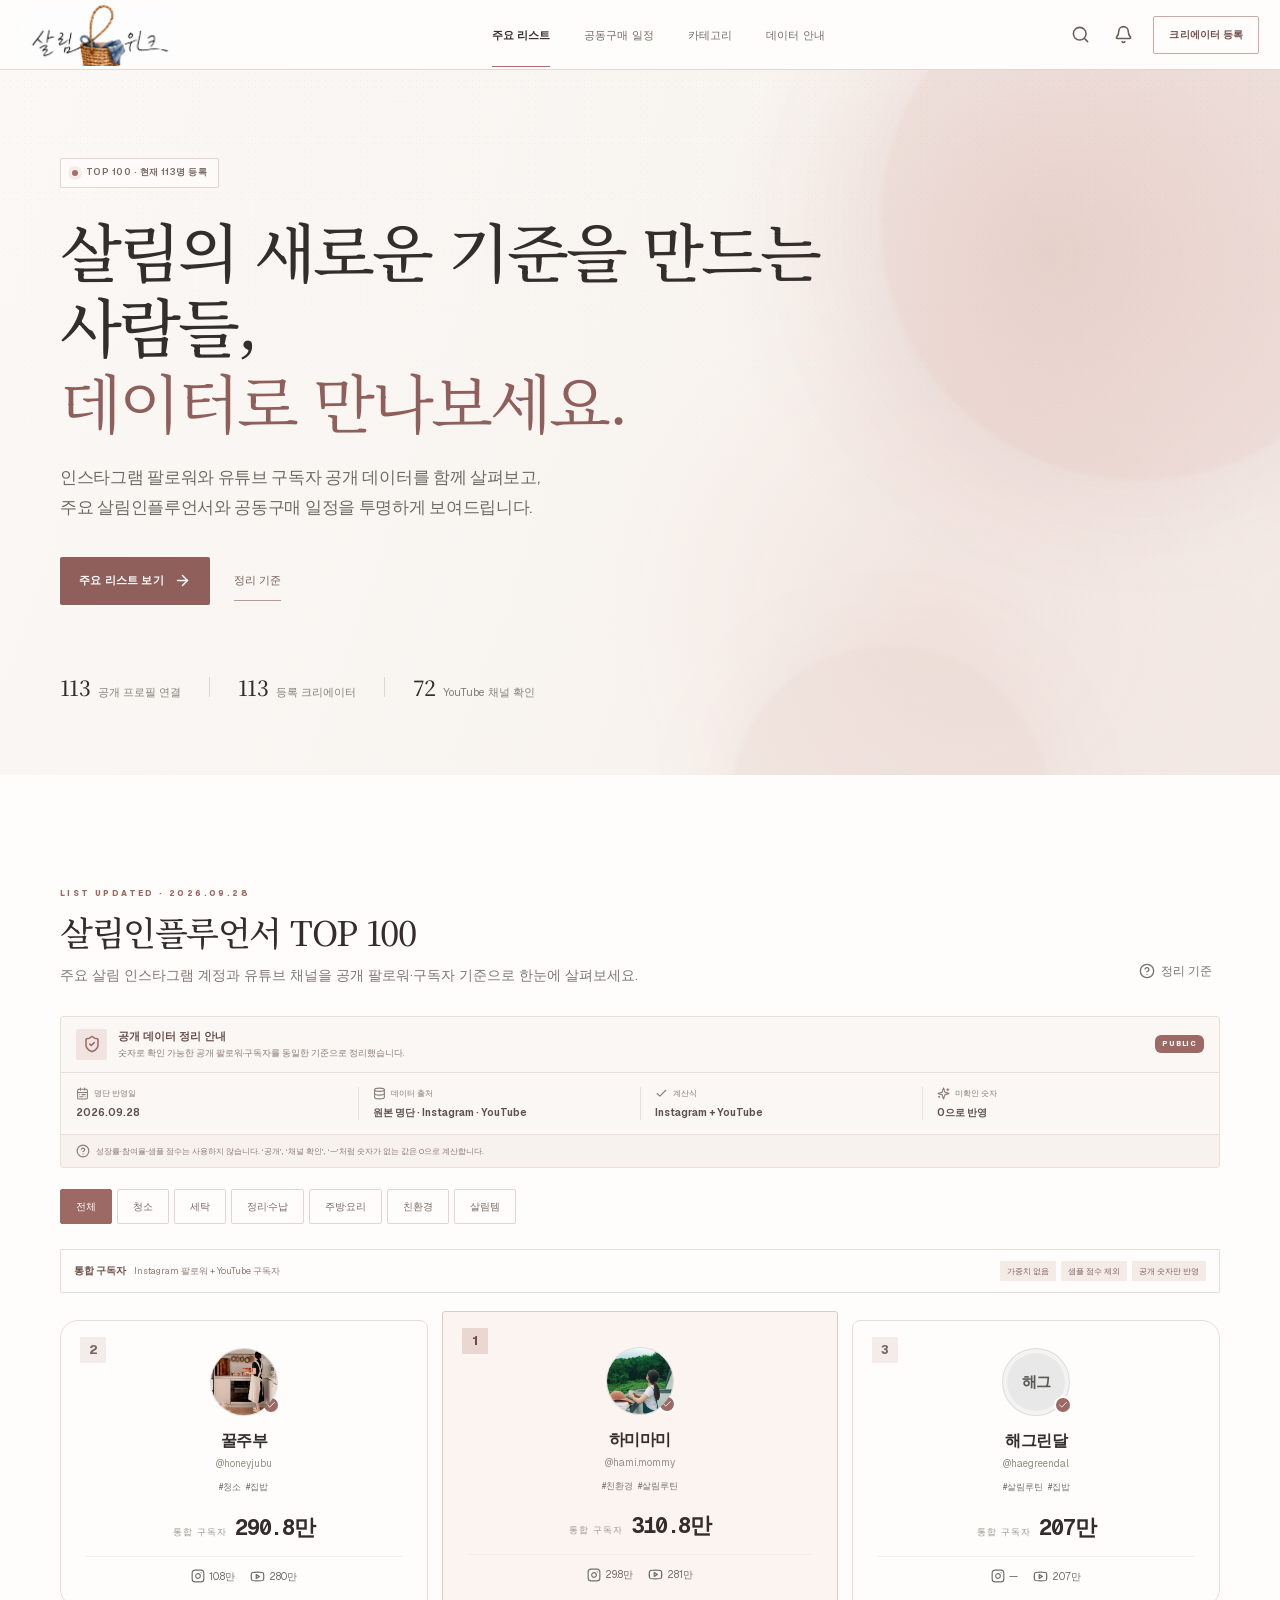
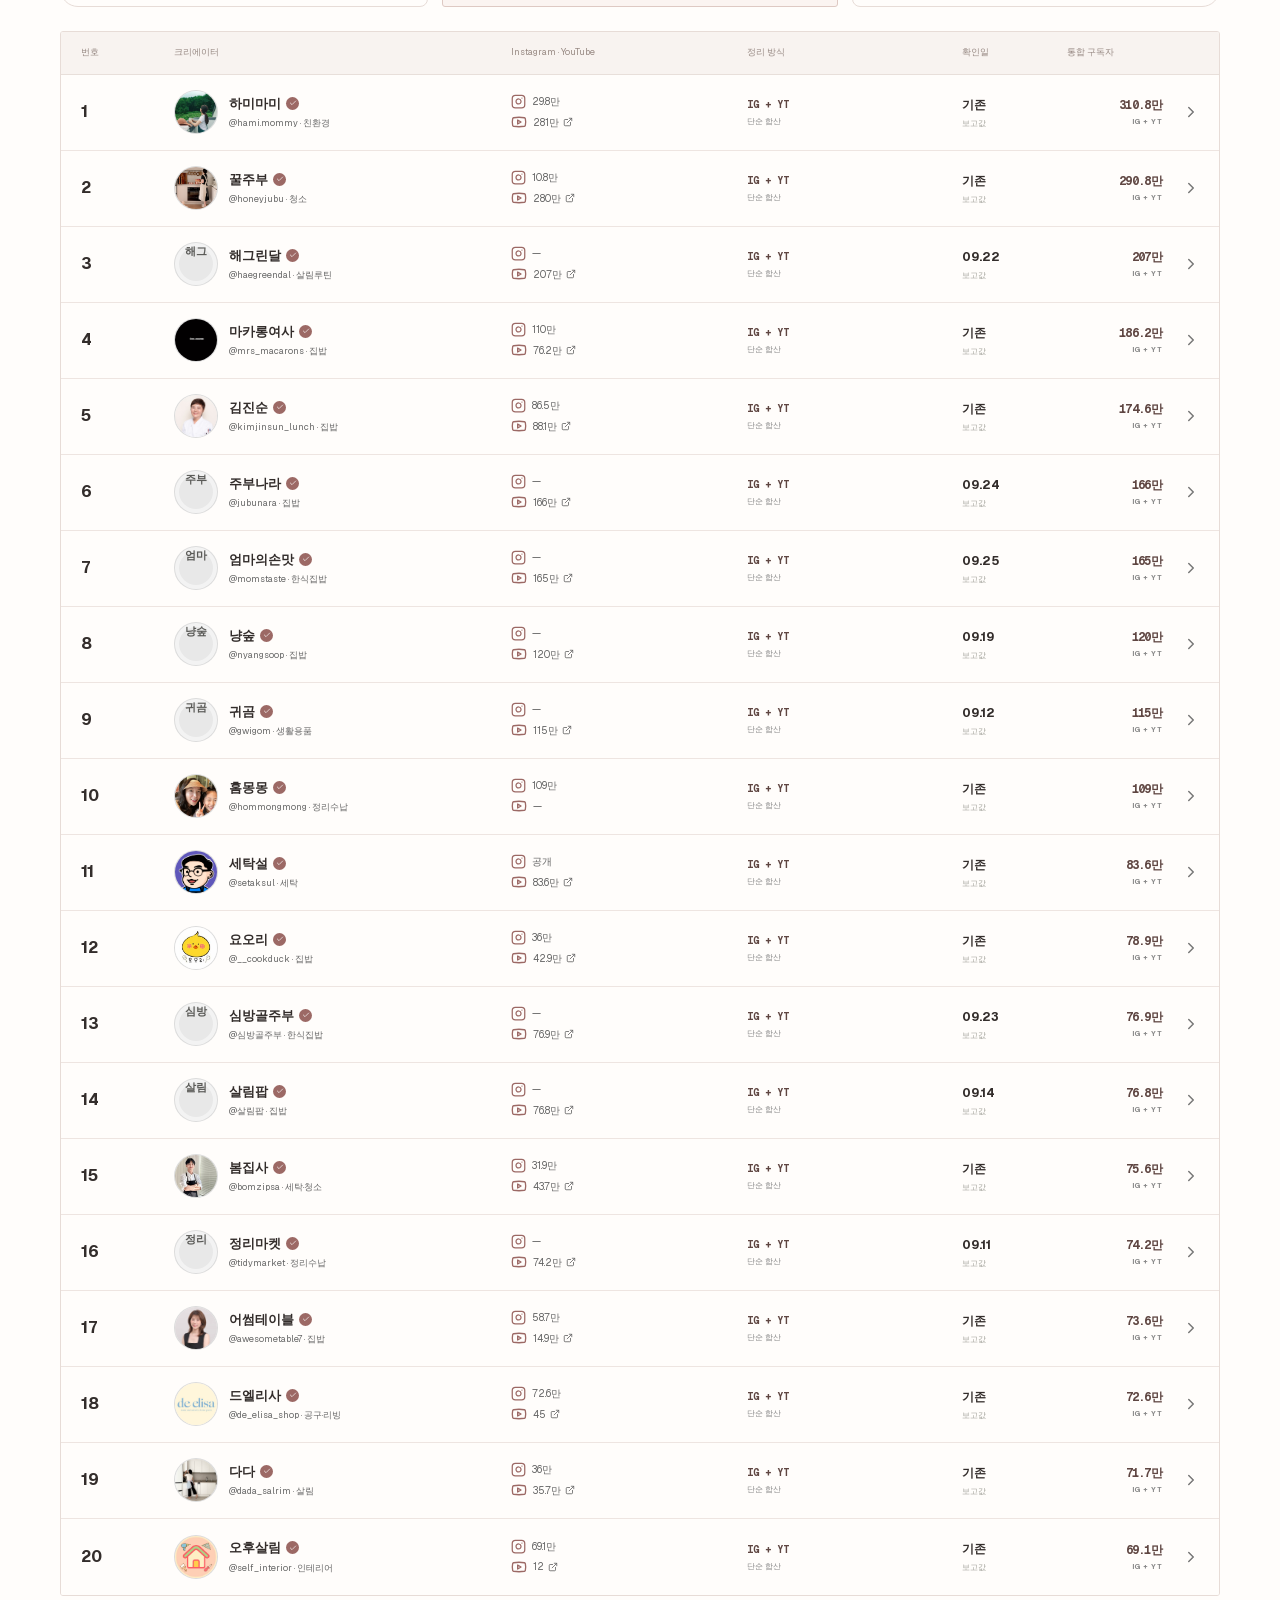
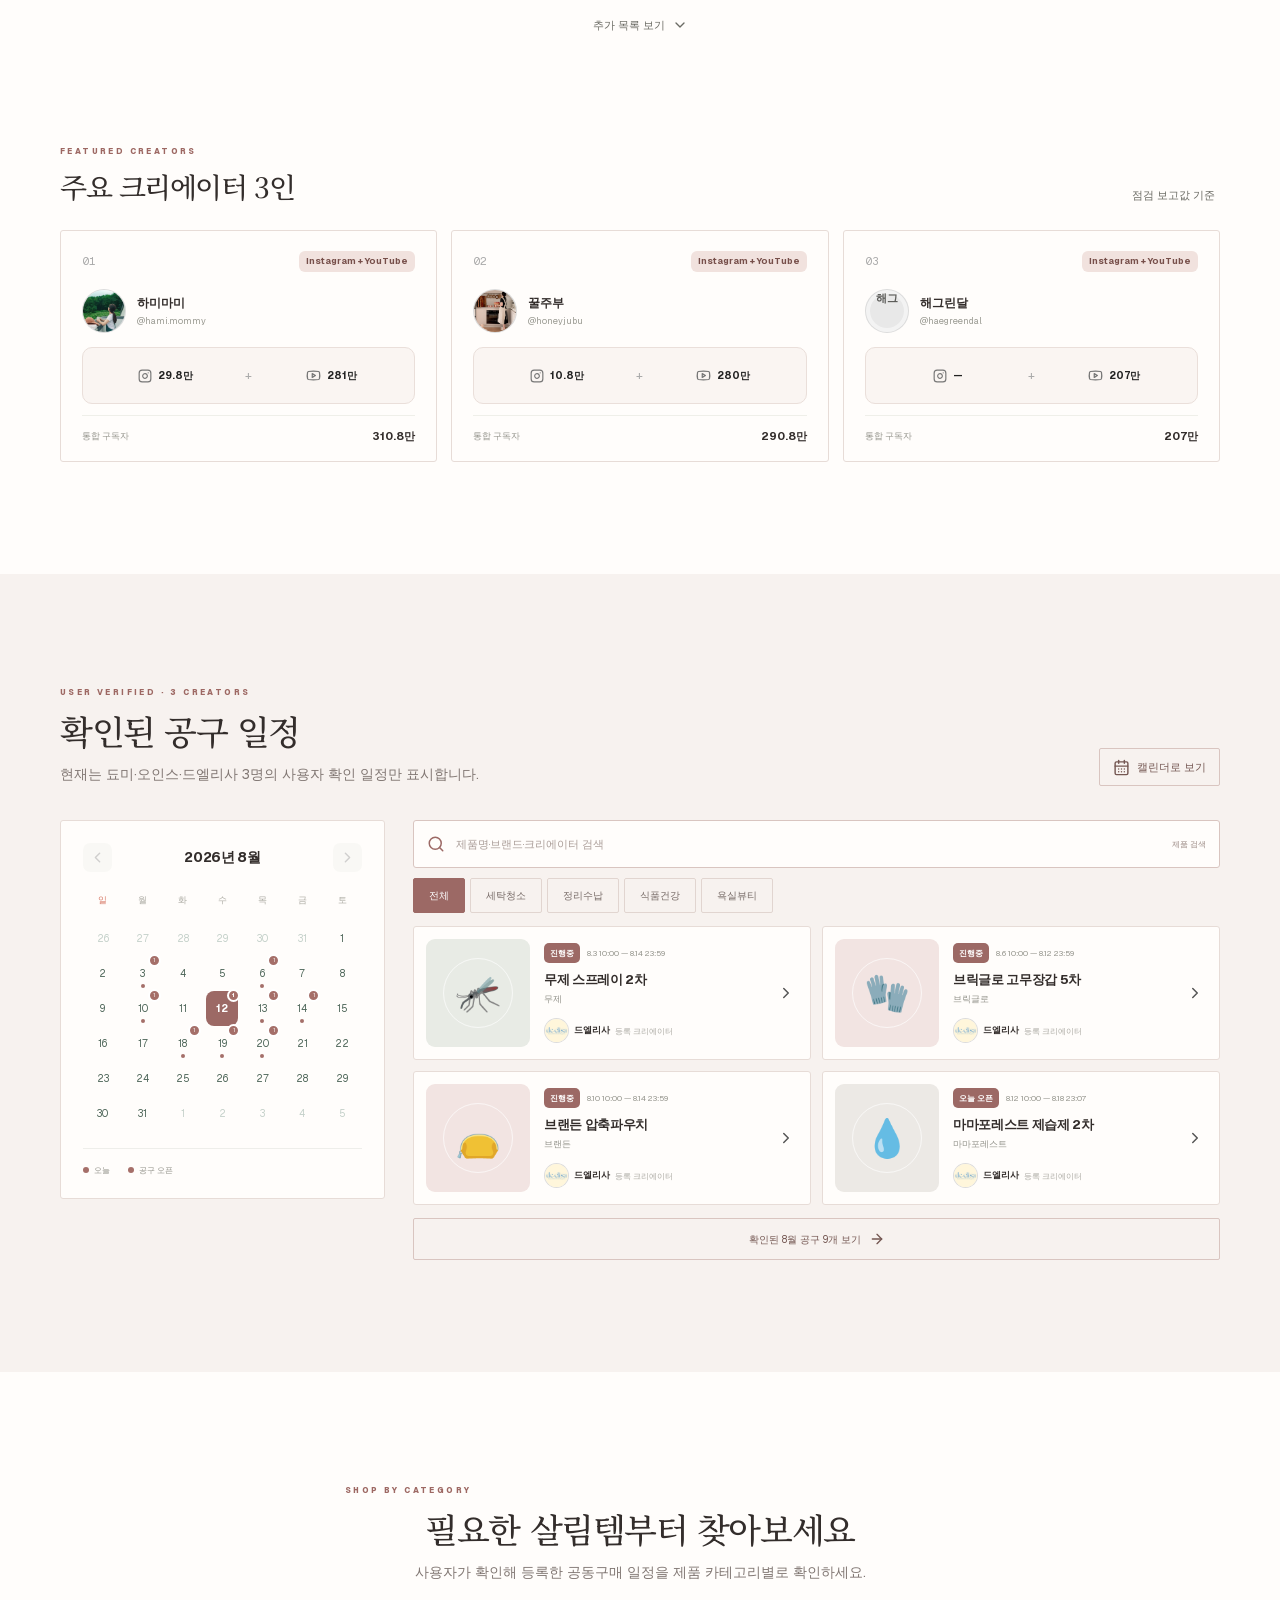
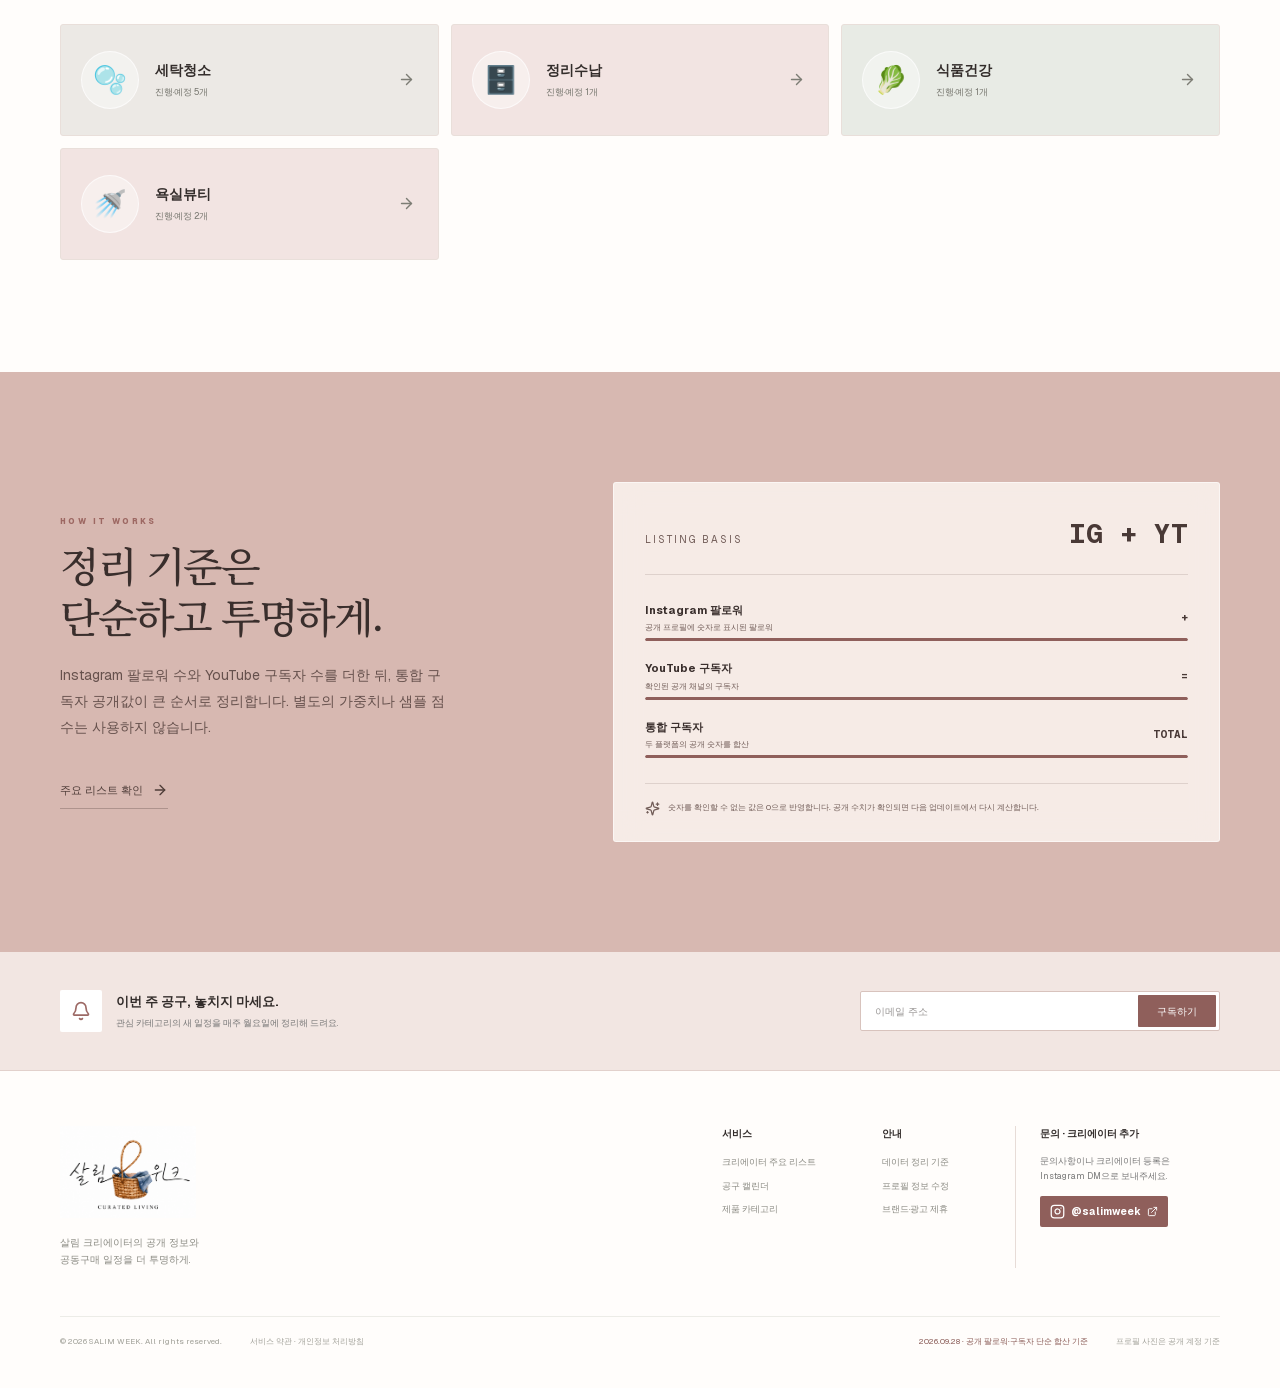
<file: index.html>
<!DOCTYPE html><html lang="ko"><head><meta charSet="utf-8"/><meta name="viewport" content="width=device-width, initial-scale=1"/><link rel="preload" href="/_next/static/media/797e433ab948586e-s.p.08e28id.o-okb.woff2" as="font" crossorigin="" type="font/woff2"/><link rel="preload" href="/_next/static/media/caa3a2e1cccd8315-s.p.09~u27dqhyhd6.woff2" as="font" crossorigin="" type="font/woff2"/><link rel="preload" as="image" href="/salimweek-logo.png"/><link rel="preload" as="image" href="/profiles/honeyjubu.jpg" referrerPolicy="no-referrer"/><link rel="preload" as="image" href="/profiles/hami-mommy.jpg" referrerPolicy="no-referrer"/><link rel="preload" as="image" href="/profiles/setaksul.jpg" referrerPolicy="no-referrer"/><link rel="preload" as="image" href="/profiles/de_elisa_shop.jpg" referrerPolicy="no-referrer"/><link rel="preload" as="image" href="/profiles/dada_salrim.jpg" referrerPolicy="no-referrer"/><link rel="preload" as="image" href="/profiles/self_interior.jpg" referrerPolicy="no-referrer"/><link rel="preload" as="image" href="/profiles/lifegooditem.jpg" referrerPolicy="no-referrer"/><link rel="preload" as="image" href="/profiles/woorung2_life.jpg" referrerPolicy="no-referrer"/><link rel="stylesheet" href="/_next/static/chunks/0ht-nnu_ll24-.css" data-precedence="next"/><link rel="preload" as="script" fetchPriority="low" href="/_next/static/chunks/0upw9qoyw5n06.js"/><script src="/_next/static/chunks/0wvrrkses3o1t.js" async=""></script><script src="/_next/static/chunks/026-8_90s9~zo.js" async=""></script><script src="/_next/static/chunks/turbopack-11y2t907yqs06.js" async=""></script><script src="/_next/static/chunks/0fjr_u15~-7zi.js" async=""></script><script src="/_next/static/chunks/0hmvz-r0l84v4.js" async=""></script><script src="/_next/static/chunks/0enh8n3fh6ku6-top100-20260928.js" async=""></script><meta name="next-size-adjust" content=""/><title>살림위크 | 살림인플루언서 순위·공동구매 캘린더</title><meta name="description" content="인스타그램 팔로워와 유튜브 구독자를 합산한 살림인플루언서 순위와 살림 유튜버 순위, 살림 공동구매·인스타 공동구매 일정 및 공동구매 캘린더를 확인하세요."/><meta name="application-name" content="살림위크"/><link rel="author" href="https://salimweek.kr"/><meta name="author" content="살림위크"/><link rel="manifest" href="/manifest.webmanifest"/><meta name="keywords" content="살림 인플루언서,살림인플루언서,살림인플루언서 순위,살림 인플루언서 순위,살림 크리에이터,인플루언서 랭킹,공동구매,공구 일정,공동구매 일정,공동구매일정,공동구매 캘린더,공동구매캘린더,살림 공동구매,인스타 공동구매,살림 유튜버 순위,살림 인스타 순위,살림 인스타그램 순위,살림 인스타 계정,살림 인스타그램 계정,살림 인플루언서 랭킹,살림 유튜버 랭킹,인스타그램,유튜브,살림위크"/><meta name="creator" content="살림위크"/><meta name="publisher" content="살림위크"/><meta name="robots" content="index, follow"/><meta name="googlebot" content="index, follow, max-video-preview:-1, max-image-preview:large, max-snippet:-1"/><meta name="category" content="lifestyle"/><link rel="canonical" href="https://salimweek.kr"/><meta property="og:title" content="살림위크 | 살림인플루언서 순위·공동구매 캘린더"/><meta property="og:description" content="인스타그램 팔로워와 유튜브 구독자를 합산한 살림인플루언서 순위와 살림 유튜버 순위, 살림 공동구매·인스타 공동구매 일정 및 공동구매 캘린더를 확인하세요."/><meta property="og:url" content="https://salimweek.kr"/><meta property="og:site_name" content="살림위크"/><meta property="og:locale" content="ko_KR"/><meta property="og:image" content="https://salimweek.kr/salimweek-logo.png"/><meta property="og:image:width" content="1280"/><meta property="og:image:height" content="1280"/><meta property="og:image:alt" content="살림위크 — Curated Living"/><meta property="og:type" content="website"/><meta name="twitter:card" content="summary_large_image"/><meta name="twitter:title" content="살림위크 | 살림인플루언서 순위·공동구매 캘린더"/><meta name="twitter:description" content="인스타그램 팔로워와 유튜브 구독자를 합산한 살림인플루언서 순위와 살림 유튜버 순위, 살림 공동구매·인스타 공동구매 일정 및 공동구매 캘린더를 확인하세요."/><meta name="twitter:image" content="https://salimweek.kr/salimweek-logo.png"/><link rel="shortcut icon" href="/favicon-64x64.png?v=20260909"/><link rel="icon" href="/favicon-64x64.png?v=20260909" type="image/png" sizes="64x64"/><link rel="apple-touch-icon" href="/favicon-64x64.png?v=20260909"/><script src="/_next/static/chunks/03~yq9q893hmn.js" noModule=""></script></head><body class="geist_a71539c9-module__T19VSG__variable geist_mono_8d43a2aa-module__8Li5zG__variable antialiased"><div hidden=""><!--$--><!--/$--></div><script type="application/ld+json">{"@context":"https://schema.org","@graph":[{"@type":"Organization","@id":"https://salimweek.kr/#organization","name":"살림위크","url":"https://salimweek.kr","logo":"https://salimweek.kr/salimweek-logo.png","sameAs":["https://www.instagram.com/salimweek/"]},{"@type":"WebSite","@id":"https://salimweek.kr/#website","url":"https://salimweek.kr","name":"살림위크","description":"인스타그램 팔로워와 유튜브 구독자를 합산한 살림인플루언서 순위와 살림 유튜버 순위, 살림 공동구매·인스타 공동구매 일정 및 공동구매 캘린더를 확인하세요.","inLanguage":"ko-KR","publisher":{"@id":"https://salimweek.kr/#organization"}}]}</script><main><header class="site-header"><div class="header-inner"><button class="brand" aria-label="살림위크 홈"><span class="brand-logo-crop" aria-hidden="true"><img alt="" width="180" height="180" decoding="async" data-nimg="1" class="brand-logo-image" style="color:transparent" src="/salimweek-logo.png"/></span></button><nav class="" aria-label="주요 메뉴"><button class="nav-active">주요 리스트</button><button>공동구매 일정</button><button>카테고리</button><button>데이터 안내</button></nav><div class="header-actions"><button class="icon-button" aria-label="검색"><svg xmlns="http://www.w3.org/2000/svg" width="19" height="19" viewBox="0 0 24 24" fill="none" stroke="currentColor" stroke-width="2" stroke-linecap="round" stroke-linejoin="round" class="lucide lucide-search"><circle cx="11" cy="11" r="8"></circle><path d="m21 21-4.3-4.3"></path></svg></button><button class="icon-button " aria-label="알림"><svg xmlns="http://www.w3.org/2000/svg" width="19" height="19" viewBox="0 0 24 24" fill="none" stroke="currentColor" stroke-width="2" stroke-linecap="round" stroke-linejoin="round" class="lucide lucide-bell"><path d="M10.268 21a2 2 0 0 0 3.464 0"></path><path d="M3.262 15.326A1 1 0 0 0 4 17h16a1 1 0 0 0 .74-1.673C19.41 13.956 18 12.499 18 8A6 6 0 0 0 6 8c0 4.499-1.411 5.956-2.738 7.326"></path></svg></button><a class="outline-button desktop-only" href="https://www.instagram.com/salimweek/" target="_blank" rel="noreferrer">크리에이터 등록</a><button class="menu-button" aria-label="메뉴"><svg xmlns="http://www.w3.org/2000/svg" width="21" height="21" viewBox="0 0 24 24" fill="none" stroke="currentColor" stroke-width="2" stroke-linecap="round" stroke-linejoin="round" class="lucide lucide-menu"><line x1="4" x2="20" y1="12" y2="12"></line><line x1="4" x2="20" y1="6" y2="6"></line><line x1="4" x2="20" y1="18" y2="18"></line></svg></button></div></div></header><section class="hero" id="top"><div class="hero-orb orb-one"></div><div class="hero-orb orb-two"></div><div class="container hero-inner"><div class="eyebrow"><span class="live-dot"></span> TOP 100 · 현재 113명 등록</div><h1>살림의 새로운 기준을 만드는 사람들,<br/><em>데이터로 만나보세요.</em></h1><p>인스타그램 팔로워와 유튜브 구독자 공개 데이터를 함께 살펴보고,<br class="desktop-only"/> 주요 살림인플루언서와 공동구매 일정을 투명하게 보여드립니다.</p><div class="hero-actions"><button class="primary-button">주요 리스트 보기 <svg xmlns="http://www.w3.org/2000/svg" width="17" height="17" viewBox="0 0 24 24" fill="none" stroke="currentColor" stroke-width="2" stroke-linecap="round" stroke-linejoin="round" class="lucide lucide-arrow-right"><path d="M5 12h14"></path><path d="m12 5 7 7-7 7"></path></svg></button><button class="text-button">정리 기준</button></div><div class="hero-stats" aria-label="서비스 현황"><div><strong>113</strong><span>공개 프로필 연결</span></div><i></i><div><strong>113</strong><span>등록 크리에이터</span></div><i></i><div><strong>72</strong><span>YouTube 채널 확인</span></div></div></div></section><section class="section ranking-section" id="ranking"><div class="container"><div class="section-head"><div><span class="section-kicker">LIST UPDATED · 2026.09.28</span><h2>살림인플루언서 TOP 100</h2><p>주요 살림 인스타그램 계정과 유튜브 채널을 공개 팔로워·구독자 기준으로 한눈에 살펴보세요.</p></div><button class="method-link"><svg xmlns="http://www.w3.org/2000/svg" width="16" height="16" viewBox="0 0 24 24" fill="none" stroke="currentColor" stroke-width="2" stroke-linecap="round" stroke-linejoin="round" class="lucide lucide-circle-help"><circle cx="12" cy="12" r="10"></circle><path d="M9.09 9a3 3 0 0 1 5.83 1c0 2-3 3-3 3"></path><path d="M12 17h.01"></path></svg> 정리 기준</button></div><aside class="ranking-trust-panel" aria-label="공개 데이터 안내"><div class="trust-summary"><span class="trust-icon"><svg xmlns="http://www.w3.org/2000/svg" width="18" height="18" viewBox="0 0 24 24" fill="none" stroke="currentColor" stroke-width="2" stroke-linecap="round" stroke-linejoin="round" class="lucide lucide-shield-check"><path d="M20 13c0 5-3.5 7.5-7.66 8.95a1 1 0 0 1-.67-.01C7.5 20.5 4 18 4 13V6a1 1 0 0 1 1-1c2 0 4.5-1.2 6.24-2.72a1.17 1.17 0 0 1 1.52 0C14.51 3.81 17 5 19 5a1 1 0 0 1 1 1z"></path><path d="m9 12 2 2 4-4"></path></svg></span><span><b>공개 데이터 정리 안내</b><small>숫자로 확인 가능한 공개 팔로워·구독자를 동일한 기준으로 정리했습니다.</small></span><i>PUBLIC</i></div><dl class="trust-metrics"><div><dt><svg xmlns="http://www.w3.org/2000/svg" width="13" height="13" viewBox="0 0 24 24" fill="none" stroke="currentColor" stroke-width="2" stroke-linecap="round" stroke-linejoin="round" class="lucide lucide-calendar-range"><rect width="18" height="18" x="3" y="4" rx="2"></rect><path d="M16 2v4"></path><path d="M3 10h18"></path><path d="M8 2v4"></path><path d="M17 14h-6"></path><path d="M13 18H7"></path><path d="M7 14h.01"></path><path d="M17 18h.01"></path></svg> 명단 반영일</dt><dd>2026.09.28</dd></div><div><dt><svg xmlns="http://www.w3.org/2000/svg" width="13" height="13" viewBox="0 0 24 24" fill="none" stroke="currentColor" stroke-width="2" stroke-linecap="round" stroke-linejoin="round" class="lucide lucide-database"><ellipse cx="12" cy="5" rx="9" ry="3"></ellipse><path d="M3 5V19A9 3 0 0 0 21 19V5"></path><path d="M3 12A9 3 0 0 0 21 12"></path></svg> 데이터 출처</dt><dd>원본 명단 · Instagram · YouTube</dd></div><div><dt><svg xmlns="http://www.w3.org/2000/svg" width="13" height="13" viewBox="0 0 24 24" fill="none" stroke="currentColor" stroke-width="2" stroke-linecap="round" stroke-linejoin="round" class="lucide lucide-check"><path d="M20 6 9 17l-5-5"></path></svg> 계산식</dt><dd>Instagram + YouTube</dd></div><div><dt><svg xmlns="http://www.w3.org/2000/svg" width="13" height="13" viewBox="0 0 24 24" fill="none" stroke="currentColor" stroke-width="2" stroke-linecap="round" stroke-linejoin="round" class="lucide lucide-sparkles"><path d="M9.937 15.5A2 2 0 0 0 8.5 14.063l-6.135-1.582a.5.5 0 0 1 0-.962L8.5 9.936A2 2 0 0 0 9.937 8.5l1.582-6.135a.5.5 0 0 1 .963 0L14.063 8.5A2 2 0 0 0 15.5 9.937l6.135 1.581a.5.5 0 0 1 0 .964L15.5 14.063a2 2 0 0 0-1.437 1.437l-1.582 6.135a.5.5 0 0 1-.963 0z"></path><path d="M20 3v4"></path><path d="M22 5h-4"></path><path d="M4 17v2"></path><path d="M5 18H3"></path></svg> 미확인 숫자</dt><dd>0으로 반영</dd></div></dl><p class="trust-footnote"><svg xmlns="http://www.w3.org/2000/svg" width="14" height="14" viewBox="0 0 24 24" fill="none" stroke="currentColor" stroke-width="2" stroke-linecap="round" stroke-linejoin="round" class="lucide lucide-circle-help"><circle cx="12" cy="12" r="10"></circle><path d="M9.09 9a3 3 0 0 1 5.83 1c0 2-3 3-3 3"></path><path d="M12 17h.01"></path></svg> 성장률·참여율·샘플 점수는 사용하지 않습니다. ‘공개’, ‘채널 확인’, ‘—’처럼 숫자가 없는 값은 0으로 계산합니다.</p></aside><div class="category-tabs" role="tablist" aria-label="크리에이터 카테고리"><button class="active">전체</button><button class="">청소</button><button class="">세탁</button><button class="">정리·수납</button><button class="">주방·요리</button><button class="">친환경</button><button class="">살림템</button></div><div class="index-guide"><span><b>통합 구독자</b> Instagram 팔로워 + YouTube 구독자</span><div><i>가중치 없음</i><i>샘플 점수 제외</i><i>공개 숫자만 반영</i></div></div><div class="podium-grid"><a class="podium-card rank-2" href="https://www.instagram.com/honeyjubu/" target="_blank" rel="noreferrer" aria-label="꿀주부 Instagram 열기"><span class="podium-rank">2</span><div class="podium-profile"><span class="avatar avatar-large avatar-honey" aria-hidden="true"><span>HJ</span><img src="/profiles/honeyjubu.jpg" alt="" loading="eager" referrerPolicy="no-referrer"/></span><span class="verified"><svg xmlns="http://www.w3.org/2000/svg" width="10" height="10" viewBox="0 0 24 24" fill="none" stroke="currentColor" stroke-width="2" stroke-linecap="round" stroke-linejoin="round" class="lucide lucide-check"><path d="M20 6 9 17l-5-5"></path></svg></span></div><strong>꿀주부</strong><span class="handle">@honeyjubu</span><div class="podium-tags"><span>#<!-- -->청소</span><span>#<!-- -->집밥</span></div><div class="podium-score"><span>통합 구독자</span><b>290.8만</b></div><div class="platform-scores"><span><svg xmlns="http://www.w3.org/2000/svg" width="14" height="14" viewBox="0 0 24 24" fill="none" stroke="currentColor" stroke-width="2" stroke-linecap="round" stroke-linejoin="round" class="lucide lucide-instagram"><rect width="20" height="20" x="2" y="2" rx="5" ry="5"></rect><path d="M16 11.37A4 4 0 1 1 12.63 8 4 4 0 0 1 16 11.37z"></path><line x1="17.5" x2="17.51" y1="6.5" y2="6.5"></line></svg> <!-- -->10.8만</span><span><svg xmlns="http://www.w3.org/2000/svg" width="15" height="15" viewBox="0 0 24 24" fill="none" stroke="currentColor" stroke-width="2" stroke-linecap="round" stroke-linejoin="round" class="lucide lucide-youtube"><path d="M2.5 17a24.12 24.12 0 0 1 0-10 2 2 0 0 1 1.4-1.4 49.56 49.56 0 0 1 16.2 0A2 2 0 0 1 21.5 7a24.12 24.12 0 0 1 0 10 2 2 0 0 1-1.4 1.4 49.55 49.55 0 0 1-16.2 0A2 2 0 0 1 2.5 17"></path><path d="m10 15 5-3-5-3z"></path></svg> <!-- -->280만</span></div></a><a class="podium-card rank-1" href="https://www.instagram.com/hami.mommy/" target="_blank" rel="noreferrer" aria-label="하미마미 Instagram 열기"><span class="podium-rank">1</span><div class="podium-profile"><span class="avatar avatar-large avatar-sage" aria-hidden="true"><span>HM</span><img src="/profiles/hami-mommy.jpg" alt="" loading="eager" referrerPolicy="no-referrer"/></span><span class="verified"><svg xmlns="http://www.w3.org/2000/svg" width="10" height="10" viewBox="0 0 24 24" fill="none" stroke="currentColor" stroke-width="2" stroke-linecap="round" stroke-linejoin="round" class="lucide lucide-check"><path d="M20 6 9 17l-5-5"></path></svg></span></div><strong>하미마미</strong><span class="handle">@hami.mommy</span><div class="podium-tags"><span>#<!-- -->친환경</span><span>#<!-- -->살림루틴</span></div><div class="podium-score"><span>통합 구독자</span><b>310.8만</b></div><div class="platform-scores"><span><svg xmlns="http://www.w3.org/2000/svg" width="14" height="14" viewBox="0 0 24 24" fill="none" stroke="currentColor" stroke-width="2" stroke-linecap="round" stroke-linejoin="round" class="lucide lucide-instagram"><rect width="20" height="20" x="2" y="2" rx="5" ry="5"></rect><path d="M16 11.37A4 4 0 1 1 12.63 8 4 4 0 0 1 16 11.37z"></path><line x1="17.5" x2="17.51" y1="6.5" y2="6.5"></line></svg> <!-- -->29.8만</span><span><svg xmlns="http://www.w3.org/2000/svg" width="15" height="15" viewBox="0 0 24 24" fill="none" stroke="currentColor" stroke-width="2" stroke-linecap="round" stroke-linejoin="round" class="lucide lucide-youtube"><path d="M2.5 17a24.12 24.12 0 0 1 0-10 2 2 0 0 1 1.4-1.4 49.56 49.56 0 0 1 16.2 0A2 2 0 0 1 21.5 7a24.12 24.12 0 0 1 0 10 2 2 0 0 1-1.4 1.4 49.55 49.55 0 0 1-16.2 0A2 2 0 0 1 2.5 17"></path><path d="m10 15 5-3-5-3z"></path></svg> <!-- -->281만</span></div></a><a class="podium-card rank-3" href="https://www.youtube.com/@haegreendal" target="_blank" rel="noreferrer" aria-label="해그린달 YouTube 열기"><span class="podium-rank">3</span><div class="podium-profile"><span class="avatar avatar-large avatar-sage" aria-hidden="true"><span>해그</span></span><span class="verified"><svg xmlns="http://www.w3.org/2000/svg" width="10" height="10" viewBox="0 0 24 24" fill="none" stroke="currentColor" stroke-width="2" stroke-linecap="round" stroke-linejoin="round" class="lucide lucide-check"><path d="M20 6 9 17l-5-5"></path></svg></span></div><strong>해그린달</strong><span class="handle">@haegreendal</span><div class="podium-tags"><span>#<!-- -->살림루틴</span><span>#<!-- -->집밥</span></div><div class="podium-score"><span>통합 구독자</span><b>207만</b></div><div class="platform-scores"><span><svg xmlns="http://www.w3.org/2000/svg" width="14" height="14" viewBox="0 0 24 24" fill="none" stroke="currentColor" stroke-width="2" stroke-linecap="round" stroke-linejoin="round" class="lucide lucide-instagram"><rect width="20" height="20" x="2" y="2" rx="5" ry="5"></rect><path d="M16 11.37A4 4 0 1 1 12.63 8 4 4 0 0 1 16 11.37z"></path><line x1="17.5" x2="17.51" y1="6.5" y2="6.5"></line></svg> <!-- -->—</span><span><svg xmlns="http://www.w3.org/2000/svg" width="15" height="15" viewBox="0 0 24 24" fill="none" stroke="currentColor" stroke-width="2" stroke-linecap="round" stroke-linejoin="round" class="lucide lucide-youtube"><path d="M2.5 17a24.12 24.12 0 0 1 0-10 2 2 0 0 1 1.4-1.4 49.56 49.56 0 0 1 16.2 0A2 2 0 0 1 21.5 7a24.12 24.12 0 0 1 0 10 2 2 0 0 1-1.4 1.4 49.55 49.55 0 0 1-16.2 0A2 2 0 0 1 2.5 17"></path><path d="m10 15 5-3-5-3z"></path></svg> <!-- -->207만</span></div></a></div><div class="ranking-table-wrap"><div class="ranking-table-head"><span>번호</span><span>크리에이터</span><span>Instagram · YouTube</span><span>정리 방식</span><span>확인일</span><span>통합 구독자</span><span></span></div><div class="ranking-list"><div class="ranking-row"><div class="rank-cell"><strong>1</strong></div><a class="creator-cell" href="https://www.instagram.com/hami.mommy/" target="_blank" rel="noreferrer" aria-label="하미마미 Instagram 열기"><span class="avatar avatar-medium avatar-sage" aria-hidden="true"><span>HM</span><img src="/profiles/hami-mommy.jpg" alt="" loading="eager" referrerPolicy="no-referrer"/></span><span><b>하미마미<i class="tiny-check"><svg xmlns="http://www.w3.org/2000/svg" width="8" height="8" viewBox="0 0 24 24" fill="none" stroke="currentColor" stroke-width="2" stroke-linecap="round" stroke-linejoin="round" class="lucide lucide-check"><path d="M20 6 9 17l-5-5"></path></svg></i></b><small>@hami.mommy<!-- --> · <!-- -->친환경</small></span></a><div class="sns-cell"><span><svg xmlns="http://www.w3.org/2000/svg" width="15" height="15" viewBox="0 0 24 24" fill="none" stroke="currentColor" stroke-width="2" stroke-linecap="round" stroke-linejoin="round" class="lucide lucide-instagram"><rect width="20" height="20" x="2" y="2" rx="5" ry="5"></rect><path d="M16 11.37A4 4 0 1 1 12.63 8 4 4 0 0 1 16 11.37z"></path><line x1="17.5" x2="17.51" y1="6.5" y2="6.5"></line></svg> <!-- -->29.8만</span><a href="https://www.youtube.com/@hamimommy" target="_blank" rel="noreferrer" aria-label="하미마미 유튜브 열기"><svg xmlns="http://www.w3.org/2000/svg" width="16" height="16" viewBox="0 0 24 24" fill="none" stroke="currentColor" stroke-width="2" stroke-linecap="round" stroke-linejoin="round" class="lucide lucide-youtube"><path d="M2.5 17a24.12 24.12 0 0 1 0-10 2 2 0 0 1 1.4-1.4 49.56 49.56 0 0 1 16.2 0A2 2 0 0 1 21.5 7a24.12 24.12 0 0 1 0 10 2 2 0 0 1-1.4 1.4 49.55 49.55 0 0 1-16.2 0A2 2 0 0 1 2.5 17"></path><path d="m10 15 5-3-5-3z"></path></svg> <!-- -->281만<!-- --> <svg xmlns="http://www.w3.org/2000/svg" width="10" height="10" viewBox="0 0 24 24" fill="none" stroke="currentColor" stroke-width="2" stroke-linecap="round" stroke-linejoin="round" class="lucide lucide-external-link"><path d="M15 3h6v6"></path><path d="M10 14 21 3"></path><path d="M18 13v6a2 2 0 0 1-2 2H5a2 2 0 0 1-2-2V8a2 2 0 0 1 2-2h6"></path></svg></a></div><div class="growth-cell basis-cell"><b>IG + YT</b><span>단순 합산</span></div><div class="engagement-cell"><b>기존</b><span>보고값</span></div><div class="score-cell"><span class="audience-total audience-total-compact" title="합계 3,108,000명"><b>310.8만</b><small>IG + YT</small></span></div><button class="row-detail-button" aria-label="하미마미 상세 정보"><svg xmlns="http://www.w3.org/2000/svg" width="18" height="18" viewBox="0 0 24 24" fill="none" stroke="currentColor" stroke-width="2" stroke-linecap="round" stroke-linejoin="round" class="lucide lucide-chevron-right row-arrow"><path d="m9 18 6-6-6-6"></path></svg></button></div><div class="ranking-row"><div class="rank-cell"><strong>2</strong></div><a class="creator-cell" href="https://www.instagram.com/honeyjubu/" target="_blank" rel="noreferrer" aria-label="꿀주부 Instagram 열기"><span class="avatar avatar-medium avatar-honey" aria-hidden="true"><span>HJ</span><img src="/profiles/honeyjubu.jpg" alt="" loading="eager" referrerPolicy="no-referrer"/></span><span><b>꿀주부<i class="tiny-check"><svg xmlns="http://www.w3.org/2000/svg" width="8" height="8" viewBox="0 0 24 24" fill="none" stroke="currentColor" stroke-width="2" stroke-linecap="round" stroke-linejoin="round" class="lucide lucide-check"><path d="M20 6 9 17l-5-5"></path></svg></i></b><small>@honeyjubu<!-- --> · <!-- -->청소</small></span></a><div class="sns-cell"><span><svg xmlns="http://www.w3.org/2000/svg" width="15" height="15" viewBox="0 0 24 24" fill="none" stroke="currentColor" stroke-width="2" stroke-linecap="round" stroke-linejoin="round" class="lucide lucide-instagram"><rect width="20" height="20" x="2" y="2" rx="5" ry="5"></rect><path d="M16 11.37A4 4 0 1 1 12.63 8 4 4 0 0 1 16 11.37z"></path><line x1="17.5" x2="17.51" y1="6.5" y2="6.5"></line></svg> <!-- -->10.8만</span><a href="https://www.youtube.com/@Honeyjubu" target="_blank" rel="noreferrer" aria-label="꿀주부 유튜브 열기"><svg xmlns="http://www.w3.org/2000/svg" width="16" height="16" viewBox="0 0 24 24" fill="none" stroke="currentColor" stroke-width="2" stroke-linecap="round" stroke-linejoin="round" class="lucide lucide-youtube"><path d="M2.5 17a24.12 24.12 0 0 1 0-10 2 2 0 0 1 1.4-1.4 49.56 49.56 0 0 1 16.2 0A2 2 0 0 1 21.5 7a24.12 24.12 0 0 1 0 10 2 2 0 0 1-1.4 1.4 49.55 49.55 0 0 1-16.2 0A2 2 0 0 1 2.5 17"></path><path d="m10 15 5-3-5-3z"></path></svg> <!-- -->280만<!-- --> <svg xmlns="http://www.w3.org/2000/svg" width="10" height="10" viewBox="0 0 24 24" fill="none" stroke="currentColor" stroke-width="2" stroke-linecap="round" stroke-linejoin="round" class="lucide lucide-external-link"><path d="M15 3h6v6"></path><path d="M10 14 21 3"></path><path d="M18 13v6a2 2 0 0 1-2 2H5a2 2 0 0 1-2-2V8a2 2 0 0 1 2-2h6"></path></svg></a></div><div class="growth-cell basis-cell"><b>IG + YT</b><span>단순 합산</span></div><div class="engagement-cell"><b>기존</b><span>보고값</span></div><div class="score-cell"><span class="audience-total audience-total-compact" title="합계 2,908,000명"><b>290.8만</b><small>IG + YT</small></span></div><button class="row-detail-button" aria-label="꿀주부 상세 정보"><svg xmlns="http://www.w3.org/2000/svg" width="18" height="18" viewBox="0 0 24 24" fill="none" stroke="currentColor" stroke-width="2" stroke-linecap="round" stroke-linejoin="round" class="lucide lucide-chevron-right row-arrow"><path d="m9 18 6-6-6-6"></path></svg></button></div><div class="ranking-row"><div class="rank-cell"><strong>3</strong></div><a class="creator-cell" href="https://www.youtube.com/@haegreendal" target="_blank" rel="noreferrer" aria-label="해그린달 YouTube 열기"><span class="avatar avatar-medium avatar-sage" aria-hidden="true"><span>해그</span></span><span><b>해그린달<i class="tiny-check"><svg xmlns="http://www.w3.org/2000/svg" width="8" height="8" viewBox="0 0 24 24" fill="none" stroke="currentColor" stroke-width="2" stroke-linecap="round" stroke-linejoin="round" class="lucide lucide-check"><path d="M20 6 9 17l-5-5"></path></svg></i></b><small>@haegreendal<!-- --> · <!-- -->살림루틴</small></span></a><div class="sns-cell"><span><svg xmlns="http://www.w3.org/2000/svg" width="15" height="15" viewBox="0 0 24 24" fill="none" stroke="currentColor" stroke-width="2" stroke-linecap="round" stroke-linejoin="round" class="lucide lucide-instagram"><rect width="20" height="20" x="2" y="2" rx="5" ry="5"></rect><path d="M16 11.37A4 4 0 1 1 12.63 8 4 4 0 0 1 16 11.37z"></path><line x1="17.5" x2="17.51" y1="6.5" y2="6.5"></line></svg> <!-- -->—</span><a href="https://www.youtube.com/@haegreendal" target="_blank" rel="noreferrer" aria-label="해그린달 유튜브 열기"><svg xmlns="http://www.w3.org/2000/svg" width="16" height="16" viewBox="0 0 24 24" fill="none" stroke="currentColor" stroke-width="2" stroke-linecap="round" stroke-linejoin="round" class="lucide lucide-youtube"><path d="M2.5 17a24.12 24.12 0 0 1 0-10 2 2 0 0 1 1.4-1.4 49.56 49.56 0 0 1 16.2 0A2 2 0 0 1 21.5 7a24.12 24.12 0 0 1 0 10 2 2 0 0 1-1.4 1.4 49.55 49.55 0 0 1-16.2 0A2 2 0 0 1 2.5 17"></path><path d="m10 15 5-3-5-3z"></path></svg> <!-- -->207만<!-- --> <svg xmlns="http://www.w3.org/2000/svg" width="10" height="10" viewBox="0 0 24 24" fill="none" stroke="currentColor" stroke-width="2" stroke-linecap="round" stroke-linejoin="round" class="lucide lucide-external-link"><path d="M15 3h6v6"></path><path d="M10 14 21 3"></path><path d="M18 13v6a2 2 0 0 1-2 2H5a2 2 0 0 1-2-2V8a2 2 0 0 1 2-2h6"></path></svg></a></div><div class="growth-cell basis-cell"><b>IG + YT</b><span>단순 합산</span></div><div class="engagement-cell"><b>09.22</b><span>보고값</span></div><div class="score-cell"><span class="audience-total audience-total-compact" title="합계 2,070,000명"><b>207만</b><small>IG + YT</small></span></div><button class="row-detail-button" aria-label="해그린달 상세 정보"><svg xmlns="http://www.w3.org/2000/svg" width="18" height="18" viewBox="0 0 24 24" fill="none" stroke="currentColor" stroke-width="2" stroke-linecap="round" stroke-linejoin="round" class="lucide lucide-chevron-right row-arrow"><path d="m9 18 6-6-6-6"></path></svg></button></div><div class="ranking-row"><div class="rank-cell"><strong>4</strong></div><a class="creator-cell" href="https://www.instagram.com/mrs_macarons/" target="_blank" rel="noreferrer" aria-label="마카롱여사 Instagram 열기"><span class="avatar avatar-medium avatar-honey" aria-hidden="true"><span>마카</span><img src="/profiles/mrs_macarons.jpg" alt="" loading="eager" referrerPolicy="no-referrer"/></span><span><b>마카롱여사<i class="tiny-check"><svg xmlns="http://www.w3.org/2000/svg" width="8" height="8" viewBox="0 0 24 24" fill="none" stroke="currentColor" stroke-width="2" stroke-linecap="round" stroke-linejoin="round" class="lucide lucide-check"><path d="M20 6 9 17l-5-5"></path></svg></i></b><small>@mrs_macarons<!-- --> · <!-- -->집밥</small></span></a><div class="sns-cell"><span><svg xmlns="http://www.w3.org/2000/svg" width="15" height="15" viewBox="0 0 24 24" fill="none" stroke="currentColor" stroke-width="2" stroke-linecap="round" stroke-linejoin="round" class="lucide lucide-instagram"><rect width="20" height="20" x="2" y="2" rx="5" ry="5"></rect><path d="M16 11.37A4 4 0 1 1 12.63 8 4 4 0 0 1 16 11.37z"></path><line x1="17.5" x2="17.51" y1="6.5" y2="6.5"></line></svg> <!-- -->110만</span><a href="https://www.youtube.com/@mrs_macarons" target="_blank" rel="noreferrer" aria-label="마카롱여사 유튜브 열기"><svg xmlns="http://www.w3.org/2000/svg" width="16" height="16" viewBox="0 0 24 24" fill="none" stroke="currentColor" stroke-width="2" stroke-linecap="round" stroke-linejoin="round" class="lucide lucide-youtube"><path d="M2.5 17a24.12 24.12 0 0 1 0-10 2 2 0 0 1 1.4-1.4 49.56 49.56 0 0 1 16.2 0A2 2 0 0 1 21.5 7a24.12 24.12 0 0 1 0 10 2 2 0 0 1-1.4 1.4 49.55 49.55 0 0 1-16.2 0A2 2 0 0 1 2.5 17"></path><path d="m10 15 5-3-5-3z"></path></svg> <!-- -->76.2만<!-- --> <svg xmlns="http://www.w3.org/2000/svg" width="10" height="10" viewBox="0 0 24 24" fill="none" stroke="currentColor" stroke-width="2" stroke-linecap="round" stroke-linejoin="round" class="lucide lucide-external-link"><path d="M15 3h6v6"></path><path d="M10 14 21 3"></path><path d="M18 13v6a2 2 0 0 1-2 2H5a2 2 0 0 1-2-2V8a2 2 0 0 1 2-2h6"></path></svg></a></div><div class="growth-cell basis-cell"><b>IG + YT</b><span>단순 합산</span></div><div class="engagement-cell"><b>기존</b><span>보고값</span></div><div class="score-cell"><span class="audience-total audience-total-compact" title="합계 1,862,000명"><b>186.2만</b><small>IG + YT</small></span></div><button class="row-detail-button" aria-label="마카롱여사 상세 정보"><svg xmlns="http://www.w3.org/2000/svg" width="18" height="18" viewBox="0 0 24 24" fill="none" stroke="currentColor" stroke-width="2" stroke-linecap="round" stroke-linejoin="round" class="lucide lucide-chevron-right row-arrow"><path d="m9 18 6-6-6-6"></path></svg></button></div><div class="ranking-row"><div class="rank-cell"><strong>5</strong></div><a class="creator-cell" href="https://www.instagram.com/kimjinsun_lunch/" target="_blank" rel="noreferrer" aria-label="김진순 Instagram 열기"><span class="avatar avatar-medium avatar-blue" aria-hidden="true"><span>김진</span><img src="/profiles/kimjinsun_lunch.jpg" alt="" loading="eager" referrerPolicy="no-referrer"/></span><span><b>김진순<i class="tiny-check"><svg xmlns="http://www.w3.org/2000/svg" width="8" height="8" viewBox="0 0 24 24" fill="none" stroke="currentColor" stroke-width="2" stroke-linecap="round" stroke-linejoin="round" class="lucide lucide-check"><path d="M20 6 9 17l-5-5"></path></svg></i></b><small>@kimjinsun_lunch<!-- --> · <!-- -->집밥</small></span></a><div class="sns-cell"><span><svg xmlns="http://www.w3.org/2000/svg" width="15" height="15" viewBox="0 0 24 24" fill="none" stroke="currentColor" stroke-width="2" stroke-linecap="round" stroke-linejoin="round" class="lucide lucide-instagram"><rect width="20" height="20" x="2" y="2" rx="5" ry="5"></rect><path d="M16 11.37A4 4 0 1 1 12.63 8 4 4 0 0 1 16 11.37z"></path><line x1="17.5" x2="17.51" y1="6.5" y2="6.5"></line></svg> <!-- -->86.5만</span><a href="https://www.youtube.com/@kimjinsun_lunch" target="_blank" rel="noreferrer" aria-label="김진순 유튜브 열기"><svg xmlns="http://www.w3.org/2000/svg" width="16" height="16" viewBox="0 0 24 24" fill="none" stroke="currentColor" stroke-width="2" stroke-linecap="round" stroke-linejoin="round" class="lucide lucide-youtube"><path d="M2.5 17a24.12 24.12 0 0 1 0-10 2 2 0 0 1 1.4-1.4 49.56 49.56 0 0 1 16.2 0A2 2 0 0 1 21.5 7a24.12 24.12 0 0 1 0 10 2 2 0 0 1-1.4 1.4 49.55 49.55 0 0 1-16.2 0A2 2 0 0 1 2.5 17"></path><path d="m10 15 5-3-5-3z"></path></svg> <!-- -->88.1만<!-- --> <svg xmlns="http://www.w3.org/2000/svg" width="10" height="10" viewBox="0 0 24 24" fill="none" stroke="currentColor" stroke-width="2" stroke-linecap="round" stroke-linejoin="round" class="lucide lucide-external-link"><path d="M15 3h6v6"></path><path d="M10 14 21 3"></path><path d="M18 13v6a2 2 0 0 1-2 2H5a2 2 0 0 1-2-2V8a2 2 0 0 1 2-2h6"></path></svg></a></div><div class="growth-cell basis-cell"><b>IG + YT</b><span>단순 합산</span></div><div class="engagement-cell"><b>기존</b><span>보고값</span></div><div class="score-cell"><span class="audience-total audience-total-compact" title="합계 1,746,000명"><b>174.6만</b><small>IG + YT</small></span></div><button class="row-detail-button" aria-label="김진순 상세 정보"><svg xmlns="http://www.w3.org/2000/svg" width="18" height="18" viewBox="0 0 24 24" fill="none" stroke="currentColor" stroke-width="2" stroke-linecap="round" stroke-linejoin="round" class="lucide lucide-chevron-right row-arrow"><path d="m9 18 6-6-6-6"></path></svg></button></div><div class="ranking-row"><div class="rank-cell"><strong>6</strong></div><a class="creator-cell" href="https://www.youtube.com/@jubunara" target="_blank" rel="noreferrer" aria-label="주부나라 YouTube 열기"><span class="avatar avatar-medium avatar-honey" aria-hidden="true"><span>주부</span></span><span><b>주부나라<i class="tiny-check"><svg xmlns="http://www.w3.org/2000/svg" width="8" height="8" viewBox="0 0 24 24" fill="none" stroke="currentColor" stroke-width="2" stroke-linecap="round" stroke-linejoin="round" class="lucide lucide-check"><path d="M20 6 9 17l-5-5"></path></svg></i></b><small>@jubunara<!-- --> · <!-- -->집밥</small></span></a><div class="sns-cell"><span><svg xmlns="http://www.w3.org/2000/svg" width="15" height="15" viewBox="0 0 24 24" fill="none" stroke="currentColor" stroke-width="2" stroke-linecap="round" stroke-linejoin="round" class="lucide lucide-instagram"><rect width="20" height="20" x="2" y="2" rx="5" ry="5"></rect><path d="M16 11.37A4 4 0 1 1 12.63 8 4 4 0 0 1 16 11.37z"></path><line x1="17.5" x2="17.51" y1="6.5" y2="6.5"></line></svg> <!-- -->—</span><a href="https://www.youtube.com/@jubunara" target="_blank" rel="noreferrer" aria-label="주부나라 유튜브 열기"><svg xmlns="http://www.w3.org/2000/svg" width="16" height="16" viewBox="0 0 24 24" fill="none" stroke="currentColor" stroke-width="2" stroke-linecap="round" stroke-linejoin="round" class="lucide lucide-youtube"><path d="M2.5 17a24.12 24.12 0 0 1 0-10 2 2 0 0 1 1.4-1.4 49.56 49.56 0 0 1 16.2 0A2 2 0 0 1 21.5 7a24.12 24.12 0 0 1 0 10 2 2 0 0 1-1.4 1.4 49.55 49.55 0 0 1-16.2 0A2 2 0 0 1 2.5 17"></path><path d="m10 15 5-3-5-3z"></path></svg> <!-- -->166만<!-- --> <svg xmlns="http://www.w3.org/2000/svg" width="10" height="10" viewBox="0 0 24 24" fill="none" stroke="currentColor" stroke-width="2" stroke-linecap="round" stroke-linejoin="round" class="lucide lucide-external-link"><path d="M15 3h6v6"></path><path d="M10 14 21 3"></path><path d="M18 13v6a2 2 0 0 1-2 2H5a2 2 0 0 1-2-2V8a2 2 0 0 1 2-2h6"></path></svg></a></div><div class="growth-cell basis-cell"><b>IG + YT</b><span>단순 합산</span></div><div class="engagement-cell"><b>09.24</b><span>보고값</span></div><div class="score-cell"><span class="audience-total audience-total-compact" title="합계 1,660,000명"><b>166만</b><small>IG + YT</small></span></div><button class="row-detail-button" aria-label="주부나라 상세 정보"><svg xmlns="http://www.w3.org/2000/svg" width="18" height="18" viewBox="0 0 24 24" fill="none" stroke="currentColor" stroke-width="2" stroke-linecap="round" stroke-linejoin="round" class="lucide lucide-chevron-right row-arrow"><path d="m9 18 6-6-6-6"></path></svg></button></div><div class="ranking-row"><div class="rank-cell"><strong>7</strong></div><a class="creator-cell" href="https://www.youtube.com/@momstaste" target="_blank" rel="noreferrer" aria-label="엄마의손맛 YouTube 열기"><span class="avatar avatar-medium avatar-mint" aria-hidden="true"><span>엄마</span></span><span><b>엄마의손맛<i class="tiny-check"><svg xmlns="http://www.w3.org/2000/svg" width="8" height="8" viewBox="0 0 24 24" fill="none" stroke="currentColor" stroke-width="2" stroke-linecap="round" stroke-linejoin="round" class="lucide lucide-check"><path d="M20 6 9 17l-5-5"></path></svg></i></b><small>@momstaste<!-- --> · <!-- -->한식집밥</small></span></a><div class="sns-cell"><span><svg xmlns="http://www.w3.org/2000/svg" width="15" height="15" viewBox="0 0 24 24" fill="none" stroke="currentColor" stroke-width="2" stroke-linecap="round" stroke-linejoin="round" class="lucide lucide-instagram"><rect width="20" height="20" x="2" y="2" rx="5" ry="5"></rect><path d="M16 11.37A4 4 0 1 1 12.63 8 4 4 0 0 1 16 11.37z"></path><line x1="17.5" x2="17.51" y1="6.5" y2="6.5"></line></svg> <!-- -->—</span><a href="https://www.youtube.com/@momstaste" target="_blank" rel="noreferrer" aria-label="엄마의손맛 유튜브 열기"><svg xmlns="http://www.w3.org/2000/svg" width="16" height="16" viewBox="0 0 24 24" fill="none" stroke="currentColor" stroke-width="2" stroke-linecap="round" stroke-linejoin="round" class="lucide lucide-youtube"><path d="M2.5 17a24.12 24.12 0 0 1 0-10 2 2 0 0 1 1.4-1.4 49.56 49.56 0 0 1 16.2 0A2 2 0 0 1 21.5 7a24.12 24.12 0 0 1 0 10 2 2 0 0 1-1.4 1.4 49.55 49.55 0 0 1-16.2 0A2 2 0 0 1 2.5 17"></path><path d="m10 15 5-3-5-3z"></path></svg> <!-- -->165만<!-- --> <svg xmlns="http://www.w3.org/2000/svg" width="10" height="10" viewBox="0 0 24 24" fill="none" stroke="currentColor" stroke-width="2" stroke-linecap="round" stroke-linejoin="round" class="lucide lucide-external-link"><path d="M15 3h6v6"></path><path d="M10 14 21 3"></path><path d="M18 13v6a2 2 0 0 1-2 2H5a2 2 0 0 1-2-2V8a2 2 0 0 1 2-2h6"></path></svg></a></div><div class="growth-cell basis-cell"><b>IG + YT</b><span>단순 합산</span></div><div class="engagement-cell"><b>09.25</b><span>보고값</span></div><div class="score-cell"><span class="audience-total audience-total-compact" title="합계 1,650,000명"><b>165만</b><small>IG + YT</small></span></div><button class="row-detail-button" aria-label="엄마의손맛 상세 정보"><svg xmlns="http://www.w3.org/2000/svg" width="18" height="18" viewBox="0 0 24 24" fill="none" stroke="currentColor" stroke-width="2" stroke-linecap="round" stroke-linejoin="round" class="lucide lucide-chevron-right row-arrow"><path d="m9 18 6-6-6-6"></path></svg></button></div><div class="ranking-row"><div class="rank-cell"><strong>8</strong></div><a class="creator-cell" href="https://www.youtube.com/channel/UCrailkufB1aKrKc6l1osRgw" target="_blank" rel="noreferrer" aria-label="냥숲 YouTube 열기"><span class="avatar avatar-medium avatar-sage" aria-hidden="true"><span>냥숲</span></span><span><b>냥숲<i class="tiny-check"><svg xmlns="http://www.w3.org/2000/svg" width="8" height="8" viewBox="0 0 24 24" fill="none" stroke="currentColor" stroke-width="2" stroke-linecap="round" stroke-linejoin="round" class="lucide lucide-check"><path d="M20 6 9 17l-5-5"></path></svg></i></b><small>@nyangsoop<!-- --> · <!-- -->집밥</small></span></a><div class="sns-cell"><span><svg xmlns="http://www.w3.org/2000/svg" width="15" height="15" viewBox="0 0 24 24" fill="none" stroke="currentColor" stroke-width="2" stroke-linecap="round" stroke-linejoin="round" class="lucide lucide-instagram"><rect width="20" height="20" x="2" y="2" rx="5" ry="5"></rect><path d="M16 11.37A4 4 0 1 1 12.63 8 4 4 0 0 1 16 11.37z"></path><line x1="17.5" x2="17.51" y1="6.5" y2="6.5"></line></svg> <!-- -->—</span><a href="https://www.youtube.com/channel/UCrailkufB1aKrKc6l1osRgw" target="_blank" rel="noreferrer" aria-label="냥숲 유튜브 열기"><svg xmlns="http://www.w3.org/2000/svg" width="16" height="16" viewBox="0 0 24 24" fill="none" stroke="currentColor" stroke-width="2" stroke-linecap="round" stroke-linejoin="round" class="lucide lucide-youtube"><path d="M2.5 17a24.12 24.12 0 0 1 0-10 2 2 0 0 1 1.4-1.4 49.56 49.56 0 0 1 16.2 0A2 2 0 0 1 21.5 7a24.12 24.12 0 0 1 0 10 2 2 0 0 1-1.4 1.4 49.55 49.55 0 0 1-16.2 0A2 2 0 0 1 2.5 17"></path><path d="m10 15 5-3-5-3z"></path></svg> <!-- -->120만<!-- --> <svg xmlns="http://www.w3.org/2000/svg" width="10" height="10" viewBox="0 0 24 24" fill="none" stroke="currentColor" stroke-width="2" stroke-linecap="round" stroke-linejoin="round" class="lucide lucide-external-link"><path d="M15 3h6v6"></path><path d="M10 14 21 3"></path><path d="M18 13v6a2 2 0 0 1-2 2H5a2 2 0 0 1-2-2V8a2 2 0 0 1 2-2h6"></path></svg></a></div><div class="growth-cell basis-cell"><b>IG + YT</b><span>단순 합산</span></div><div class="engagement-cell"><b>09.19</b><span>보고값</span></div><div class="score-cell"><span class="audience-total audience-total-compact" title="합계 1,200,000명"><b>120만</b><small>IG + YT</small></span></div><button class="row-detail-button" aria-label="냥숲 상세 정보"><svg xmlns="http://www.w3.org/2000/svg" width="18" height="18" viewBox="0 0 24 24" fill="none" stroke="currentColor" stroke-width="2" stroke-linecap="round" stroke-linejoin="round" class="lucide lucide-chevron-right row-arrow"><path d="m9 18 6-6-6-6"></path></svg></button></div><div class="ranking-row"><div class="rank-cell"><strong>9</strong></div><a class="creator-cell" href="https://www.youtube.com/@gwigom" target="_blank" rel="noreferrer" aria-label="귀곰 YouTube 열기"><span class="avatar avatar-medium avatar-honey" aria-hidden="true"><span>귀곰</span></span><span><b>귀곰<i class="tiny-check"><svg xmlns="http://www.w3.org/2000/svg" width="8" height="8" viewBox="0 0 24 24" fill="none" stroke="currentColor" stroke-width="2" stroke-linecap="round" stroke-linejoin="round" class="lucide lucide-check"><path d="M20 6 9 17l-5-5"></path></svg></i></b><small>@gwigom<!-- --> · <!-- -->생활용품</small></span></a><div class="sns-cell"><span><svg xmlns="http://www.w3.org/2000/svg" width="15" height="15" viewBox="0 0 24 24" fill="none" stroke="currentColor" stroke-width="2" stroke-linecap="round" stroke-linejoin="round" class="lucide lucide-instagram"><rect width="20" height="20" x="2" y="2" rx="5" ry="5"></rect><path d="M16 11.37A4 4 0 1 1 12.63 8 4 4 0 0 1 16 11.37z"></path><line x1="17.5" x2="17.51" y1="6.5" y2="6.5"></line></svg> <!-- -->—</span><a href="https://www.youtube.com/@gwigom" target="_blank" rel="noreferrer" aria-label="귀곰 유튜브 열기"><svg xmlns="http://www.w3.org/2000/svg" width="16" height="16" viewBox="0 0 24 24" fill="none" stroke="currentColor" stroke-width="2" stroke-linecap="round" stroke-linejoin="round" class="lucide lucide-youtube"><path d="M2.5 17a24.12 24.12 0 0 1 0-10 2 2 0 0 1 1.4-1.4 49.56 49.56 0 0 1 16.2 0A2 2 0 0 1 21.5 7a24.12 24.12 0 0 1 0 10 2 2 0 0 1-1.4 1.4 49.55 49.55 0 0 1-16.2 0A2 2 0 0 1 2.5 17"></path><path d="m10 15 5-3-5-3z"></path></svg> <!-- -->115만<!-- --> <svg xmlns="http://www.w3.org/2000/svg" width="10" height="10" viewBox="0 0 24 24" fill="none" stroke="currentColor" stroke-width="2" stroke-linecap="round" stroke-linejoin="round" class="lucide lucide-external-link"><path d="M15 3h6v6"></path><path d="M10 14 21 3"></path><path d="M18 13v6a2 2 0 0 1-2 2H5a2 2 0 0 1-2-2V8a2 2 0 0 1 2-2h6"></path></svg></a></div><div class="growth-cell basis-cell"><b>IG + YT</b><span>단순 합산</span></div><div class="engagement-cell"><b>09.12</b><span>보고값</span></div><div class="score-cell"><span class="audience-total audience-total-compact" title="합계 1,150,000명"><b>115만</b><small>IG + YT</small></span></div><button class="row-detail-button" aria-label="귀곰 상세 정보"><svg xmlns="http://www.w3.org/2000/svg" width="18" height="18" viewBox="0 0 24 24" fill="none" stroke="currentColor" stroke-width="2" stroke-linecap="round" stroke-linejoin="round" class="lucide lucide-chevron-right row-arrow"><path d="m9 18 6-6-6-6"></path></svg></button></div><div class="ranking-row"><div class="rank-cell"><strong>10</strong></div><a class="creator-cell" href="https://www.instagram.com/hommongmong/" target="_blank" rel="noreferrer" aria-label="홈몽몽 Instagram 열기"><span class="avatar avatar-medium avatar-lilac" aria-hidden="true"><span>홈몽</span><img src="/profiles/hommongmong.jpg" alt="" loading="lazy" referrerPolicy="no-referrer"/></span><span><b>홈몽몽<i class="tiny-check"><svg xmlns="http://www.w3.org/2000/svg" width="8" height="8" viewBox="0 0 24 24" fill="none" stroke="currentColor" stroke-width="2" stroke-linecap="round" stroke-linejoin="round" class="lucide lucide-check"><path d="M20 6 9 17l-5-5"></path></svg></i></b><small>@hommongmong<!-- --> · <!-- -->정리수납</small></span></a><div class="sns-cell"><span><svg xmlns="http://www.w3.org/2000/svg" width="15" height="15" viewBox="0 0 24 24" fill="none" stroke="currentColor" stroke-width="2" stroke-linecap="round" stroke-linejoin="round" class="lucide lucide-instagram"><rect width="20" height="20" x="2" y="2" rx="5" ry="5"></rect><path d="M16 11.37A4 4 0 1 1 12.63 8 4 4 0 0 1 16 11.37z"></path><line x1="17.5" x2="17.51" y1="6.5" y2="6.5"></line></svg> <!-- -->109만</span><span><svg xmlns="http://www.w3.org/2000/svg" width="16" height="16" viewBox="0 0 24 24" fill="none" stroke="currentColor" stroke-width="2" stroke-linecap="round" stroke-linejoin="round" class="lucide lucide-youtube"><path d="M2.5 17a24.12 24.12 0 0 1 0-10 2 2 0 0 1 1.4-1.4 49.56 49.56 0 0 1 16.2 0A2 2 0 0 1 21.5 7a24.12 24.12 0 0 1 0 10 2 2 0 0 1-1.4 1.4 49.55 49.55 0 0 1-16.2 0A2 2 0 0 1 2.5 17"></path><path d="m10 15 5-3-5-3z"></path></svg> <!-- -->—</span></div><div class="growth-cell basis-cell"><b>IG + YT</b><span>단순 합산</span></div><div class="engagement-cell"><b>기존</b><span>보고값</span></div><div class="score-cell"><span class="audience-total audience-total-compact" title="합계 1,090,000명"><b>109만</b><small>IG + YT</small></span></div><button class="row-detail-button" aria-label="홈몽몽 상세 정보"><svg xmlns="http://www.w3.org/2000/svg" width="18" height="18" viewBox="0 0 24 24" fill="none" stroke="currentColor" stroke-width="2" stroke-linecap="round" stroke-linejoin="round" class="lucide lucide-chevron-right row-arrow"><path d="m9 18 6-6-6-6"></path></svg></button></div><div class="ranking-row"><div class="rank-cell"><strong>11</strong></div><a class="creator-cell" href="https://www.instagram.com/setaksul/" target="_blank" rel="noreferrer" aria-label="세탁설 Instagram 열기"><span class="avatar avatar-medium avatar-blue" aria-hidden="true"><span>SS</span><img src="/profiles/setaksul.jpg" alt="" loading="lazy" referrerPolicy="no-referrer"/></span><span><b>세탁설<i class="tiny-check"><svg xmlns="http://www.w3.org/2000/svg" width="8" height="8" viewBox="0 0 24 24" fill="none" stroke="currentColor" stroke-width="2" stroke-linecap="round" stroke-linejoin="round" class="lucide lucide-check"><path d="M20 6 9 17l-5-5"></path></svg></i></b><small>@setaksul<!-- --> · <!-- -->세탁</small></span></a><div class="sns-cell"><span><svg xmlns="http://www.w3.org/2000/svg" width="15" height="15" viewBox="0 0 24 24" fill="none" stroke="currentColor" stroke-width="2" stroke-linecap="round" stroke-linejoin="round" class="lucide lucide-instagram"><rect width="20" height="20" x="2" y="2" rx="5" ry="5"></rect><path d="M16 11.37A4 4 0 1 1 12.63 8 4 4 0 0 1 16 11.37z"></path><line x1="17.5" x2="17.51" y1="6.5" y2="6.5"></line></svg> <!-- -->공개</span><a href="https://www.youtube.com/@setaksul" target="_blank" rel="noreferrer" aria-label="세탁설 유튜브 열기"><svg xmlns="http://www.w3.org/2000/svg" width="16" height="16" viewBox="0 0 24 24" fill="none" stroke="currentColor" stroke-width="2" stroke-linecap="round" stroke-linejoin="round" class="lucide lucide-youtube"><path d="M2.5 17a24.12 24.12 0 0 1 0-10 2 2 0 0 1 1.4-1.4 49.56 49.56 0 0 1 16.2 0A2 2 0 0 1 21.5 7a24.12 24.12 0 0 1 0 10 2 2 0 0 1-1.4 1.4 49.55 49.55 0 0 1-16.2 0A2 2 0 0 1 2.5 17"></path><path d="m10 15 5-3-5-3z"></path></svg> <!-- -->83.6만<!-- --> <svg xmlns="http://www.w3.org/2000/svg" width="10" height="10" viewBox="0 0 24 24" fill="none" stroke="currentColor" stroke-width="2" stroke-linecap="round" stroke-linejoin="round" class="lucide lucide-external-link"><path d="M15 3h6v6"></path><path d="M10 14 21 3"></path><path d="M18 13v6a2 2 0 0 1-2 2H5a2 2 0 0 1-2-2V8a2 2 0 0 1 2-2h6"></path></svg></a></div><div class="growth-cell basis-cell"><b>IG + YT</b><span>단순 합산</span></div><div class="engagement-cell"><b>기존</b><span>보고값</span></div><div class="score-cell"><span class="audience-total audience-total-compact" title="합계 836,000명"><b>83.6만</b><small>IG + YT</small></span></div><button class="row-detail-button" aria-label="세탁설 상세 정보"><svg xmlns="http://www.w3.org/2000/svg" width="18" height="18" viewBox="0 0 24 24" fill="none" stroke="currentColor" stroke-width="2" stroke-linecap="round" stroke-linejoin="round" class="lucide lucide-chevron-right row-arrow"><path d="m9 18 6-6-6-6"></path></svg></button></div><div class="ranking-row"><div class="rank-cell"><strong>12</strong></div><a class="creator-cell" href="https://www.instagram.com/__cookduck/" target="_blank" rel="noreferrer" aria-label="요오리 Instagram 열기"><span class="avatar avatar-medium avatar-peach" aria-hidden="true"><span>요오</span><img src="/profiles/__cookduck.jpg" alt="" loading="lazy" referrerPolicy="no-referrer"/></span><span><b>요오리<i class="tiny-check"><svg xmlns="http://www.w3.org/2000/svg" width="8" height="8" viewBox="0 0 24 24" fill="none" stroke="currentColor" stroke-width="2" stroke-linecap="round" stroke-linejoin="round" class="lucide lucide-check"><path d="M20 6 9 17l-5-5"></path></svg></i></b><small>@__cookduck<!-- --> · <!-- -->집밥</small></span></a><div class="sns-cell"><span><svg xmlns="http://www.w3.org/2000/svg" width="15" height="15" viewBox="0 0 24 24" fill="none" stroke="currentColor" stroke-width="2" stroke-linecap="round" stroke-linejoin="round" class="lucide lucide-instagram"><rect width="20" height="20" x="2" y="2" rx="5" ry="5"></rect><path d="M16 11.37A4 4 0 1 1 12.63 8 4 4 0 0 1 16 11.37z"></path><line x1="17.5" x2="17.51" y1="6.5" y2="6.5"></line></svg> <!-- -->36만</span><a href="https://www.youtube.com/@cookduck" target="_blank" rel="noreferrer" aria-label="요오리 유튜브 열기"><svg xmlns="http://www.w3.org/2000/svg" width="16" height="16" viewBox="0 0 24 24" fill="none" stroke="currentColor" stroke-width="2" stroke-linecap="round" stroke-linejoin="round" class="lucide lucide-youtube"><path d="M2.5 17a24.12 24.12 0 0 1 0-10 2 2 0 0 1 1.4-1.4 49.56 49.56 0 0 1 16.2 0A2 2 0 0 1 21.5 7a24.12 24.12 0 0 1 0 10 2 2 0 0 1-1.4 1.4 49.55 49.55 0 0 1-16.2 0A2 2 0 0 1 2.5 17"></path><path d="m10 15 5-3-5-3z"></path></svg> <!-- -->42.9만<!-- --> <svg xmlns="http://www.w3.org/2000/svg" width="10" height="10" viewBox="0 0 24 24" fill="none" stroke="currentColor" stroke-width="2" stroke-linecap="round" stroke-linejoin="round" class="lucide lucide-external-link"><path d="M15 3h6v6"></path><path d="M10 14 21 3"></path><path d="M18 13v6a2 2 0 0 1-2 2H5a2 2 0 0 1-2-2V8a2 2 0 0 1 2-2h6"></path></svg></a></div><div class="growth-cell basis-cell"><b>IG + YT</b><span>단순 합산</span></div><div class="engagement-cell"><b>기존</b><span>보고값</span></div><div class="score-cell"><span class="audience-total audience-total-compact" title="합계 789,000명"><b>78.9만</b><small>IG + YT</small></span></div><button class="row-detail-button" aria-label="요오리 상세 정보"><svg xmlns="http://www.w3.org/2000/svg" width="18" height="18" viewBox="0 0 24 24" fill="none" stroke="currentColor" stroke-width="2" stroke-linecap="round" stroke-linejoin="round" class="lucide lucide-chevron-right row-arrow"><path d="m9 18 6-6-6-6"></path></svg></button></div><div class="ranking-row"><div class="rank-cell"><strong>13</strong></div><a class="creator-cell" href="https://www.youtube.com/channel/UCMXFSqYCTcB4iIJLwUJaBrQ" target="_blank" rel="noreferrer" aria-label="심방골주부 YouTube 열기"><span class="avatar avatar-medium avatar-blue" aria-hidden="true"><span>심방</span></span><span><b>심방골주부<i class="tiny-check"><svg xmlns="http://www.w3.org/2000/svg" width="8" height="8" viewBox="0 0 24 24" fill="none" stroke="currentColor" stroke-width="2" stroke-linecap="round" stroke-linejoin="round" class="lucide lucide-check"><path d="M20 6 9 17l-5-5"></path></svg></i></b><small>@심방골주부<!-- --> · <!-- -->한식집밥</small></span></a><div class="sns-cell"><span><svg xmlns="http://www.w3.org/2000/svg" width="15" height="15" viewBox="0 0 24 24" fill="none" stroke="currentColor" stroke-width="2" stroke-linecap="round" stroke-linejoin="round" class="lucide lucide-instagram"><rect width="20" height="20" x="2" y="2" rx="5" ry="5"></rect><path d="M16 11.37A4 4 0 1 1 12.63 8 4 4 0 0 1 16 11.37z"></path><line x1="17.5" x2="17.51" y1="6.5" y2="6.5"></line></svg> <!-- -->—</span><a href="https://www.youtube.com/channel/UCMXFSqYCTcB4iIJLwUJaBrQ" target="_blank" rel="noreferrer" aria-label="심방골주부 유튜브 열기"><svg xmlns="http://www.w3.org/2000/svg" width="16" height="16" viewBox="0 0 24 24" fill="none" stroke="currentColor" stroke-width="2" stroke-linecap="round" stroke-linejoin="round" class="lucide lucide-youtube"><path d="M2.5 17a24.12 24.12 0 0 1 0-10 2 2 0 0 1 1.4-1.4 49.56 49.56 0 0 1 16.2 0A2 2 0 0 1 21.5 7a24.12 24.12 0 0 1 0 10 2 2 0 0 1-1.4 1.4 49.55 49.55 0 0 1-16.2 0A2 2 0 0 1 2.5 17"></path><path d="m10 15 5-3-5-3z"></path></svg> <!-- -->76.9만<!-- --> <svg xmlns="http://www.w3.org/2000/svg" width="10" height="10" viewBox="0 0 24 24" fill="none" stroke="currentColor" stroke-width="2" stroke-linecap="round" stroke-linejoin="round" class="lucide lucide-external-link"><path d="M15 3h6v6"></path><path d="M10 14 21 3"></path><path d="M18 13v6a2 2 0 0 1-2 2H5a2 2 0 0 1-2-2V8a2 2 0 0 1 2-2h6"></path></svg></a></div><div class="growth-cell basis-cell"><b>IG + YT</b><span>단순 합산</span></div><div class="engagement-cell"><b>09.23</b><span>보고값</span></div><div class="score-cell"><span class="audience-total audience-total-compact" title="합계 769,000명"><b>76.9만</b><small>IG + YT</small></span></div><button class="row-detail-button" aria-label="심방골주부 상세 정보"><svg xmlns="http://www.w3.org/2000/svg" width="18" height="18" viewBox="0 0 24 24" fill="none" stroke="currentColor" stroke-width="2" stroke-linecap="round" stroke-linejoin="round" class="lucide lucide-chevron-right row-arrow"><path d="m9 18 6-6-6-6"></path></svg></button></div><div class="ranking-row"><div class="rank-cell"><strong>14</strong></div><a class="creator-cell" href="https://www.youtube.com/@%EC%82%B4%EB%A6%BC%ED%8C%9D" target="_blank" rel="noreferrer" aria-label="살림팝 YouTube 열기"><span class="avatar avatar-medium avatar-blue" aria-hidden="true"><span>살림</span></span><span><b>살림팝<i class="tiny-check"><svg xmlns="http://www.w3.org/2000/svg" width="8" height="8" viewBox="0 0 24 24" fill="none" stroke="currentColor" stroke-width="2" stroke-linecap="round" stroke-linejoin="round" class="lucide lucide-check"><path d="M20 6 9 17l-5-5"></path></svg></i></b><small>@살림팝<!-- --> · <!-- -->집밥</small></span></a><div class="sns-cell"><span><svg xmlns="http://www.w3.org/2000/svg" width="15" height="15" viewBox="0 0 24 24" fill="none" stroke="currentColor" stroke-width="2" stroke-linecap="round" stroke-linejoin="round" class="lucide lucide-instagram"><rect width="20" height="20" x="2" y="2" rx="5" ry="5"></rect><path d="M16 11.37A4 4 0 1 1 12.63 8 4 4 0 0 1 16 11.37z"></path><line x1="17.5" x2="17.51" y1="6.5" y2="6.5"></line></svg> <!-- -->—</span><a href="https://www.youtube.com/@%EC%82%B4%EB%A6%BC%ED%8C%9D" target="_blank" rel="noreferrer" aria-label="살림팝 유튜브 열기"><svg xmlns="http://www.w3.org/2000/svg" width="16" height="16" viewBox="0 0 24 24" fill="none" stroke="currentColor" stroke-width="2" stroke-linecap="round" stroke-linejoin="round" class="lucide lucide-youtube"><path d="M2.5 17a24.12 24.12 0 0 1 0-10 2 2 0 0 1 1.4-1.4 49.56 49.56 0 0 1 16.2 0A2 2 0 0 1 21.5 7a24.12 24.12 0 0 1 0 10 2 2 0 0 1-1.4 1.4 49.55 49.55 0 0 1-16.2 0A2 2 0 0 1 2.5 17"></path><path d="m10 15 5-3-5-3z"></path></svg> <!-- -->76.8만<!-- --> <svg xmlns="http://www.w3.org/2000/svg" width="10" height="10" viewBox="0 0 24 24" fill="none" stroke="currentColor" stroke-width="2" stroke-linecap="round" stroke-linejoin="round" class="lucide lucide-external-link"><path d="M15 3h6v6"></path><path d="M10 14 21 3"></path><path d="M18 13v6a2 2 0 0 1-2 2H5a2 2 0 0 1-2-2V8a2 2 0 0 1 2-2h6"></path></svg></a></div><div class="growth-cell basis-cell"><b>IG + YT</b><span>단순 합산</span></div><div class="engagement-cell"><b>09.14</b><span>보고값</span></div><div class="score-cell"><span class="audience-total audience-total-compact" title="합계 768,000명"><b>76.8만</b><small>IG + YT</small></span></div><button class="row-detail-button" aria-label="살림팝 상세 정보"><svg xmlns="http://www.w3.org/2000/svg" width="18" height="18" viewBox="0 0 24 24" fill="none" stroke="currentColor" stroke-width="2" stroke-linecap="round" stroke-linejoin="round" class="lucide lucide-chevron-right row-arrow"><path d="m9 18 6-6-6-6"></path></svg></button></div><div class="ranking-row"><div class="rank-cell"><strong>15</strong></div><a class="creator-cell" href="https://www.instagram.com/bomzipsa/" target="_blank" rel="noreferrer" aria-label="봄집사 Instagram 열기"><span class="avatar avatar-medium avatar-mint" aria-hidden="true"><span>봄집</span><img src="/profiles/bomzipsa.jpg" alt="" loading="lazy" referrerPolicy="no-referrer"/></span><span><b>봄집사<i class="tiny-check"><svg xmlns="http://www.w3.org/2000/svg" width="8" height="8" viewBox="0 0 24 24" fill="none" stroke="currentColor" stroke-width="2" stroke-linecap="round" stroke-linejoin="round" class="lucide lucide-check"><path d="M20 6 9 17l-5-5"></path></svg></i></b><small>@bomzipsa<!-- --> · <!-- -->세탁·청소</small></span></a><div class="sns-cell"><span><svg xmlns="http://www.w3.org/2000/svg" width="15" height="15" viewBox="0 0 24 24" fill="none" stroke="currentColor" stroke-width="2" stroke-linecap="round" stroke-linejoin="round" class="lucide lucide-instagram"><rect width="20" height="20" x="2" y="2" rx="5" ry="5"></rect><path d="M16 11.37A4 4 0 1 1 12.63 8 4 4 0 0 1 16 11.37z"></path><line x1="17.5" x2="17.51" y1="6.5" y2="6.5"></line></svg> <!-- -->31.9만</span><a href="https://www.youtube.com/channel/UCARh5WQzpBbU-r3HcJRXniA" target="_blank" rel="noreferrer" aria-label="봄집사 유튜브 열기"><svg xmlns="http://www.w3.org/2000/svg" width="16" height="16" viewBox="0 0 24 24" fill="none" stroke="currentColor" stroke-width="2" stroke-linecap="round" stroke-linejoin="round" class="lucide lucide-youtube"><path d="M2.5 17a24.12 24.12 0 0 1 0-10 2 2 0 0 1 1.4-1.4 49.56 49.56 0 0 1 16.2 0A2 2 0 0 1 21.5 7a24.12 24.12 0 0 1 0 10 2 2 0 0 1-1.4 1.4 49.55 49.55 0 0 1-16.2 0A2 2 0 0 1 2.5 17"></path><path d="m10 15 5-3-5-3z"></path></svg> <!-- -->43.7만<!-- --> <svg xmlns="http://www.w3.org/2000/svg" width="10" height="10" viewBox="0 0 24 24" fill="none" stroke="currentColor" stroke-width="2" stroke-linecap="round" stroke-linejoin="round" class="lucide lucide-external-link"><path d="M15 3h6v6"></path><path d="M10 14 21 3"></path><path d="M18 13v6a2 2 0 0 1-2 2H5a2 2 0 0 1-2-2V8a2 2 0 0 1 2-2h6"></path></svg></a></div><div class="growth-cell basis-cell"><b>IG + YT</b><span>단순 합산</span></div><div class="engagement-cell"><b>기존</b><span>보고값</span></div><div class="score-cell"><span class="audience-total audience-total-compact" title="합계 756,000명"><b>75.6만</b><small>IG + YT</small></span></div><button class="row-detail-button" aria-label="봄집사 상세 정보"><svg xmlns="http://www.w3.org/2000/svg" width="18" height="18" viewBox="0 0 24 24" fill="none" stroke="currentColor" stroke-width="2" stroke-linecap="round" stroke-linejoin="round" class="lucide lucide-chevron-right row-arrow"><path d="m9 18 6-6-6-6"></path></svg></button></div><div class="ranking-row"><div class="rank-cell"><strong>16</strong></div><a class="creator-cell" href="https://www.youtube.com/@tidymarket" target="_blank" rel="noreferrer" aria-label="정리마켓 YouTube 열기"><span class="avatar avatar-medium avatar-blue" aria-hidden="true"><span>정리</span></span><span><b>정리마켓<i class="tiny-check"><svg xmlns="http://www.w3.org/2000/svg" width="8" height="8" viewBox="0 0 24 24" fill="none" stroke="currentColor" stroke-width="2" stroke-linecap="round" stroke-linejoin="round" class="lucide lucide-check"><path d="M20 6 9 17l-5-5"></path></svg></i></b><small>@tidymarket<!-- --> · <!-- -->정리수납</small></span></a><div class="sns-cell"><span><svg xmlns="http://www.w3.org/2000/svg" width="15" height="15" viewBox="0 0 24 24" fill="none" stroke="currentColor" stroke-width="2" stroke-linecap="round" stroke-linejoin="round" class="lucide lucide-instagram"><rect width="20" height="20" x="2" y="2" rx="5" ry="5"></rect><path d="M16 11.37A4 4 0 1 1 12.63 8 4 4 0 0 1 16 11.37z"></path><line x1="17.5" x2="17.51" y1="6.5" y2="6.5"></line></svg> <!-- -->—</span><a href="https://www.youtube.com/@tidymarket" target="_blank" rel="noreferrer" aria-label="정리마켓 유튜브 열기"><svg xmlns="http://www.w3.org/2000/svg" width="16" height="16" viewBox="0 0 24 24" fill="none" stroke="currentColor" stroke-width="2" stroke-linecap="round" stroke-linejoin="round" class="lucide lucide-youtube"><path d="M2.5 17a24.12 24.12 0 0 1 0-10 2 2 0 0 1 1.4-1.4 49.56 49.56 0 0 1 16.2 0A2 2 0 0 1 21.5 7a24.12 24.12 0 0 1 0 10 2 2 0 0 1-1.4 1.4 49.55 49.55 0 0 1-16.2 0A2 2 0 0 1 2.5 17"></path><path d="m10 15 5-3-5-3z"></path></svg> <!-- -->74.2만<!-- --> <svg xmlns="http://www.w3.org/2000/svg" width="10" height="10" viewBox="0 0 24 24" fill="none" stroke="currentColor" stroke-width="2" stroke-linecap="round" stroke-linejoin="round" class="lucide lucide-external-link"><path d="M15 3h6v6"></path><path d="M10 14 21 3"></path><path d="M18 13v6a2 2 0 0 1-2 2H5a2 2 0 0 1-2-2V8a2 2 0 0 1 2-2h6"></path></svg></a></div><div class="growth-cell basis-cell"><b>IG + YT</b><span>단순 합산</span></div><div class="engagement-cell"><b>09.11</b><span>보고값</span></div><div class="score-cell"><span class="audience-total audience-total-compact" title="합계 742,000명"><b>74.2만</b><small>IG + YT</small></span></div><button class="row-detail-button" aria-label="정리마켓 상세 정보"><svg xmlns="http://www.w3.org/2000/svg" width="18" height="18" viewBox="0 0 24 24" fill="none" stroke="currentColor" stroke-width="2" stroke-linecap="round" stroke-linejoin="round" class="lucide lucide-chevron-right row-arrow"><path d="m9 18 6-6-6-6"></path></svg></button></div><div class="ranking-row"><div class="rank-cell"><strong>17</strong></div><a class="creator-cell" href="https://www.instagram.com/awesometable7/" target="_blank" rel="noreferrer" aria-label="어썸테이블 Instagram 열기"><span class="avatar avatar-medium avatar-peach" aria-hidden="true"><span>어썸</span><img src="/profiles/awesometable7.jpg" alt="" loading="lazy" referrerPolicy="no-referrer"/></span><span><b>어썸테이블<i class="tiny-check"><svg xmlns="http://www.w3.org/2000/svg" width="8" height="8" viewBox="0 0 24 24" fill="none" stroke="currentColor" stroke-width="2" stroke-linecap="round" stroke-linejoin="round" class="lucide lucide-check"><path d="M20 6 9 17l-5-5"></path></svg></i></b><small>@awesometable7<!-- --> · <!-- -->집밥</small></span></a><div class="sns-cell"><span><svg xmlns="http://www.w3.org/2000/svg" width="15" height="15" viewBox="0 0 24 24" fill="none" stroke="currentColor" stroke-width="2" stroke-linecap="round" stroke-linejoin="round" class="lucide lucide-instagram"><rect width="20" height="20" x="2" y="2" rx="5" ry="5"></rect><path d="M16 11.37A4 4 0 1 1 12.63 8 4 4 0 0 1 16 11.37z"></path><line x1="17.5" x2="17.51" y1="6.5" y2="6.5"></line></svg> <!-- -->58.7만</span><a href="https://www.youtube.com/@awesometable7" target="_blank" rel="noreferrer" aria-label="어썸테이블 유튜브 열기"><svg xmlns="http://www.w3.org/2000/svg" width="16" height="16" viewBox="0 0 24 24" fill="none" stroke="currentColor" stroke-width="2" stroke-linecap="round" stroke-linejoin="round" class="lucide lucide-youtube"><path d="M2.5 17a24.12 24.12 0 0 1 0-10 2 2 0 0 1 1.4-1.4 49.56 49.56 0 0 1 16.2 0A2 2 0 0 1 21.5 7a24.12 24.12 0 0 1 0 10 2 2 0 0 1-1.4 1.4 49.55 49.55 0 0 1-16.2 0A2 2 0 0 1 2.5 17"></path><path d="m10 15 5-3-5-3z"></path></svg> <!-- -->14.9만<!-- --> <svg xmlns="http://www.w3.org/2000/svg" width="10" height="10" viewBox="0 0 24 24" fill="none" stroke="currentColor" stroke-width="2" stroke-linecap="round" stroke-linejoin="round" class="lucide lucide-external-link"><path d="M15 3h6v6"></path><path d="M10 14 21 3"></path><path d="M18 13v6a2 2 0 0 1-2 2H5a2 2 0 0 1-2-2V8a2 2 0 0 1 2-2h6"></path></svg></a></div><div class="growth-cell basis-cell"><b>IG + YT</b><span>단순 합산</span></div><div class="engagement-cell"><b>기존</b><span>보고값</span></div><div class="score-cell"><span class="audience-total audience-total-compact" title="합계 736,000명"><b>73.6만</b><small>IG + YT</small></span></div><button class="row-detail-button" aria-label="어썸테이블 상세 정보"><svg xmlns="http://www.w3.org/2000/svg" width="18" height="18" viewBox="0 0 24 24" fill="none" stroke="currentColor" stroke-width="2" stroke-linecap="round" stroke-linejoin="round" class="lucide lucide-chevron-right row-arrow"><path d="m9 18 6-6-6-6"></path></svg></button></div><div class="ranking-row"><div class="rank-cell"><strong>18</strong></div><a class="creator-cell" href="https://www.instagram.com/de_elisa_shop/" target="_blank" rel="noreferrer" aria-label="드엘리사 Instagram 열기"><span class="avatar avatar-medium avatar-sage" aria-hidden="true"><span>드엘</span><img src="/profiles/de_elisa_shop.jpg" alt="" loading="lazy" referrerPolicy="no-referrer"/></span><span><b>드엘리사<i class="tiny-check"><svg xmlns="http://www.w3.org/2000/svg" width="8" height="8" viewBox="0 0 24 24" fill="none" stroke="currentColor" stroke-width="2" stroke-linecap="round" stroke-linejoin="round" class="lucide lucide-check"><path d="M20 6 9 17l-5-5"></path></svg></i></b><small>@de_elisa_shop<!-- --> · <!-- -->공구·리빙</small></span></a><div class="sns-cell"><span><svg xmlns="http://www.w3.org/2000/svg" width="15" height="15" viewBox="0 0 24 24" fill="none" stroke="currentColor" stroke-width="2" stroke-linecap="round" stroke-linejoin="round" class="lucide lucide-instagram"><rect width="20" height="20" x="2" y="2" rx="5" ry="5"></rect><path d="M16 11.37A4 4 0 1 1 12.63 8 4 4 0 0 1 16 11.37z"></path><line x1="17.5" x2="17.51" y1="6.5" y2="6.5"></line></svg> <!-- -->72.6만</span><a href="https://www.youtube.com/@de_elisa_shop" target="_blank" rel="noreferrer" aria-label="드엘리사 유튜브 열기"><svg xmlns="http://www.w3.org/2000/svg" width="16" height="16" viewBox="0 0 24 24" fill="none" stroke="currentColor" stroke-width="2" stroke-linecap="round" stroke-linejoin="round" class="lucide lucide-youtube"><path d="M2.5 17a24.12 24.12 0 0 1 0-10 2 2 0 0 1 1.4-1.4 49.56 49.56 0 0 1 16.2 0A2 2 0 0 1 21.5 7a24.12 24.12 0 0 1 0 10 2 2 0 0 1-1.4 1.4 49.55 49.55 0 0 1-16.2 0A2 2 0 0 1 2.5 17"></path><path d="m10 15 5-3-5-3z"></path></svg> <!-- -->45<!-- --> <svg xmlns="http://www.w3.org/2000/svg" width="10" height="10" viewBox="0 0 24 24" fill="none" stroke="currentColor" stroke-width="2" stroke-linecap="round" stroke-linejoin="round" class="lucide lucide-external-link"><path d="M15 3h6v6"></path><path d="M10 14 21 3"></path><path d="M18 13v6a2 2 0 0 1-2 2H5a2 2 0 0 1-2-2V8a2 2 0 0 1 2-2h6"></path></svg></a></div><div class="growth-cell basis-cell"><b>IG + YT</b><span>단순 합산</span></div><div class="engagement-cell"><b>기존</b><span>보고값</span></div><div class="score-cell"><span class="audience-total audience-total-compact" title="합계 726,045명"><b>72.6만</b><small>IG + YT</small></span></div><button class="row-detail-button" aria-label="드엘리사 상세 정보"><svg xmlns="http://www.w3.org/2000/svg" width="18" height="18" viewBox="0 0 24 24" fill="none" stroke="currentColor" stroke-width="2" stroke-linecap="round" stroke-linejoin="round" class="lucide lucide-chevron-right row-arrow"><path d="m9 18 6-6-6-6"></path></svg></button></div><div class="ranking-row"><div class="rank-cell"><strong>19</strong></div><a class="creator-cell" href="https://www.instagram.com/dada_salrim/" target="_blank" rel="noreferrer" aria-label="다다 Instagram 열기"><span class="avatar avatar-medium avatar-blue" aria-hidden="true"><span>다다</span><img src="/profiles/dada_salrim.jpg" alt="" loading="lazy" referrerPolicy="no-referrer"/></span><span><b>다다<i class="tiny-check"><svg xmlns="http://www.w3.org/2000/svg" width="8" height="8" viewBox="0 0 24 24" fill="none" stroke="currentColor" stroke-width="2" stroke-linecap="round" stroke-linejoin="round" class="lucide lucide-check"><path d="M20 6 9 17l-5-5"></path></svg></i></b><small>@dada_salrim<!-- --> · <!-- -->살림</small></span></a><div class="sns-cell"><span><svg xmlns="http://www.w3.org/2000/svg" width="15" height="15" viewBox="0 0 24 24" fill="none" stroke="currentColor" stroke-width="2" stroke-linecap="round" stroke-linejoin="round" class="lucide lucide-instagram"><rect width="20" height="20" x="2" y="2" rx="5" ry="5"></rect><path d="M16 11.37A4 4 0 1 1 12.63 8 4 4 0 0 1 16 11.37z"></path><line x1="17.5" x2="17.51" y1="6.5" y2="6.5"></line></svg> <!-- -->36만</span><a href="https://www.youtube.com/@dada_salrim" target="_blank" rel="noreferrer" aria-label="다다 유튜브 열기"><svg xmlns="http://www.w3.org/2000/svg" width="16" height="16" viewBox="0 0 24 24" fill="none" stroke="currentColor" stroke-width="2" stroke-linecap="round" stroke-linejoin="round" class="lucide lucide-youtube"><path d="M2.5 17a24.12 24.12 0 0 1 0-10 2 2 0 0 1 1.4-1.4 49.56 49.56 0 0 1 16.2 0A2 2 0 0 1 21.5 7a24.12 24.12 0 0 1 0 10 2 2 0 0 1-1.4 1.4 49.55 49.55 0 0 1-16.2 0A2 2 0 0 1 2.5 17"></path><path d="m10 15 5-3-5-3z"></path></svg> <!-- -->35.7만<!-- --> <svg xmlns="http://www.w3.org/2000/svg" width="10" height="10" viewBox="0 0 24 24" fill="none" stroke="currentColor" stroke-width="2" stroke-linecap="round" stroke-linejoin="round" class="lucide lucide-external-link"><path d="M15 3h6v6"></path><path d="M10 14 21 3"></path><path d="M18 13v6a2 2 0 0 1-2 2H5a2 2 0 0 1-2-2V8a2 2 0 0 1 2-2h6"></path></svg></a></div><div class="growth-cell basis-cell"><b>IG + YT</b><span>단순 합산</span></div><div class="engagement-cell"><b>기존</b><span>보고값</span></div><div class="score-cell"><span class="audience-total audience-total-compact" title="합계 717,000명"><b>71.7만</b><small>IG + YT</small></span></div><button class="row-detail-button" aria-label="다다 상세 정보"><svg xmlns="http://www.w3.org/2000/svg" width="18" height="18" viewBox="0 0 24 24" fill="none" stroke="currentColor" stroke-width="2" stroke-linecap="round" stroke-linejoin="round" class="lucide lucide-chevron-right row-arrow"><path d="m9 18 6-6-6-6"></path></svg></button></div><div class="ranking-row"><div class="rank-cell"><strong>20</strong></div><a class="creator-cell" href="https://www.instagram.com/self_interior/" target="_blank" rel="noreferrer" aria-label="오후살림 Instagram 열기"><span class="avatar avatar-medium avatar-peach" aria-hidden="true"><span>오후</span><img src="/profiles/self_interior.jpg" alt="" loading="lazy" referrerPolicy="no-referrer"/></span><span><b>오후살림<i class="tiny-check"><svg xmlns="http://www.w3.org/2000/svg" width="8" height="8" viewBox="0 0 24 24" fill="none" stroke="currentColor" stroke-width="2" stroke-linecap="round" stroke-linejoin="round" class="lucide lucide-check"><path d="M20 6 9 17l-5-5"></path></svg></i></b><small>@self_interior<!-- --> · <!-- -->인테리어</small></span></a><div class="sns-cell"><span><svg xmlns="http://www.w3.org/2000/svg" width="15" height="15" viewBox="0 0 24 24" fill="none" stroke="currentColor" stroke-width="2" stroke-linecap="round" stroke-linejoin="round" class="lucide lucide-instagram"><rect width="20" height="20" x="2" y="2" rx="5" ry="5"></rect><path d="M16 11.37A4 4 0 1 1 12.63 8 4 4 0 0 1 16 11.37z"></path><line x1="17.5" x2="17.51" y1="6.5" y2="6.5"></line></svg> <!-- -->69.1만</span><a href="https://www.youtube.com/channel/UC48OPUBVRZkz2EET_7gvF_Q" target="_blank" rel="noreferrer" aria-label="오후살림 유튜브 열기"><svg xmlns="http://www.w3.org/2000/svg" width="16" height="16" viewBox="0 0 24 24" fill="none" stroke="currentColor" stroke-width="2" stroke-linecap="round" stroke-linejoin="round" class="lucide lucide-youtube"><path d="M2.5 17a24.12 24.12 0 0 1 0-10 2 2 0 0 1 1.4-1.4 49.56 49.56 0 0 1 16.2 0A2 2 0 0 1 21.5 7a24.12 24.12 0 0 1 0 10 2 2 0 0 1-1.4 1.4 49.55 49.55 0 0 1-16.2 0A2 2 0 0 1 2.5 17"></path><path d="m10 15 5-3-5-3z"></path></svg> <!-- -->12<!-- --> <svg xmlns="http://www.w3.org/2000/svg" width="10" height="10" viewBox="0 0 24 24" fill="none" stroke="currentColor" stroke-width="2" stroke-linecap="round" stroke-linejoin="round" class="lucide lucide-external-link"><path d="M15 3h6v6"></path><path d="M10 14 21 3"></path><path d="M18 13v6a2 2 0 0 1-2 2H5a2 2 0 0 1-2-2V8a2 2 0 0 1 2-2h6"></path></svg></a></div><div class="growth-cell basis-cell"><b>IG + YT</b><span>단순 합산</span></div><div class="engagement-cell"><b>기존</b><span>보고값</span></div><div class="score-cell"><span class="audience-total audience-total-compact" title="합계 691,012명"><b>69.1만</b><small>IG + YT</small></span></div><button class="row-detail-button" aria-label="오후살림 상세 정보"><svg xmlns="http://www.w3.org/2000/svg" width="18" height="18" viewBox="0 0 24 24" fill="none" stroke="currentColor" stroke-width="2" stroke-linecap="round" stroke-linejoin="round" class="lucide lucide-chevron-right row-arrow"><path d="m9 18 6-6-6-6"></path></svg></button></div></div></div><button class="more-button ">추가 목록 보기<!-- --> <svg xmlns="http://www.w3.org/2000/svg" width="16" height="16" viewBox="0 0 24 24" fill="none" stroke="currentColor" stroke-width="2" stroke-linecap="round" stroke-linejoin="round" class="lucide lucide-chevron-down"><path d="m6 9 6 6 6-6"></path></svg></button></div></section><section class="section rising-section"><div class="container"><div class="split-head"><div><span class="section-kicker">FEATURED CREATORS</span><h2>주요 크리에이터 3인</h2></div><div class="month-controls"><span>점검 보고값 기준</span></div></div><div class="rising-grid"><a class="rising-card" href="https://www.instagram.com/hami.mommy/" target="_blank" rel="noreferrer" aria-label="하미마미 Instagram 열기"><div class="rising-top"><span class="rising-number">0<!-- -->1</span><span class="growth-badge">Instagram + YouTube</span></div><div class="rising-profile"><span class="avatar avatar-medium avatar-sage" aria-hidden="true"><span>HM</span><img src="/profiles/hami-mommy.jpg" alt="" loading="eager" referrerPolicy="no-referrer"/></span><span><b>하미마미</b><small>@hami.mommy</small></span></div><div class="audience-breakdown"><span><svg xmlns="http://www.w3.org/2000/svg" width="14" height="14" viewBox="0 0 24 24" fill="none" stroke="currentColor" stroke-width="2" stroke-linecap="round" stroke-linejoin="round" class="lucide lucide-instagram"><rect width="20" height="20" x="2" y="2" rx="5" ry="5"></rect><path d="M16 11.37A4 4 0 1 1 12.63 8 4 4 0 0 1 16 11.37z"></path><line x1="17.5" x2="17.51" y1="6.5" y2="6.5"></line></svg> <b>29.8만</b></span><i>+</i><span><svg xmlns="http://www.w3.org/2000/svg" width="15" height="15" viewBox="0 0 24 24" fill="none" stroke="currentColor" stroke-width="2" stroke-linecap="round" stroke-linejoin="round" class="lucide lucide-youtube"><path d="M2.5 17a24.12 24.12 0 0 1 0-10 2 2 0 0 1 1.4-1.4 49.56 49.56 0 0 1 16.2 0A2 2 0 0 1 21.5 7a24.12 24.12 0 0 1 0 10 2 2 0 0 1-1.4 1.4 49.55 49.55 0 0 1-16.2 0A2 2 0 0 1 2.5 17"></path><path d="m10 15 5-3-5-3z"></path></svg> <b>281만</b></span></div><div class="rising-bottom"><span>통합 구독자</span><b>310.8만</b></div></a><a class="rising-card" href="https://www.instagram.com/honeyjubu/" target="_blank" rel="noreferrer" aria-label="꿀주부 Instagram 열기"><div class="rising-top"><span class="rising-number">0<!-- -->2</span><span class="growth-badge">Instagram + YouTube</span></div><div class="rising-profile"><span class="avatar avatar-medium avatar-honey" aria-hidden="true"><span>HJ</span><img src="/profiles/honeyjubu.jpg" alt="" loading="eager" referrerPolicy="no-referrer"/></span><span><b>꿀주부</b><small>@honeyjubu</small></span></div><div class="audience-breakdown"><span><svg xmlns="http://www.w3.org/2000/svg" width="14" height="14" viewBox="0 0 24 24" fill="none" stroke="currentColor" stroke-width="2" stroke-linecap="round" stroke-linejoin="round" class="lucide lucide-instagram"><rect width="20" height="20" x="2" y="2" rx="5" ry="5"></rect><path d="M16 11.37A4 4 0 1 1 12.63 8 4 4 0 0 1 16 11.37z"></path><line x1="17.5" x2="17.51" y1="6.5" y2="6.5"></line></svg> <b>10.8만</b></span><i>+</i><span><svg xmlns="http://www.w3.org/2000/svg" width="15" height="15" viewBox="0 0 24 24" fill="none" stroke="currentColor" stroke-width="2" stroke-linecap="round" stroke-linejoin="round" class="lucide lucide-youtube"><path d="M2.5 17a24.12 24.12 0 0 1 0-10 2 2 0 0 1 1.4-1.4 49.56 49.56 0 0 1 16.2 0A2 2 0 0 1 21.5 7a24.12 24.12 0 0 1 0 10 2 2 0 0 1-1.4 1.4 49.55 49.55 0 0 1-16.2 0A2 2 0 0 1 2.5 17"></path><path d="m10 15 5-3-5-3z"></path></svg> <b>280만</b></span></div><div class="rising-bottom"><span>통합 구독자</span><b>290.8만</b></div></a><a class="rising-card" href="https://www.youtube.com/@haegreendal" target="_blank" rel="noreferrer" aria-label="해그린달 YouTube 열기"><div class="rising-top"><span class="rising-number">0<!-- -->3</span><span class="growth-badge">Instagram + YouTube</span></div><div class="rising-profile"><span class="avatar avatar-medium avatar-sage" aria-hidden="true"><span>해그</span></span><span><b>해그린달</b><small>@haegreendal</small></span></div><div class="audience-breakdown"><span><svg xmlns="http://www.w3.org/2000/svg" width="14" height="14" viewBox="0 0 24 24" fill="none" stroke="currentColor" stroke-width="2" stroke-linecap="round" stroke-linejoin="round" class="lucide lucide-instagram"><rect width="20" height="20" x="2" y="2" rx="5" ry="5"></rect><path d="M16 11.37A4 4 0 1 1 12.63 8 4 4 0 0 1 16 11.37z"></path><line x1="17.5" x2="17.51" y1="6.5" y2="6.5"></line></svg> <b>—</b></span><i>+</i><span><svg xmlns="http://www.w3.org/2000/svg" width="15" height="15" viewBox="0 0 24 24" fill="none" stroke="currentColor" stroke-width="2" stroke-linecap="round" stroke-linejoin="round" class="lucide lucide-youtube"><path d="M2.5 17a24.12 24.12 0 0 1 0-10 2 2 0 0 1 1.4-1.4 49.56 49.56 0 0 1 16.2 0A2 2 0 0 1 21.5 7a24.12 24.12 0 0 1 0 10 2 2 0 0 1-1.4 1.4 49.55 49.55 0 0 1-16.2 0A2 2 0 0 1 2.5 17"></path><path d="m10 15 5-3-5-3z"></path></svg> <b>207만</b></span></div><div class="rising-bottom"><span>통합 구독자</span><b>207만</b></div></a></div></div></section><section class="section deals-section" id="deals"><div class="container"><div class="section-head"><div><span class="section-kicker">USER VERIFIED · 3 CREATORS</span><h2>확인된 공구 일정</h2><p>현재는 됴미·오인스·드엘리사 3명의 사용자 확인 일정만 표시합니다.</p></div><button class="calendar-button"><svg xmlns="http://www.w3.org/2000/svg" width="17" height="17" viewBox="0 0 24 24" fill="none" stroke="currentColor" stroke-width="2" stroke-linecap="round" stroke-linejoin="round" class="lucide lucide-calendar-days"><path d="M8 2v4"></path><path d="M16 2v4"></path><rect width="18" height="18" x="3" y="4" rx="2"></rect><path d="M3 10h18"></path><path d="M8 14h.01"></path><path d="M12 14h.01"></path><path d="M16 14h.01"></path><path d="M8 18h.01"></path><path d="M12 18h.01"></path><path d="M16 18h.01"></path></svg> 캘린더로 보기</button></div><div class="deal-layout"><aside class="calendar-panel "><div class="calendar-head"><button aria-label="이전 달" disabled=""><svg xmlns="http://www.w3.org/2000/svg" width="17" height="17" viewBox="0 0 24 24" fill="none" stroke="currentColor" stroke-width="2" stroke-linecap="round" stroke-linejoin="round" class="lucide lucide-chevron-left"><path d="m15 18-6-6 6-6"></path></svg></button><strong>2026년 8월</strong><button aria-label="다음 달" disabled=""><svg xmlns="http://www.w3.org/2000/svg" width="17" height="17" viewBox="0 0 24 24" fill="none" stroke="currentColor" stroke-width="2" stroke-linecap="round" stroke-linejoin="round" class="lucide lucide-chevron-right"><path d="m9 18 6-6-6-6"></path></svg></button></div><div class="calendar-week"><span>일</span><span>월</span><span>화</span><span>수</span><span>목</span><span>금</span><span>토</span></div><div class="calendar-days"><span class="muted-day">26</span><span class="muted-day">27</span><span class="muted-day">28</span><span class="muted-day">29</span><span class="muted-day">30</span><span class="muted-day">31</span><button class=" " aria-label="8월 1일 일정 없음"><span>1</span></button><button class=" " aria-label="8월 2일 일정 없음"><span>2</span></button><button class=" has-deal" aria-label="8월 3일 공구 1개 보기"><span>3</span><i>1</i></button><button class=" " aria-label="8월 4일 일정 없음"><span>4</span></button><button class=" " aria-label="8월 5일 일정 없음"><span>5</span></button><button class=" has-deal" aria-label="8월 6일 공구 1개 보기"><span>6</span><i>1</i></button><button class=" " aria-label="8월 7일 일정 없음"><span>7</span></button><button class=" " aria-label="8월 8일 일정 없음"><span>8</span></button><button class=" " aria-label="8월 9일 일정 없음"><span>9</span></button><button class=" has-deal" aria-label="8월 10일 공구 1개 보기"><span>10</span><i>1</i></button><button class=" " aria-label="8월 11일 일정 없음"><span>11</span></button><button class="today has-deal" aria-label="8월 12일 공구 1개 보기"><span>12</span><i>1</i></button><button class=" has-deal" aria-label="8월 13일 공구 1개 보기"><span>13</span><i>1</i></button><button class=" has-deal" aria-label="8월 14일 공구 1개 보기"><span>14</span><i>1</i></button><button class=" " aria-label="8월 15일 일정 없음"><span>15</span></button><button class=" " aria-label="8월 16일 일정 없음"><span>16</span></button><button class=" " aria-label="8월 17일 일정 없음"><span>17</span></button><button class=" has-deal" aria-label="8월 18일 공구 1개 보기"><span>18</span><i>1</i></button><button class=" has-deal" aria-label="8월 19일 공구 1개 보기"><span>19</span><i>1</i></button><button class=" has-deal" aria-label="8월 20일 공구 1개 보기"><span>20</span><i>1</i></button><button class=" " aria-label="8월 21일 일정 없음"><span>21</span></button><button class=" " aria-label="8월 22일 일정 없음"><span>22</span></button><button class=" " aria-label="8월 23일 일정 없음"><span>23</span></button><button class=" " aria-label="8월 24일 일정 없음"><span>24</span></button><button class=" " aria-label="8월 25일 일정 없음"><span>25</span></button><button class=" " aria-label="8월 26일 일정 없음"><span>26</span></button><button class=" " aria-label="8월 27일 일정 없음"><span>27</span></button><button class=" " aria-label="8월 28일 일정 없음"><span>28</span></button><button class=" " aria-label="8월 29일 일정 없음"><span>29</span></button><button class=" " aria-label="8월 30일 일정 없음"><span>30</span></button><button class=" " aria-label="8월 31일 일정 없음"><span>31</span></button><span class="muted-day">1</span><span class="muted-day">2</span><span class="muted-day">3</span><span class="muted-day">4</span><span class="muted-day">5</span></div><div class="calendar-legend"><span><i class="legend-open"></i>오늘</span><span><i class="legend-dot"></i>공구 오픈</span></div></aside><div class="deal-feed"><div class="deal-product-search" role="search"><svg xmlns="http://www.w3.org/2000/svg" width="18" height="18" viewBox="0 0 24 24" fill="none" stroke="currentColor" stroke-width="2" stroke-linecap="round" stroke-linejoin="round" class="lucide lucide-search"><circle cx="11" cy="11" r="8"></circle><path d="m21 21-4.3-4.3"></path></svg><input value="" placeholder="제품명·브랜드·크리에이터 검색" aria-label="공구 제품 검색"/><span>제품 검색</span></div><div class="deal-filter"><button class="active">전체</button><button class="">세탁청소</button><button class="">정리수납</button><button class="">식품건강</button><button class="">욕실뷰티</button></div><div class="deal-cards"><button class="deal-card"><span class="product-visual product-mint"><span>🦟</span></span><span class="deal-info"><span class="deal-meta"><b class="status status-진행중">진행중</b><small>8.3 10:00 — 8.14 23:59</small></span><strong>무제 스프레이 2차</strong><span class="brand-name">무제</span><span class="deal-creator"><span class="avatar avatar-small avatar-sage" aria-hidden="true"><span>드엘</span><img src="/profiles/de_elisa_shop.jpg" alt="" loading="lazy" referrerPolicy="no-referrer"/></span><b>드엘리사</b><span>등록 크리에이터</span></span></span><svg xmlns="http://www.w3.org/2000/svg" width="18" height="18" viewBox="0 0 24 24" fill="none" stroke="currentColor" stroke-width="2" stroke-linecap="round" stroke-linejoin="round" class="lucide lucide-chevron-right deal-arrow"><path d="m9 18 6-6-6-6"></path></svg></button><button class="deal-card"><span class="product-visual product-lilac"><span>🧤</span></span><span class="deal-info"><span class="deal-meta"><b class="status status-진행중">진행중</b><small>8.6 10:00 — 8.12 23:59</small></span><strong>브릭글로 고무장갑 5차</strong><span class="brand-name">브릭글로</span><span class="deal-creator"><span class="avatar avatar-small avatar-sage" aria-hidden="true"><span>드엘</span><img src="/profiles/de_elisa_shop.jpg" alt="" loading="lazy" referrerPolicy="no-referrer"/></span><b>드엘리사</b><span>등록 크리에이터</span></span></span><svg xmlns="http://www.w3.org/2000/svg" width="18" height="18" viewBox="0 0 24 24" fill="none" stroke="currentColor" stroke-width="2" stroke-linecap="round" stroke-linejoin="round" class="lucide lucide-chevron-right deal-arrow"><path d="m9 18 6-6-6-6"></path></svg></button><button class="deal-card"><span class="product-visual product-rose"><span>👝</span></span><span class="deal-info"><span class="deal-meta"><b class="status status-진행중">진행중</b><small>8.10 10:00 — 8.14 23:59</small></span><strong>브랜든 압축파우치</strong><span class="brand-name">브랜든</span><span class="deal-creator"><span class="avatar avatar-small avatar-sage" aria-hidden="true"><span>드엘</span><img src="/profiles/de_elisa_shop.jpg" alt="" loading="lazy" referrerPolicy="no-referrer"/></span><b>드엘리사</b><span>등록 크리에이터</span></span></span><svg xmlns="http://www.w3.org/2000/svg" width="18" height="18" viewBox="0 0 24 24" fill="none" stroke="currentColor" stroke-width="2" stroke-linecap="round" stroke-linejoin="round" class="lucide lucide-chevron-right deal-arrow"><path d="m9 18 6-6-6-6"></path></svg></button><button class="deal-card"><span class="product-visual product-blue"><span>💧</span></span><span class="deal-info"><span class="deal-meta"><b class="status status-오늘오픈">오늘 오픈</b><small>8.12 10:00 — 8.18 23:07</small></span><strong>마마포레스트 제습제 2차</strong><span class="brand-name">마마포레스트</span><span class="deal-creator"><span class="avatar avatar-small avatar-sage" aria-hidden="true"><span>드엘</span><img src="/profiles/de_elisa_shop.jpg" alt="" loading="lazy" referrerPolicy="no-referrer"/></span><b>드엘리사</b><span>등록 크리에이터</span></span></span><svg xmlns="http://www.w3.org/2000/svg" width="18" height="18" viewBox="0 0 24 24" fill="none" stroke="currentColor" stroke-width="2" stroke-linecap="round" stroke-linejoin="round" class="lucide lucide-chevron-right deal-arrow"><path d="m9 18 6-6-6-6"></path></svg></button></div><button class="all-deals-button">확인된 8월 공구 9개 보기<!-- --> <svg xmlns="http://www.w3.org/2000/svg" width="16" height="16" viewBox="0 0 24 24" fill="none" stroke="currentColor" stroke-width="2" stroke-linecap="round" stroke-linejoin="round" class="lucide lucide-arrow-right"><path d="M5 12h14"></path><path d="m12 5 7 7-7 7"></path></svg></button></div></div></div></section><section class="section categories-section" id="categories"><div class="container"><div class="center-head"><span class="section-kicker">SHOP BY CATEGORY</span><h2>필요한 살림템부터 찾아보세요</h2><p>사용자가 확인해 등록한 공동구매 일정을 제품 카테고리별로 확인하세요.</p></div><div class="product-category-grid"><button class="product-category product-sky"><span class="category-icon">🫧</span><span><b>세탁청소</b><small>진행·예정 <!-- -->5<!-- -->개</small></span><svg xmlns="http://www.w3.org/2000/svg" width="17" height="17" viewBox="0 0 24 24" fill="none" stroke="currentColor" stroke-width="2" stroke-linecap="round" stroke-linejoin="round" class="lucide lucide-arrow-right"><path d="M5 12h14"></path><path d="m12 5 7 7-7 7"></path></svg></button><button class="product-category product-lilac"><span class="category-icon">🗄️</span><span><b>정리수납</b><small>진행·예정 <!-- -->1<!-- -->개</small></span><svg xmlns="http://www.w3.org/2000/svg" width="17" height="17" viewBox="0 0 24 24" fill="none" stroke="currentColor" stroke-width="2" stroke-linecap="round" stroke-linejoin="round" class="lucide lucide-arrow-right"><path d="M5 12h14"></path><path d="m12 5 7 7-7 7"></path></svg></button><button class="product-category product-sage"><span class="category-icon">🥬</span><span><b>식품건강</b><small>진행·예정 <!-- -->1<!-- -->개</small></span><svg xmlns="http://www.w3.org/2000/svg" width="17" height="17" viewBox="0 0 24 24" fill="none" stroke="currentColor" stroke-width="2" stroke-linecap="round" stroke-linejoin="round" class="lucide lucide-arrow-right"><path d="M5 12h14"></path><path d="m12 5 7 7-7 7"></path></svg></button><button class="product-category product-rose"><span class="category-icon">🚿</span><span><b>욕실뷰티</b><small>진행·예정 <!-- -->2<!-- -->개</small></span><svg xmlns="http://www.w3.org/2000/svg" width="17" height="17" viewBox="0 0 24 24" fill="none" stroke="currentColor" stroke-width="2" stroke-linecap="round" stroke-linejoin="round" class="lucide lucide-arrow-right"><path d="M5 12h14"></path><path d="m12 5 7 7-7 7"></path></svg></button></div></div></section><section class="method-section" id="method"><div class="container method-grid"><div class="method-copy"><span class="section-kicker light">HOW IT WORKS</span><h2>정리 기준은<br/>단순하고 투명하게.</h2><p>Instagram 팔로워 수와 YouTube 구독자 수를 더한 뒤, 통합 구독자 공개값이 큰 순서로 정리합니다. 별도의 가중치나 샘플 점수는 사용하지 않습니다.</p><button class="light-button">주요 리스트 확인 <svg xmlns="http://www.w3.org/2000/svg" width="16" height="16" viewBox="0 0 24 24" fill="none" stroke="currentColor" stroke-width="2" stroke-linecap="round" stroke-linejoin="round" class="lucide lucide-arrow-right"><path d="M5 12h14"></path><path d="m12 5 7 7-7 7"></path></svg></button></div><div class="formula-card"><div class="formula-title"><span>LISTING BASIS</span><b>IG + YT</b></div><div class="formula-bars"><div class="formula-row"><div><b>Instagram 팔로워</b><span>공개 프로필에 숫자로 표시된 팔로워</span></div><strong>+</strong><i><span style="width:100%"></span></i></div><div class="formula-row"><div><b>YouTube 구독자</b><span>확인된 공개 채널의 구독자</span></div><strong>=</strong><i><span style="width:100%"></span></i></div><div class="formula-row"><div><b>통합 구독자</b><span>두 플랫폼의 공개 숫자를 합산</span></div><strong>TOTAL</strong><i><span style="width:100%"></span></i></div></div><div class="formula-foot"><svg xmlns="http://www.w3.org/2000/svg" width="15" height="15" viewBox="0 0 24 24" fill="none" stroke="currentColor" stroke-width="2" stroke-linecap="round" stroke-linejoin="round" class="lucide lucide-sparkles"><path d="M9.937 15.5A2 2 0 0 0 8.5 14.063l-6.135-1.582a.5.5 0 0 1 0-.962L8.5 9.936A2 2 0 0 0 9.937 8.5l1.582-6.135a.5.5 0 0 1 .963 0L14.063 8.5A2 2 0 0 0 15.5 9.937l6.135 1.581a.5.5 0 0 1 0 .964L15.5 14.063a2 2 0 0 0-1.437 1.437l-1.582 6.135a.5.5 0 0 1-.963 0z"></path><path d="M20 3v4"></path><path d="M22 5h-4"></path><path d="M4 17v2"></path><path d="M5 18H3"></path></svg><span>숫자를 확인할 수 없는 값은 0으로 반영합니다. 공개 수치가 확인되면 다음 업데이트에서 다시 계산합니다.</span></div></div></div></section><section class="newsletter-section"><div class="container newsletter-inner"><div><span class="newsletter-icon"><svg xmlns="http://www.w3.org/2000/svg" width="20" height="20" viewBox="0 0 24 24" fill="none" stroke="currentColor" stroke-width="2" stroke-linecap="round" stroke-linejoin="round" class="lucide lucide-bell"><path d="M10.268 21a2 2 0 0 0 3.464 0"></path><path d="M3.262 15.326A1 1 0 0 0 4 17h16a1 1 0 0 0 .74-1.673C19.41 13.956 18 12.499 18 8A6 6 0 0 0 6 8c0 4.499-1.411 5.956-2.738 7.326"></path></svg></span><span><b>이번 주 공구, 놓치지 마세요.</b><small>관심 카테고리의 새 일정을 매주 월요일에 정리해 드려요.</small></span></div><form><input type="email" placeholder="이메일 주소" aria-label="이메일 주소" required=""/><button>구독하기</button></form></div></section><footer><div class="container footer-main"><div><button class="brand footer-brand" aria-label="살림위크 홈"><span class="footer-logo" aria-hidden="true"><img src="/salimweek-logo.png" alt="" width="136" height="136" decoding="async" data-nimg="1" style="color:transparent" loading="lazy"/></span></button><p>살림 크리에이터의 공개 정보와<br/>공동구매 일정을 더 투명하게.</p></div><div class="footer-links"><div><b>서비스</b><button>크리에이터 주요 리스트</button><button>공구 캘린더</button><button>제품 카테고리</button></div><div><b>안내</b><button>데이터 정리 기준</button><span>프로필 정보 수정</span><span>브랜드·광고 제휴</span></div><div class="footer-contact"><b>문의 · 크리에이터 추가</b><p>문의사항이나 크리에이터 등록은<br/>Instagram DM으로 보내주세요.</p><a href="https://www.instagram.com/salimweek/" target="_blank" rel="noreferrer" aria-label="살림위크 인스타그램 열기"><svg xmlns="http://www.w3.org/2000/svg" width="15" height="15" viewBox="0 0 24 24" fill="none" stroke="currentColor" stroke-width="2" stroke-linecap="round" stroke-linejoin="round" class="lucide lucide-instagram"><rect width="20" height="20" x="2" y="2" rx="5" ry="5"></rect><path d="M16 11.37A4 4 0 1 1 12.63 8 4 4 0 0 1 16 11.37z"></path><line x1="17.5" x2="17.51" y1="6.5" y2="6.5"></line></svg> @salimweek <svg xmlns="http://www.w3.org/2000/svg" width="11" height="11" viewBox="0 0 24 24" fill="none" stroke="currentColor" stroke-width="2" stroke-linecap="round" stroke-linejoin="round" class="lucide lucide-external-link"><path d="M15 3h6v6"></path><path d="M10 14 21 3"></path><path d="M18 13v6a2 2 0 0 1-2 2H5a2 2 0 0 1-2-2V8a2 2 0 0 1 2-2h6"></path></svg></a></div></div></div><div class="container footer-bottom"><span>© 2026 SALIM WEEK. All rights reserved.</span><span>서비스 약관 · 개인정보 처리방침</span><span class="beta-note">2026.09.28 · 공개 팔로워·구독자 단순 합산 기준</span><span class="avatar-credit">프로필 사진은 공개 계정 기준</span></div></footer></main><!--$--><!--/$--><script src="/_next/static/chunks/0upw9qoyw5n06.js" id="_R_" async=""></script><script>(self.__next_f=self.__next_f||[]).push([0])</script><script>self.__next_f.push([1,"1:\"$Sreact.fragment\"\n2:I[86076,[\"/_next/static/chunks/0fjr_u15~-7zi.js\",\"/_next/static/chunks/0hmvz-r0l84v4.js\"],\"default\"]\n3:I[2011,[\"/_next/static/chunks/0fjr_u15~-7zi.js\",\"/_next/static/chunks/0hmvz-r0l84v4.js\"],\"default\"]\n4:I[85580,[\"/_next/static/chunks/0fjr_u15~-7zi.js\",\"/_next/static/chunks/0hmvz-r0l84v4.js\"],\"ClientPageRoot\"]\n5:I[25250,[\"/_next/static/chunks/0fjr_u15~-7zi.js\",\"/_next/static/chunks/0hmvz-r0l84v4.js\",\"/_next/static/chunks/0enh8n3fh6ku6-top100-20260928.js\"],\"default\"]\n8:I[71016,[\"/_next/static/chunks/0fjr_u15~-7zi.js\",\"/_next/static/chunks/0hmvz-r0l84v4.js\"],\"OutletBoundary\"]\n9:\"$Sreact.suspense\"\nb:I[71016,[\"/_next/static/chunks/0fjr_u15~-7zi.js\",\"/_next/static/chunks/0hmvz-r0l84v4.js\"],\"ViewportBoundary\"]\nd:I[71016,[\"/_next/static/chunks/0fjr_u15~-7zi.js\",\"/_next/static/chunks/0hmvz-r0l84v4.js\"],\"MetadataBoundary\"]\nf:I[79050,[\"/_next/static/chunks/0fjr_u15~-7zi.js\",\"/_next/static/chunks/0hmvz-r0l84v4.js\"],\"default\",1]\n:HL[\"/_next/static/chunks/0ht-nnu_ll24-.css\",\"style\"]\n:HL[\"/_next/static/media/797e433ab948586e-s.p.08e28id.o-okb.woff2\",\"font\",{\"crossOrigin\":\"\",\"type\":\"font/woff2\"}]\n:HL[\"/_next/static/media/caa3a2e1cccd8315-s.p.09~u27dqhyhd6.woff2\",\"font\",{\"crossOrigin\":\"\",\"type\":\"font/woff2\"}]\n"])</script><script>self.__next_f.push([1,"0:{\"P\":null,\"c\":[\"\",\"\"],\"q\":\"\",\"i\":false,\"f\":[[[\"\",{\"children\":[\"__PAGE__\",{}]},\"$undefined\",\"$undefined\",16],[[\"$\",\"$1\",\"c\",{\"children\":[[[\"$\",\"link\",\"0\",{\"rel\":\"stylesheet\",\"href\":\"/_next/static/chunks/0ht-nnu_ll24-.css\",\"precedence\":\"next\",\"crossOrigin\":\"$undefined\",\"nonce\":\"$undefined\"}],[\"$\",\"script\",\"script-0\",{\"src\":\"/_next/static/chunks/0fjr_u15~-7zi.js\",\"async\":true,\"nonce\":\"$undefined\"}],[\"$\",\"script\",\"script-1\",{\"src\":\"/_next/static/chunks/0hmvz-r0l84v4.js\",\"async\":true,\"nonce\":\"$undefined\"}]],[\"$\",\"html\",null,{\"lang\":\"ko\",\"suppressHydrationWarning\":true,\"children\":[\"$\",\"body\",null,{\"className\":\"geist_a71539c9-module__T19VSG__variable geist_mono_8d43a2aa-module__8Li5zG__variable antialiased\",\"children\":[[\"$\",\"script\",null,{\"type\":\"application/ld+json\",\"dangerouslySetInnerHTML\":{\"__html\":\"{\\\"@context\\\":\\\"https://schema.org\\\",\\\"@graph\\\":[{\\\"@type\\\":\\\"Organization\\\",\\\"@id\\\":\\\"https://salimweek.kr/#organization\\\",\\\"name\\\":\\\"살림위크\\\",\\\"url\\\":\\\"https://salimweek.kr\\\",\\\"logo\\\":\\\"https://salimweek.kr/salimweek-logo.png\\\",\\\"sameAs\\\":[\\\"https://www.instagram.com/salimweek/\\\"]},{\\\"@type\\\":\\\"WebSite\\\",\\\"@id\\\":\\\"https://salimweek.kr/#website\\\",\\\"url\\\":\\\"https://salimweek.kr\\\",\\\"name\\\":\\\"살림위크\\\",\\\"description\\\":\\\"인스타그램 팔로워와 유튜브 구독자를 합산한 살림인플루언서 순위와 살림 유튜버 순위, 살림 공동구매·인스타 공동구매 일정 및 공동구매 캘린더를 확인하세요.\\\",\\\"inLanguage\\\":\\\"ko-KR\\\",\\\"publisher\\\":{\\\"@id\\\":\\\"https://salimweek.kr/#organization\\\"}}]}\"}}],[\"$\",\"$L2\",null,{\"parallelRouterKey\":\"children\",\"error\":\"$undefined\",\"errorStyles\":\"$undefined\",\"errorScripts\":\"$undefined\",\"template\":[\"$\",\"$L3\",null,{}],\"templateStyles\":\"$undefined\",\"templateScripts\":\"$undefined\",\"notFound\":[[[\"$\",\"title\",null,{\"children\":\"404: This page could not be found.\"}],[\"$\",\"div\",null,{\"style\":{\"fontFamily\":\"system-ui,\\\"Segoe UI\\\",Roboto,Helvetica,Arial,sans-serif,\\\"Apple Color Emoji\\\",\\\"Segoe UI Emoji\\\"\",\"height\":\"100vh\",\"textAlign\":\"center\",\"display\":\"flex\",\"flexDirection\":\"column\",\"alignItems\":\"center\",\"justifyContent\":\"center\"},\"children\":[\"$\",\"div\",null,{\"children\":[[\"$\",\"style\",null,{\"dangerouslySetInnerHTML\":{\"__html\":\"body{color:#000;background:#fff;margin:0}.next-error-h1{border-right:1px solid rgba(0,0,0,.3)}@media (prefers-color-scheme:dark){body{color:#fff;background:#000}.next-error-h1{border-right:1px solid rgba(255,255,255,.3)}}\"}}],[\"$\",\"h1\",null,{\"className\":\"next-error-h1\",\"style\":{\"display\":\"inline-block\",\"margin\":\"0 20px 0 0\",\"padding\":\"0 23px 0 0\",\"fontSize\":24,\"fontWeight\":500,\"verticalAlign\":\"top\",\"lineHeight\":\"49px\"},\"children\":404}],[\"$\",\"div\",null,{\"style\":{\"display\":\"inline-block\"},\"children\":[\"$\",\"h2\",null,{\"style\":{\"fontSize\":14,\"fontWeight\":400,\"lineHeight\":\"49px\",\"margin\":0},\"children\":\"This page could not be found.\"}]}]]}]}]],[]],\"forbidden\":\"$undefined\",\"unauthorized\":\"$undefined\"}]]}]}]]}],{\"children\":[[\"$\",\"$1\",\"c\",{\"children\":[[\"$\",\"$L4\",null,{\"Component\":\"$5\",\"serverProvidedParams\":{\"searchParams\":{},\"params\":{},\"promises\":[\"$@6\",\"$@7\"]}}],[[\"$\",\"script\",\"script-0\",{\"src\":\"/_next/static/chunks/0enh8n3fh6ku6-top100-20260928.js\",\"async\":true,\"nonce\":\"$undefined\"}]],[\"$\",\"$L8\",null,{\"children\":[\"$\",\"$9\",null,{\"name\":\"Next.MetadataOutlet\",\"children\":\"$@a\"}]}]]}],{},null,false,null]},null,false,null],[\"$\",\"$1\",\"h\",{\"children\":[null,[\"$\",\"$Lb\",null,{\"children\":\"$Lc\"}],[\"$\",\"div\",null,{\"hidden\":true,\"children\":[\"$\",\"$Ld\",null,{\"children\":[\"$\",\"$9\",null,{\"name\":\"Next.Metadata\",\"children\":\"$Le\"}]}]}],[\"$\",\"meta\",null,{\"name\":\"next-size-adjust\",\"content\":\"\"}]]}],false]],\"m\":\"$undefined\",\"G\":[\"$f\",[[\"$\",\"link\",\"0\",{\"rel\":\"stylesheet\",\"href\":\"/_next/static/chunks/0ht-nnu_ll24-.css\",\"precedence\":\"next\",\"crossOrigin\":\"$undefined\",\"nonce\":\"$undefined\"}]]],\"S\":true,\"h\":null,\"s\":\"$undefined\",\"l\":\"$undefined\",\"p\":\"$undefined\",\"d\":\"$undefined\",\"b\":\"BG71R6RZRX0jrtKrMwVCy\"}\n"])</script><script>self.__next_f.push([1,"6:{}\n7:\"$0:f:0:1:1:children:0:props:children:0:props:serverProvidedParams:params\"\n"])</script><script>self.__next_f.push([1,"c:[[\"$\",\"meta\",\"0\",{\"charSet\":\"utf-8\"}],[\"$\",\"meta\",\"1\",{\"name\":\"viewport\",\"content\":\"width=device-width, initial-scale=1\"}]]\n"])</script><script>self.__next_f.push([1,"10:I[14735,[\"/_next/static/chunks/0fjr_u15~-7zi.js\",\"/_next/static/chunks/0hmvz-r0l84v4.js\"],\"IconMark\"]\na:null\n"])</script><script>self.__next_f.push([1,"e:[[\"$\",\"title\",\"0\",{\"children\":\"살림위크 | 살림인플루언서 순위·공동구매 캘린더\"}],[\"$\",\"meta\",\"1\",{\"name\":\"description\",\"content\":\"인스타그램 팔로워와 유튜브 구독자를 합산한 살림인플루언서 순위와 살림 유튜버 순위, 살림 공동구매·인스타 공동구매 일정 및 공동구매 캘린더를 확인하세요.\"}],[\"$\",\"meta\",\"2\",{\"name\":\"application-name\",\"content\":\"살림위크\"}],[\"$\",\"link\",\"3\",{\"rel\":\"author\",\"href\":\"https://salimweek.kr\"}],[\"$\",\"meta\",\"4\",{\"name\":\"author\",\"content\":\"살림위크\"}],[\"$\",\"link\",\"5\",{\"rel\":\"manifest\",\"href\":\"/manifest.webmanifest\",\"crossOrigin\":\"$undefined\"}],[\"$\",\"meta\",\"6\",{\"name\":\"keywords\",\"content\":\"살림 인플루언서,살림인플루언서,살림인플루언서 순위,살림 인플루언서 순위,살림 크리에이터,인플루언서 랭킹,공동구매,공구 일정,공동구매 일정,공동구매일정,공동구매 캘린더,공동구매캘린더,살림 공동구매,인스타 공동구매,살림 유튜버 순위,살림 인스타 순위,살림 인스타그램 순위,살림 인스타 계정,살림 인스타그램 계정,살림 인플루언서 랭킹,살림 유튜버 랭킹,인스타그램,유튜브,살림위크\"}],[\"$\",\"meta\",\"7\",{\"name\":\"creator\",\"content\":\"살림위크\"}],[\"$\",\"meta\",\"8\",{\"name\":\"publisher\",\"content\":\"살림위크\"}],[\"$\",\"meta\",\"9\",{\"name\":\"robots\",\"content\":\"index, follow\"}],[\"$\",\"meta\",\"10\",{\"name\":\"googlebot\",\"content\":\"index, follow, max-video-preview:-1, max-image-preview:large, max-snippet:-1\"}],[\"$\",\"meta\",\"11\",{\"name\":\"category\",\"content\":\"lifestyle\"}],[\"$\",\"link\",\"12\",{\"rel\":\"canonical\",\"href\":\"https://salimweek.kr\"}],[\"$\",\"meta\",\"13\",{\"property\":\"og:title\",\"content\":\"살림위크 | 살림인플루언서 순위·공동구매 캘린더\"}],[\"$\",\"meta\",\"14\",{\"property\":\"og:description\",\"content\":\"인스타그램 팔로워와 유튜브 구독자를 합산한 살림인플루언서 순위와 살림 유튜버 순위, 살림 공동구매·인스타 공동구매 일정 및 공동구매 캘린더를 확인하세요.\"}],[\"$\",\"meta\",\"15\",{\"property\":\"og:url\",\"content\":\"https://salimweek.kr\"}],[\"$\",\"meta\",\"16\",{\"property\":\"og:site_name\",\"content\":\"살림위크\"}],[\"$\",\"meta\",\"17\",{\"property\":\"og:locale\",\"content\":\"ko_KR\"}],[\"$\",\"meta\",\"18\",{\"property\":\"og:image\",\"content\":\"https://salimweek.kr/salimweek-logo.png\"}],[\"$\",\"meta\",\"19\",{\"property\":\"og:image:width\",\"content\":\"1280\"}],[\"$\",\"meta\",\"20\",{\"property\":\"og:image:height\",\"content\":\"1280\"}],[\"$\",\"meta\",\"21\",{\"property\":\"og:image:alt\",\"content\":\"살림위크 — Curated Living\"}],[\"$\",\"meta\",\"22\",{\"property\":\"og:type\",\"content\":\"website\"}],[\"$\",\"meta\",\"23\",{\"name\":\"twitter:card\",\"content\":\"summary_large_image\"}],[\"$\",\"meta\",\"24\",{\"name\":\"twitter:title\",\"content\":\"살림위크 | 살림인플루언서 순위·공동구매 캘린더\"}],[\"$\",\"meta\",\"25\",{\"name\":\"twitter:description\",\"content\":\"인스타그램 팔로워와 유튜브 구독자를 합산한 살림인플루언서 순위와 살림 유튜버 순위, 살림 공동구매·인스타 공동구매 일정 및 공동구매 캘린더를 확인하세요.\"}],[\"$\",\"meta\",\"26\",{\"name\":\"twitter:image\",\"content\":\"https://salimweek.kr/salimweek-logo.png\"}],[\"$\",\"link\",\"27\",{\"rel\":\"shortcut icon\",\"href\":\"/favicon-64x64.png?v=20260909\"}],[\"$\",\"link\",\"28\",{\"rel\":\"icon\",\"href\":\"/favicon-64x64.png?v=20260909\",\"type\":\"image/png\",\"sizes\":\"64x64\"}],[\"$\",\"link\",\"29\",{\"rel\":\"apple-touch-icon\",\"href\":\"/favicon-64x64.png?v=20260909\"}],[\"$\",\"$L10\",\"30\",{}]]\n"])</script></body></html>
</file>
<file: _next/static/chunks/0ht-nnu_ll24-.css>
@font-face{font-family:Geist;font-style:normal;font-weight:100 900;font-display:swap;src:url(../media/fef07dbb0973bf53-s.12tyk43_3sh9u.woff2)format("woff2");unicode-range:U+460-52F,U+1C80-1C8A,U+20B4,U+2DE0-2DFF,U+A640-A69F,U+FE2E-FE2F}@font-face{font-family:Geist;font-style:normal;font-weight:100 900;font-display:swap;src:url(../media/8a480f0b521d4e75-s.0jzbimsg8vl84.woff2)format("woff2");unicode-range:U+301,U+400-45F,U+490-491,U+4B0-4B1,U+2116}@font-face{font-family:Geist;font-style:normal;font-weight:100 900;font-display:swap;src:url(../media/53b9e256198e5412-s.0-wfv7uh4i7h9.woff2)format("woff2");unicode-range:U+102-103,U+110-111,U+128-129,U+168-169,U+1A0-1A1,U+1AF-1B0,U+300-301,U+303-304,U+308-309,U+323,U+329,U+1EA0-1EF9,U+20AB}@font-face{font-family:Geist;font-style:normal;font-weight:100 900;font-display:swap;src:url(../media/7178b3e590c64307-s.0nx0ww8fni_q3.woff2)format("woff2");unicode-range:U+100-2BA,U+2BD-2C5,U+2C7-2CC,U+2CE-2D7,U+2DD-2FF,U+304,U+308,U+329,U+1D00-1DBF,U+1E00-1E9F,U+1EF2-1EFF,U+2020,U+20A0-20AB,U+20AD-20C0,U+2113,U+2C60-2C7F,U+A720-A7FF}@font-face{font-family:Geist;font-style:normal;font-weight:100 900;font-display:swap;src:url(../media/caa3a2e1cccd8315-s.p.09~u27dqhyhd6.woff2)format("woff2");unicode-range:U+??,U+131,U+152-153,U+2BB-2BC,U+2C6,U+2DA,U+2DC,U+304,U+308,U+329,U+2000-206F,U+20AC,U+2122,U+2191,U+2193,U+2212,U+2215,U+FEFF,U+FFFD}@font-face{font-family:Geist Fallback;src:local(Arial);ascent-override:95.94%;descent-override:28.16%;line-gap-override:0.0%;size-adjust:104.76%}.geist_a71539c9-module__T19VSG__className{font-family:Geist,Geist Fallback;font-style:normal}.geist_a71539c9-module__T19VSG__variable{--font-geist-sans:"Geist", "Geist Fallback"}
@font-face{font-family:Geist Mono;font-style:normal;font-weight:100 900;font-display:swap;src:url(../media/5ce348bf30bf5439-s.0zgw-jeven.3w.woff2)format("woff2");unicode-range:U+460-52F,U+1C80-1C8A,U+20B4,U+2DE0-2DFF,U+A640-A69F,U+FE2E-FE2F}@font-face{font-family:Geist Mono;font-style:normal;font-weight:100 900;font-display:swap;src:url(../media/4fa387ec64143e14-s.0wkzw~je483f-.woff2)format("woff2");unicode-range:U+301,U+400-45F,U+490-491,U+4B0-4B1,U+2116}@font-face{font-family:Geist Mono;font-style:normal;font-weight:100 900;font-display:swap;src:url(../media/6306c77e7c8268e4-s.0rhz0arwfsn~5.woff2)format("woff2");unicode-range:U+2000-2001,U+2004-2008,U+200A,U+23B8-23BD,U+2500-259F}@font-face{font-family:Geist Mono;font-style:normal;font-weight:100 900;font-display:swap;src:url(../media/7d817b4c03b0c5f1-s.0l76wvqk9d84w.woff2)format("woff2");unicode-range:U+102-103,U+110-111,U+128-129,U+168-169,U+1A0-1A1,U+1AF-1B0,U+300-301,U+303-304,U+308-309,U+323,U+329,U+1EA0-1EF9,U+20AB}@font-face{font-family:Geist Mono;font-style:normal;font-weight:100 900;font-display:swap;src:url(../media/bbc41e54d2fcbd21-s.0k4k9394f2q-k.woff2)format("woff2");unicode-range:U+100-2BA,U+2BD-2C5,U+2C7-2CC,U+2CE-2D7,U+2DD-2FF,U+304,U+308,U+329,U+1D00-1DBF,U+1E00-1E9F,U+1EF2-1EFF,U+2020,U+20A0-20AB,U+20AD-20C0,U+2113,U+2C60-2C7F,U+A720-A7FF}@font-face{font-family:Geist Mono;font-style:normal;font-weight:100 900;font-display:swap;src:url(../media/797e433ab948586e-s.p.08e28id.o-okb.woff2)format("woff2");unicode-range:U+??,U+131,U+152-153,U+2BB-2BC,U+2C6,U+2DA,U+2DC,U+304,U+308,U+329,U+2000-206F,U+20AC,U+2122,U+2191,U+2193,U+2212,U+2215,U+FEFF,U+FFFD}@font-face{font-family:Geist Mono Fallback;src:local(Arial);ascent-override:74.67%;descent-override:21.92%;line-gap-override:0.0%;size-adjust:134.59%}.geist_mono_8d43a2aa-module__8Li5zG__className{font-family:Geist Mono,Geist Mono Fallback;font-style:normal}.geist_mono_8d43a2aa-module__8Li5zG__variable{--font-geist-mono:"Geist Mono", "Geist Mono Fallback"}
@font-face{font-family:Noto Serif KR;font-style:normal;font-display:swap;font-weight:400;src:url(../media/noto-serif-kr-korean-400-normal.0zf_w9am9w-dv.woff2)format("woff2"),url(../media/noto-serif-kr-korean-400-normal.15ij3pmb_gnxw.woff)format("woff")}
@font-face{font-family:Noto Serif KR;font-style:normal;font-display:swap;font-weight:500;src:url(../media/noto-serif-kr-korean-500-normal.052m25wrctuzz.woff2)format("woff2"),url(../media/noto-serif-kr-korean-500-normal.0v6mtszsnm-eu.woff)format("woff")}
@font-face{font-family:Noto Serif KR;font-style:normal;font-display:swap;font-weight:600;src:url(../media/noto-serif-kr-korean-600-normal.001k.g.e0lt4w.woff2)format("woff2"),url(../media/noto-serif-kr-korean-600-normal.0f63ch326-llq.woff)format("woff")}
@layer theme{:root,:host{--font-sans:ui-sans-serif, system-ui, sans-serif, "Apple Color Emoji", "Segoe UI Emoji", "Segoe UI Symbol", "Noto Color Emoji";--font-mono:ui-monospace, SFMono-Regular, Menlo, Monaco, Consolas, "Liberation Mono", "Courier New", monospace;--spacing:.25rem;--default-font-family:var(--font-sans);--default-mono-font-family:var(--font-mono)}}@layer base{*,:after,:before,::backdrop{box-sizing:border-box;border:0 solid;margin:0;padding:0}::file-selector-button{box-sizing:border-box;border:0 solid;margin:0;padding:0}html,:host{-webkit-text-size-adjust:100%;tab-size:4;line-height:1.5;font-family:var(--default-font-family,ui-sans-serif, system-ui, sans-serif, "Apple Color Emoji", "Segoe UI Emoji", "Segoe UI Symbol", "Noto Color Emoji");font-feature-settings:var(--default-font-feature-settings,normal);font-variation-settings:var(--default-font-variation-settings,normal);-webkit-tap-highlight-color:transparent}hr{height:0;color:inherit;border-top-width:1px}abbr:where([title]){-webkit-text-decoration:underline dotted;text-decoration:underline dotted}h1,h2,h3,h4,h5,h6{font-size:inherit;font-weight:inherit}a{color:inherit;-webkit-text-decoration:inherit;-webkit-text-decoration:inherit;-webkit-text-decoration:inherit;-webkit-text-decoration:inherit;text-decoration:inherit}b,strong{font-weight:bolder}code,kbd,samp,pre{font-family:var(--default-mono-font-family,ui-monospace, SFMono-Regular, Menlo, Monaco, Consolas, "Liberation Mono", "Courier New", monospace);font-feature-settings:var(--default-mono-font-feature-settings,normal);font-variation-settings:var(--default-mono-font-variation-settings,normal);font-size:1em}small{font-size:80%}sub,sup{vertical-align:baseline;font-size:75%;line-height:0;position:relative}sub{bottom:-.25em}sup{top:-.5em}table{text-indent:0;border-color:inherit;border-collapse:collapse}:-moz-focusring{outline:auto}progress{vertical-align:baseline}summary{display:list-item}ol,ul,menu{list-style:none}img,svg,video,canvas,audio,iframe,embed,object{vertical-align:middle;display:block}img,video{max-width:100%;height:auto}button,input,select,optgroup,textarea{font:inherit;font-feature-settings:inherit;font-variation-settings:inherit;letter-spacing:inherit;color:inherit;opacity:1;background-color:#0000;border-radius:0}::file-selector-button{font:inherit;font-feature-settings:inherit;font-variation-settings:inherit;letter-spacing:inherit;color:inherit;opacity:1;background-color:#0000;border-radius:0}:where(select:is([multiple],[size])) optgroup{font-weight:bolder}:where(select:is([multiple],[size])) optgroup option{padding-inline-start:20px}::file-selector-button{margin-inline-end:4px}::placeholder{opacity:1}@supports (not ((-webkit-appearance:-apple-pay-button))) or (contain-intrinsic-size:1px){::placeholder{color:currentColor}@supports (color:color-mix(in lab, red, red)){::placeholder{color:color-mix(in oklab, currentcolor 50%, transparent)}}}textarea{resize:vertical}::-webkit-search-decoration{-webkit-appearance:none}::-webkit-date-and-time-value{min-height:1lh;text-align:inherit}::-webkit-datetime-edit{display:inline-flex}::-webkit-datetime-edit-fields-wrapper{padding:0}::-webkit-datetime-edit{padding-block:0}::-webkit-datetime-edit-year-field{padding-block:0}::-webkit-datetime-edit-month-field{padding-block:0}::-webkit-datetime-edit-day-field{padding-block:0}::-webkit-datetime-edit-hour-field{padding-block:0}::-webkit-datetime-edit-minute-field{padding-block:0}::-webkit-datetime-edit-second-field{padding-block:0}::-webkit-datetime-edit-millisecond-field{padding-block:0}::-webkit-datetime-edit-meridiem-field{padding-block:0}::-webkit-calendar-picker-indicator{line-height:1}:-moz-ui-invalid{box-shadow:none}button,input:where([type=button],[type=reset],[type=submit]){appearance:button}::file-selector-button{appearance:button}::-webkit-inner-spin-button{height:auto}::-webkit-outer-spin-button{height:auto}[hidden]:where(:not([hidden=until-found])){display:none!important}}@layer components;@layer utilities{.start{inset-inline-start:var(--spacing)}.container{width:100%}@media (min-width:40rem){.container{max-width:40rem}}@media (min-width:48rem){.container{max-width:48rem}}@media (min-width:64rem){.container{max-width:64rem}}@media (min-width:80rem){.container{max-width:80rem}}@media (min-width:96rem){.container{max-width:96rem}}.block{display:block}.antialiased{-webkit-font-smoothing:antialiased;-moz-osx-font-smoothing:grayscale}}:root{--font-editorial-serif:"Noto Serif KR";--ink:#171717;--muted:#747474;--line:#e8e8e8;--paper:#fff;--canvas:#f7f7f7;--green:#171717;--coral:#555;--soft-coral:#f1f1f1;--accent:#171717;--accent-2:#4d4d4d;--accent-3:#a9a9a9;--gradient:#171717;--gradient-soft:#f1f1f1}*{box-sizing:border-box}html{scroll-behavior:smooth}body{background:var(--paper);color:var(--ink);font-family:var(--font-geist-sans), "Pretendard", "Apple SD Gothic Neo", sans-serif;-webkit-font-smoothing:antialiased;margin:0}button,input{font:inherit}button{color:inherit}button:focus-visible,input:focus-visible,a:focus-visible{outline-offset:2px;outline:3px solid #3f846147}.container{width:min(1160px,100% - 48px);margin:0 auto}.section{padding:112px 0;scroll-margin-top:72px}.site-header{z-index:50;-webkit-backdrop-filter:blur(18px)saturate(140%);backdrop-filter:blur(18px)saturate(140%);background:#ffffffdb;border-bottom:1px solid #e1e1dce6;height:70px;position:sticky;top:0}.header-inner{justify-content:space-between;align-items:center;width:min(1240px,100% - 42px);height:100%;margin:0 auto;display:flex}.brand{cursor:pointer;color:var(--ink);background:0 0;border:0;align-items:center;gap:10px;padding:0;display:inline-flex}.brand-logo-crop{width:154px;height:62px;display:block;position:relative;overflow:hidden}.brand-logo-image{object-fit:contain;width:154px;height:154px;position:absolute;top:-40px;left:0}.footer-logo{width:136px;height:92px;display:block;position:relative;overflow:hidden}.footer-logo img{object-fit:contain;width:136px;height:136px;position:absolute;top:-22px;left:0}.brand-mark{background:var(--gradient);color:#fff;border-radius:9px;place-items:center;width:32px;height:32px;display:grid;position:relative;box-shadow:0 7px 18px #2e745140,inset 0 1px #ffffff61}.brand-mark>svg:first-child{transform:none}.brand-word{flex-direction:column;align-items:flex-start;line-height:1;display:flex}.brand-word b{letter-spacing:-.8px;font-size:17px;font-weight:760}.brand-word small{color:#879b91;letter-spacing:1.45px;margin-top:4px;font-size:6px;font-weight:750}nav{align-items:center;gap:34px;margin-left:80px;display:flex}nav button{color:#66665f;cursor:pointer;background:0 0;border:0;padding:24px 0 22px;font-size:13px;position:relative}nav button:hover{color:var(--ink)}nav button.nav-active{color:var(--ink);font-weight:650}nav button.nav-active:after{content:"";background:var(--gradient);height:2px;position:absolute;bottom:-1px;left:0;right:0}.header-actions{align-items:center;gap:5px;display:flex}.icon-button,.menu-button{color:#4f765f;cursor:pointer;background:0 0;border:1px solid #0000;border-radius:50%;place-items:center;width:38px;height:38px;transition:background .2s,color .2s,border-color .2s;display:grid;position:relative}.icon-button:hover,.menu-button:hover,.icon-button.is-noticed{background:var(--gradient-soft);color:var(--accent);border-color:#d8e9df}.menu-button{display:none}.notice-dot{background:var(--coral);border:1px solid #fff;border-radius:50%;width:6px;height:6px;position:absolute;top:8px;right:8px}.outline-button{color:#3f6f55;cursor:pointer;background:linear-gradient(135deg,#fff,#f7fbf9);border:1px solid #d8e7df;border-radius:10px;justify-content:center;align-items:center;height:38px;margin-left:6px;padding:0 15px;font-size:12px;font-weight:650;text-decoration:none;display:inline-flex}.hero{background:radial-gradient(circle at 83% 18%,#66aa8438,#0000 34%),radial-gradient(circle at 68% 76%,#bedbca38,#0000 29%),linear-gradient(145deg,#fbfefc 0%,#f5faf7 56%,#fbfdfb 100%);align-items:center;min-height:650px;padding:88px 0 72px;display:flex;position:relative;overflow:hidden}.hero:after{content:"";pointer-events:none;opacity:.26;background-image:radial-gradient(#9f9f94 .6px,#0000 .6px);background-size:7px 7px;position:absolute;inset:0;-webkit-mask-image:linear-gradient(#000,#0000 70%);mask-image:linear-gradient(#000,#0000 70%)}.hero-orb{filter:blur(2px);border-radius:50%;position:absolute}.orb-two{background:linear-gradient(145deg,#b3d6c347,#dceae038);width:320px;height:320px;bottom:-190px;right:18%;box-shadow:0 0 100px #599a742e}.hero-inner{z-index:2;position:relative}.eyebrow{color:#62625c;background:#ffffffb8;border:1px solid #e0e0da;border-radius:8px;align-items:center;gap:8px;width:fit-content;margin-bottom:24px;padding:7px 11px;font-size:11px;font-weight:620;display:flex}.live-dot{background:#73bbaa;border-radius:50%;flex:none;width:6px;height:6px;box-shadow:0 0 0 4px #73bbaa1f}.hero h1{letter-spacing:-4.2px;margin:0;font-size:clamp(46px,5vw,68px);font-weight:730;line-height:1.11}.hero h1 em{color:#0000;background:var(--gradient);-webkit-background-clip:text;background-clip:text;font-style:normal;font-weight:650;display:inline-block}.hero>.hero-inner>p,.hero-inner>p{color:#6c6c65;letter-spacing:-.3px;margin:25px 0 0;font-size:17px;line-height:1.75}.hero-actions{align-items:center;gap:24px;margin-top:34px;display:flex}.primary-button{background:var(--gradient);color:#fff;cursor:pointer;border:0;border-radius:12px;justify-content:center;align-items:center;gap:10px;height:48px;padding:0 19px;font-size:13px;font-weight:650;display:inline-flex;box-shadow:0 10px 26px #2e74513b}.primary-button:hover{filter:saturate(1.08)brightness(.99);transform:translateY(-1px);box-shadow:0 13px 32px #2e74514d}.text-button{color:#5d5d56;cursor:pointer;background:0 0;border:0;border-bottom:1px solid #aaa9a1;padding:12px 0;font-size:13px}.hero-stats{align-items:center;gap:28px;margin-top:67px;display:flex}.hero-stats div{align-items:baseline;gap:8px;display:flex}.hero-stats strong{letter-spacing:-.7px;font-size:21px}.hero-stats span{color:#82827a;font-size:11px}.hero-stats>i{background:#d9d9d3;width:1px;height:20px}.section-head,.split-head{justify-content:space-between;align-items:flex-end;margin-bottom:34px;display:flex}.section-kicker{color:#0000;background:var(--gradient);letter-spacing:2.1px;-webkit-background-clip:text;background-clip:text;width:fit-content;margin-bottom:13px;font-size:10px;font-weight:800;display:block}.section-head h2,.split-head h2,.center-head h2{letter-spacing:-1.9px;margin:0;font-size:34px;font-weight:720;line-height:1.2}.section-head p,.center-head p{color:var(--muted);margin:11px 0 0;font-size:14px;line-height:1.7}.method-link{color:#73736d;cursor:pointer;background:0 0;border:0;align-items:center;gap:6px;padding:8px;font-size:12px;display:flex}.method-link:hover{color:var(--ink)}.category-tabs{scrollbar-width:none;gap:5px;padding-bottom:25px;display:flex;overflow-x:auto}.category-tabs button,.deal-filter button{white-space:nowrap;color:#71716a;cursor:pointer;background:#fff;border:1px solid #e4e4de;border-radius:9px;padding:9px 15px;font-size:12px}.category-tabs button:hover,.deal-filter button:hover{border-color:#bdbdb6}.category-tabs button.active,.deal-filter button.active{background:var(--gradient);color:#fff;border-color:#0000;box-shadow:0 6px 17px #3f84612b}.ranking-trust-panel{background:linear-gradient(135deg,#f6fbf8f7,#fbfdfbf0);border:1px solid #dceae2;border-radius:15px;margin:-6px 0 21px;overflow:hidden;box-shadow:0 10px 32px #2b67490d}.trust-summary{border-bottom:1px solid #47826221;align-items:center;gap:11px;min-height:55px;padding:11px 15px;display:flex}.trust-summary>span:nth-child(2){flex-direction:column;flex:1;gap:3px;min-width:0;display:flex}.trust-summary b{color:#345b47;font-size:11px}.trust-summary small{color:#789084;font-size:9px}.trust-summary>i{background:var(--gradient);color:#fff;letter-spacing:.8px;border-radius:6px;padding:4px 7px;font-size:7px;font-style:normal;font-weight:800}.trust-icon{background:var(--gradient-soft);color:#3f8461;border-radius:9px;place-items:center;width:31px;height:31px;display:grid}.trust-metrics{grid-template-columns:repeat(4,1fr);margin:0;padding:14px 15px;display:grid}.trust-metrics>div{min-width:0;padding:0 14px}.trust-metrics>div:first-child{padding-left:0}.trust-metrics>div+div{border-left:1px solid #47826221}.trust-metrics dt{color:#82988d;align-items:center;gap:5px;margin-bottom:5px;font-size:8px;display:flex}.trust-metrics dd{color:#496858;text-overflow:ellipsis;white-space:nowrap;margin:0;font-size:10px;font-weight:650;overflow:hidden}.trust-footnote{color:#71887c;background:#ffffff85;border-top:1px solid #4782621f;align-items:center;gap:6px;margin:0;padding:9px 15px;font-size:8px;line-height:1.5;display:flex}.trust-footnote svg{flex:none}.index-guide{color:#71867b;border:1px solid #e4eee8;border-radius:11px;justify-content:space-between;align-items:center;gap:16px;margin:0 0 18px;padding:11px 13px;font-size:9px;display:flex}.index-guide>span b{color:#3f6d55;margin-right:6px;font-size:10px}.index-guide>div{flex-wrap:wrap;justify-content:flex-end;gap:5px;display:flex}.index-guide i{color:#5f7d6d;white-space:nowrap;background:#f1f7f3;border-radius:6px;padding:4px 7px;font-size:8px;font-style:normal}.podium-grid{grid-template-columns:1fr 1.08fr 1fr;align-items:end;gap:14px;margin:3px 0 24px;display:grid}.podium-card{border:1px solid var(--line);min-height:276px;color:inherit;cursor:pointer;background:#fff;flex-direction:column;align-items:center;padding:27px 25px 22px;text-decoration:none;transition:transform .2s,box-shadow .2s;display:flex;position:relative}.podium-card:first-child{border-radius:18px 8px 8px 18px}.podium-card:nth-child(2){border-color:#d7d8cf;border-radius:12px 12px 8px 8px;min-height:296px;padding-top:35px;box-shadow:0 17px 45px #262b2414}.podium-card:last-child{border-radius:8px 18px 18px 8px}.podium-card:hover{transform:translateY(-3px);box-shadow:0 18px 38px #23231e14}.podium-rank{color:#55554f;background:#f4f4f0;border-radius:7px;place-items:center;width:26px;height:26px;font-size:12px;font-weight:750;display:grid;position:absolute;top:16px;left:19px}.podium-profile{margin-bottom:13px;position:relative}.verified{color:#fff;background:var(--gradient);border:2px solid #fff;border-radius:50%;place-items:center;width:18px;height:18px;display:grid;position:absolute;bottom:2px;right:-2px}.avatar{letter-spacing:-.4px;color:#23231fb8;border:1px solid #2828240f;border-radius:50%;flex:none;place-items:center;font-size:11px;font-weight:740;display:inline-grid;position:relative;overflow:hidden;box-shadow:inset 0 0 0 4px #ffffff7a}.avatar>span{z-index:0;position:relative}.avatar img{z-index:1;object-fit:cover;background:#f0f0eb;width:100%;height:100%;position:absolute;inset:0}.avatar-small{width:25px;height:25px;font-size:8px;box-shadow:inset 0 0 0 2px #ffffff80}.avatar-medium{width:44px;height:44px}.avatar-large{width:68px;height:68px;font-size:15px}.avatar-sage{background:#ceddce}.avatar-honey{background:#f0dab0}.avatar-peach{background:#f3cdbb}.avatar-blue{background:#c9dbe7}.avatar-lilac{background:#ddd2e8}.avatar-rose{background:#efd2d4}.avatar-mint{background:#cde1dc}.avatar-coral{background:#f0c2af}.podium-card>strong{letter-spacing:-.5px;font-size:16px}.handle{color:#92928a;margin-top:3px;font-size:10px}.podium-tags{gap:5px;margin-top:10px;display:flex}.podium-tags span{color:#77786f;font-size:9px}.podium-score{align-items:baseline;gap:8px;margin-top:16px;display:flex}.podium-score span{color:#9a9a92;letter-spacing:1.2px;font-size:9px}.podium-score b{font-family:var(--font-geist-mono);letter-spacing:-1.3px;font-size:25px}.platform-scores{border-top:1px solid #efefe9;justify-content:center;gap:15px;width:100%;margin-top:12px;padding-top:12px;display:flex}.platform-scores span{color:#707069;align-items:center;gap:4px;font-size:10px;display:flex}.ranking-table-wrap{border:1px solid var(--line);background:#fff;border-radius:16px;overflow:hidden}.ranking-table-head,.ranking-row{grid-template-columns:78px minmax(205px,1.45fr) minmax(165px,1fr) minmax(140px,.9fr) 90px 95px 22px;align-items:center;gap:15px;display:grid}.ranking-table-head{color:#93938b;border-bottom:1px solid var(--line);background:#fafaf7;min-height:43px;padding:0 20px;font-size:9px}.ranking-row{text-align:left;background:#fff;border:0;border-bottom:1px solid #eeeeea;width:100%;min-height:76px;padding:0 20px;transition:background .18s}.ranking-row:last-child{border-bottom:0}.rank-cell{align-items:center;gap:8px;display:flex}.rank-cell strong{font-size:16px}.rank-cell span{font-size:9px;font-weight:650}.up{color:#3f8461}.same{color:#aaa}.new-entry{background:var(--gradient-soft);color:#3f7659;letter-spacing:.3px;border-radius:5px;padding:3px 5px;font-size:7px!important}.creator-cell,.rising-profile{align-items:center;gap:11px;min-width:0;display:flex}.creator-cell{width:fit-content;max-width:100%;color:inherit;border-radius:9px;text-decoration:none}.creator-cell:hover b{color:#327755}.creator-cell>span,.rising-profile>span{flex-direction:column;min-width:0;display:flex}.creator-cell b{align-items:center;gap:5px;font-size:13px;display:flex}.creator-cell small{color:#83948b;text-overflow:ellipsis;white-space:nowrap;margin-top:4px;font-size:9px;overflow:hidden}.tiny-check,.modal-check{color:#fff;background:var(--gradient);border-radius:50%;place-items:center;width:13px;height:13px;font-style:normal;display:inline-grid}.sns-cell{flex-direction:column;gap:5px;display:flex}.sns-cell span,.sns-cell a{color:#52665b;align-items:center;gap:6px;font-size:10px;text-decoration:none;display:flex}.sns-cell a{width:fit-content;transition:color .18s}.sns-cell a:hover{color:#327755}.sns-cell a svg:last-child{color:currentColor;margin-left:-2px}.growth-cell{grid-template-columns:minmax(70px,1fr) 42px;align-items:center;gap:8px;display:grid}.growth-cell b{color:#3f8461;font-size:10px}.mini-chart{width:100%;height:42px;display:block;overflow:visible}.engagement-cell{flex-direction:column;gap:3px;display:flex}.engagement-cell b{font-size:12px}.engagement-cell span{color:#a2a29a;font-size:8px}.score-ring{border-radius:50%;place-items:center;width:66px;height:66px;display:grid;position:relative}.score-ring:after{content:"";background:#fff;border-radius:50%;position:absolute;inset:5px}.score-ring span{z-index:1;font-family:var(--font-geist-mono);letter-spacing:-1px;font-size:16px;font-weight:680;position:relative}.score-ring-compact{width:45px;height:45px}.score-ring-compact:after{inset:4px}.score-ring-compact span{font-size:10px}.score-cell{align-items:center;gap:5px;display:flex}.score-cell>small{color:#7f9589;letter-spacing:.4px;font-size:6px;font-weight:750}.row-detail-button{cursor:pointer;background:0 0;border:0;border-radius:8px;place-items:center;width:28px;height:28px;padding:0;display:grid}.row-detail-button:hover{background:#edf5f0}.row-arrow{color:#789080}.empty-state{text-align:center;color:#888;padding:60px;font-size:13px}.more-button{color:#6b6b64;cursor:pointer;background:0 0;border:0;align-items:center;gap:7px;margin:21px auto 0;font-size:11px;display:flex}.more-button svg{transition:transform .2s}.more-button.is-open svg{transform:rotate(180deg)}.expanded-ranking-table{margin-top:15px;animation:.22s ease-out rows-in}.expanded-note{color:#70877b;background:linear-gradient(135deg,#f7fbf8,#fbfdfb);border-top:1px solid #dfece5;justify-content:center;align-items:center;gap:8px;min-height:48px;font-size:9px;display:flex}.pending-row{color:#87998f;cursor:default;position:relative}.pending-row:hover{background:#fff}.pending-row .avatar{filter:grayscale(.25);opacity:.6}.collecting{color:#8b9d93;grid-column:1/-1;font-size:9px}.collecting.connected-label{color:#4f8467;font-weight:650}.pending-score{color:#819489;border:1px dashed #cfdfd6;border-radius:7px;place-items:center;min-width:45px;height:27px;font-size:8px;display:grid}.pending-badge{color:#778b80;white-space:nowrap;background:#eef5f1;border-radius:5px;padding:4px 6px;font-size:7px;position:absolute;right:16px}@keyframes rows-in{0%{opacity:0;transform:translateY(-8px)}to{opacity:1;transform:translateY(0)}}.rising-section{background:#fff;padding-top:0}.split-head{margin-bottom:26px}.split-head h2{font-size:28px}.month-controls{align-items:center;gap:6px;display:flex}.month-controls button{cursor:pointer;background:#fff;border:1px solid #e1e1db;border-radius:8px;place-items:center;width:30px;height:30px;display:grid}.month-controls span{color:#696962;padding:0 5px;font-size:11px}.rising-grid{grid-template-columns:repeat(3,1fr);gap:14px;display:grid}.rising-card{border:1px solid var(--line);min-width:0;color:inherit;text-align:left;cursor:pointer;background:#fff;border-radius:13px;padding:20px 21px 16px;text-decoration:none;transition:transform .2s,box-shadow .2s}.rising-card:hover{transform:translateY(-2px);box-shadow:0 14px 30px #1e1e1a0f}.podium-card:focus-visible,.creator-cell:focus-visible,.rising-card:focus-visible,.row-detail-button:focus-visible{outline-offset:3px;outline:3px solid #3f846147}.rising-top,.rising-bottom{justify-content:space-between;align-items:center;display:flex}.rising-number{font-family:var(--font-geist-mono);color:#b1beb7;font-size:11px}.growth-badge{background:var(--gradient-soft);color:#327755;border-radius:6px;align-items:center;gap:4px;width:fit-content;padding:4px 7px;font-size:9px;font-weight:690;display:flex}.rising-profile{margin:17px 0 8px}.rising-profile b{font-size:12px}.rising-profile small{color:#999991;margin-top:3px;font-size:9px}.rising-card .mini-chart{height:56px;margin-top:7px}.rising-bottom{border-top:1px solid #efefe9;padding-top:12px}.rising-bottom span{color:#96968e;font-size:9px}.rising-bottom b{font-size:11px}.calendar-button{color:#595952;cursor:pointer;background:#fff;border:1px solid #deded8;border-radius:9px;align-items:center;gap:7px;height:38px;padding:0 13px;font-size:11px;display:flex}.deal-layout{grid-template-columns:325px 1fr;align-items:start;gap:28px;display:grid}.calendar-panel{background:#fff;border:1px solid #e3e3dd;border-radius:16px;padding:22px;box-shadow:0 10px 35px #23231e09}.calendar-head{justify-content:space-between;align-items:center;margin-bottom:22px;display:flex}.calendar-head button{cursor:pointer;background:#f5f5f1;border:0;border-radius:7px;place-items:center;width:29px;height:29px;display:grid}.calendar-head strong{letter-spacing:-.3px;font-size:14px}.calendar-head button:disabled{color:#aaa;cursor:default;opacity:.55}.calendar-week,.calendar-days{text-align:center;grid-template-columns:repeat(7,1fr);display:grid}.calendar-week{margin-bottom:5px}.calendar-week span{color:#aaa9a1;padding-bottom:8px;font-size:9px}.calendar-week span:first-child{color:#d87b69}.calendar-days>button,.calendar-days>span{color:#4e6659;background:0 0;border:0;border-radius:8px;justify-self:center;place-items:center;width:32px;height:35px;font-size:10px;display:grid;position:relative}.calendar-days>button{cursor:pointer}.calendar-days .muted-day{color:#c5d1ca}.calendar-days .today{background:var(--gradient);color:#fff;font-weight:700;box-shadow:0 5px 13px #3f846138}.calendar-days>button.has-deal:not(.today)>span:after{content:"";background:var(--coral);border-radius:50%;width:4px;height:4px;margin-left:-2px;position:absolute;bottom:3px;left:50%}.calendar-days button i{background:var(--coral);color:#fff;border:2px solid #fff;border-radius:7px;place-items:center;min-width:13px;height:13px;padding:0 3px;font-size:6px;font-style:normal;display:grid;position:absolute;top:-2px;right:-2px}.calendar-legend{border-top:1px solid #eeeeea;gap:18px;margin-top:17px;padding-top:15px;display:flex}.calendar-legend span{color:#92928a;align-items:center;gap:5px;font-size:8px;display:flex}.calendar-legend i{border-radius:50%;width:6px;height:6px;display:inline-block}.legend-open{background:#4f916e}.legend-dot{background:var(--coral)}.deal-product-search{color:#9c6965;background:#fffdfb;border:1px solid #d9c5c0;border-radius:3px;grid-template-columns:20px minmax(0,1fr) auto;align-items:center;gap:9px;width:100%;height:48px;margin-bottom:10px;padding:0 13px;transition:border-color .16s,box-shadow .16s;display:grid}.deal-product-search:focus-within{border-color:#9c6965;box-shadow:0 0 0 3px #9c69651a}.deal-product-search input{color:#392e2c;background:0 0;border:0;outline:0;width:100%;min-width:0;font-size:11px}.deal-product-search input::placeholder{color:#aa9d98}.deal-product-search>span{color:#9a8983;white-space:nowrap;font-size:8px}.deal-product-search>button{color:#76534f;cursor:pointer;background:#f3e7e3;border:0;border-radius:50%;place-items:center;width:28px;height:28px;padding:0;display:grid}.deal-search-status{color:#8c7b75;margin:0 0 9px;font-size:9px}.deal-search-status b{color:#624b47}.deal-search-status strong{color:#9c6965}.deal-filter{scrollbar-width:none;gap:5px;padding-bottom:13px;display:flex;overflow-x:auto}.deal-filter button{background:0 0}.deal-cards{grid-template-columns:repeat(2,1fr);gap:11px;display:grid}.deal-search-empty{color:#9e8e88;background:#fffdfba3;border:1px dashed #ddcbc5;border-radius:3px;flex-direction:column;grid-column:1/-1;justify-content:center;align-items:center;gap:7px;min-height:180px;display:flex}.deal-search-empty b{color:#5f4d49;margin-top:3px;font-size:11px}.deal-search-empty span{font-size:9px}.deal-card{text-align:left;cursor:pointer;background:#fff;border:1px solid #e3e3dd;border-radius:13px;grid-template-columns:104px 1fr 20px;align-items:center;gap:14px;min-height:134px;padding:12px 13px 12px 12px;transition:transform .2s,box-shadow .2s;display:grid;position:relative}.deal-card:hover{transform:translateY(-2px);box-shadow:0 12px 28px #2828230e}.product-visual{border-radius:9px;place-items:center;height:108px;font-size:37px;display:grid;position:relative;overflow:hidden}.product-visual:after,.deal-modal-visual:after{content:"";border:1px solid #ffffffa6;border-radius:50%;width:70px;height:70px;position:absolute}.product-visual>span,.deal-modal-visual>span{z-index:1;filter:saturate(.76);position:relative}.product-visual i,.deal-modal-visual i{z-index:2;color:#dd644b;background:#ffffffe6;border-radius:5px;padding:4px 6px;font-size:8px;font-style:normal;font-weight:760;position:absolute;top:7px;right:7px}.product-sky{background:#e5f0f4}.product-blue{background:#dfe9f3}.product-lilac{background:#eee8f3}.product-clay{background:#eee1d7}.product-mint{background:#e2eeea}.product-wood{background:#eee4d8}.product-sage{background:#e4ece2}.product-rose{background:#f2e2e4}.deal-info{flex-direction:column;min-width:0;display:flex}.deal-meta{align-items:center;gap:7px;margin-bottom:7px;display:flex}.status{border-radius:5px;width:fit-content;padding:4px 6px;font-size:8px;font-weight:720;display:inline-flex}.status-오늘오픈{background:var(--gradient);color:#fff}.status-진행중{color:#3f8461;background:#ebf6ef}.deal-meta small{color:#97978f;font-size:8px}.deal-info>strong{letter-spacing:-.35px;font-size:13px}.brand-name{color:#92928a;margin-top:3px;font-size:9px}.deal-creator{align-items:center;gap:5px;margin-top:12px;display:flex}.deal-creator b{font-size:9px}.deal-creator>span{color:#aaa9a2;text-overflow:ellipsis;white-space:nowrap;max-width:76px;font-size:8px;overflow:hidden}.deal-arrow{color:#82968b}.all-deals-button{color:#526d5e;cursor:pointer;background:#fff;border:1px solid #d7e5dd;border-radius:10px;justify-content:center;align-items:center;gap:8px;width:100%;height:42px;margin-top:13px;font-size:10px;display:flex}.all-deals-button:disabled{opacity:.45;cursor:default}.categories-section{background:#fff}.center-head{text-align:center;max-width:590px;margin:0 auto 39px}.product-category-grid{grid-template-columns:repeat(3,1fr);gap:12px;display:grid}.product-category{text-align:left;cursor:pointer;border:0;border-radius:14px;grid-template-columns:58px 1fr 20px;align-items:center;gap:16px;min-height:112px;padding:20px;transition:transform .2s,filter .2s;display:grid}.product-category:hover{filter:saturate(1.08);transform:translateY(-2px)}.category-icon{background:#fff6;border:1px solid #ffffffa6;border-radius:50%;place-items:center;width:58px;height:58px;font-size:27px;display:grid}.product-category>span:nth-child(2){flex-direction:column;display:flex}.product-category b{font-size:14px}.product-category small{color:#75756d;margin-top:5px;font-size:9px}.product-category svg{color:#7d7d75}.method-section{color:#fff;background:radial-gradient(circle at 82% 12%,#89c4a038,#0000 34%),linear-gradient(135deg,#173b2a,#23533b 58%,#2f674a);padding:110px 0;scroll-margin-top:70px}.method-grid{grid-template-columns:.85fr 1.15fr;align-items:center;gap:105px;display:grid}.section-kicker.light{color:#cbe8d7;-webkit-text-fill-color:initial;background:0 0}.method-copy h2{letter-spacing:-2.4px;margin:0;font-size:41px;line-height:1.23}.method-copy p{color:#c7ddd0;max-width:390px;margin:22px 0 0;font-size:14px;line-height:1.85}.light-button{color:#edf8f1;cursor:pointer;background:0 0;border:0;border-bottom:1px solid #ccebd959;align-items:center;gap:9px;margin-top:31px;padding:10px 0;font-size:11px;display:flex}.formula-card{-webkit-backdrop-filter:blur(14px);backdrop-filter:blur(14px);background:#1234258f;border:1px solid #cdebd92e;border-radius:16px;padding:29px 31px 25px;box-shadow:0 24px 70px #0b25193d}.formula-title{border-bottom:1px solid #cdebd929;justify-content:space-between;align-items:baseline;margin-bottom:27px;padding-bottom:20px;display:flex}.formula-title span{color:#c5dfd0;letter-spacing:2px;font-size:10px}.formula-title b{font-family:var(--font-geist-mono);font-size:28px}.formula-bars{flex-direction:column;gap:19px;display:flex}.formula-row{grid-template-columns:1fr 40px;gap:5px 10px;display:grid}.formula-row>div{flex-direction:column;display:flex}.formula-row b{font-size:11px}.formula-row div span{color:#abc7b6;margin-top:3px;font-size:8px}.formula-row strong{font-family:var(--font-geist-mono);color:#e8f5ed;place-self:center end;font-size:11px}.formula-row>i{background:#ffffff1a;border-radius:2px;grid-column:1/-1;height:3px;overflow:hidden}.formula-row>i span{background:linear-gradient(90deg,#72b68f,#b9dec8);border-radius:2px;height:100%;display:block}.formula-foot{color:#b4ccbd;border-top:1px solid #cdebd929;align-items:flex-start;gap:8px;margin-top:25px;padding-top:17px;font-size:8px;line-height:1.5;display:flex}.newsletter-section{background:var(--gradient-soft);border-bottom:1px solid #dce9e2;padding:38px 0}.newsletter-inner{justify-content:space-between;align-items:center;display:flex}.newsletter-inner>div{align-items:center;gap:14px;display:flex}.newsletter-icon{color:#3f8461;background:#fff;border-radius:11px;place-items:center;width:42px;height:42px;display:grid;box-shadow:0 8px 22px #3f84611f}.newsletter-inner>div>span:last-child{flex-direction:column;display:flex}.newsletter-inner b{font-size:13px}.newsletter-inner small{color:#71877b;margin-top:5px;font-size:9px}.newsletter-inner form{background:#fff;border:1px solid #d6e4dc;border-radius:10px;width:360px;height:40px;padding:3px;display:flex}.newsletter-inner input{background:0 0;border:0;outline:none;flex:1;min-width:0;padding:0 11px;font-size:10px}.newsletter-inner form button{background:var(--gradient);color:#fff;cursor:pointer;border:0;border-radius:7px;width:78px;font-size:10px}footer{background:#fff;padding:55px 0 24px}.footer-main{justify-content:space-between;padding-bottom:48px;display:flex}.footer-brand{margin-bottom:16px}.footer-main p{color:#8a8a82;font-size:10px;line-height:1.7}.footer-links{gap:66px;display:flex}.footer-links>div{flex-direction:column;align-items:flex-start;gap:10px;display:flex}.footer-links b{margin-bottom:5px;font-size:10px}.footer-links button{color:#898981;cursor:pointer;background:0 0;border:0;padding:0;font-size:9px}.footer-links button:hover{color:var(--ink)}.footer-links>div:not(.footer-contact)>span{color:#898981;font-size:9px}.footer-contact{border-left:1px solid #ececec;min-width:205px;padding-left:24px}.footer-contact p{margin:-2px 0 2px;color:#777!important;font-size:9px!important;line-height:1.65!important}.footer-contact a{color:#fff;background:#171717;border-radius:8px;align-items:center;gap:6px;padding:8px 10px;font-size:10px;font-weight:700;text-decoration:none;transition:transform .18s,background .18s;display:inline-flex}.footer-contact a:hover{background:#333;transform:translateY(-1px)}.footer-bottom{color:#a1a199;border-top:1px solid #ecece7;align-items:center;gap:28px;min-height:48px;font-size:8px;display:flex}.footer-bottom .beta-note{color:#4f8467;margin-left:auto}.avatar-credit{color:#a1a199;text-decoration:none}.avatar-credit:hover{color:#4f8467;text-decoration:underline}.inline-directory{border-top:1px solid #e7e7e1;margin-top:27px;padding:42px 0 0;animation:.25s ease-out directory-in}@keyframes directory-in{0%{opacity:0;transform:translateY(-8px)}to{opacity:1;transform:translateY(0)}}.inline-directory-head{justify-content:space-between;align-items:flex-end;margin-bottom:27px;display:flex}.inline-directory-head h3{letter-spacing:-1.4px;margin:0;font-size:27px}.inline-directory-head p{color:#777770;margin:8px 0 0;font-size:11px}.directory-overlay{z-index:80;background:#f7f7f3;position:fixed;inset:0;overflow-y:auto}.directory-header{z-index:2;-webkit-backdrop-filter:blur(18px);backdrop-filter:blur(18px);background:#ffffffeb;border-bottom:1px solid #e3e3de;grid-template-columns:1fr auto 1fr;align-items:center;height:68px;padding:0 max(26px,50vw - 620px);display:grid;position:sticky;top:0}.directory-header>span{color:#777770;font-size:12px}.directory-close{cursor:pointer;background:#f0f0ec;border:0;border-radius:50%;justify-self:end;place-items:center;width:37px;height:37px;display:grid}.directory-body{width:min(1120px,100% - 48px);margin:0 auto;padding:70px 0 80px}.directory-title{justify-content:space-between;align-items:flex-end;margin-bottom:31px;display:flex}.directory-title h2{letter-spacing:-2px;margin:0;font-size:38px}.directory-title p{color:#777770;margin:11px 0 0;font-size:13px}.directory-count{align-items:baseline;gap:7px;display:flex}.directory-count b{font-family:var(--font-geist-mono);letter-spacing:-1.5px;font-size:30px}.directory-count span{color:#888881;font-size:10px}.directory-tools{grid-template-columns:1fr 160px;gap:9px;margin-bottom:13px;display:grid}.directory-tools label{background:#fff;border:1px solid #dfdfd9;border-radius:11px;align-items:center;gap:10px;height:46px;padding:0 15px;display:flex}.directory-tools input{border:0;outline:0;flex:1;min-width:0;font-size:11px}.directory-tools select{color:#55554f;background:#fff;border:1px solid #dfdfd9;border-radius:11px;padding:0 13px;font-size:10px}.directory-tabs{scrollbar-width:none;gap:5px;padding:5px 0 21px;display:flex;overflow-x:auto}.directory-tabs button{white-space:nowrap;color:#707069;cursor:pointer;background:0 0;border:1px solid #e0e0da;border-radius:8px;padding:8px 13px;font-size:10px}.directory-tabs button.active{border-color:var(--ink);background:var(--ink);color:#fff}.directory-summary{justify-content:space-between;align-items:center;margin-bottom:12px;display:flex}.directory-summary span{font-size:10px}.directory-summary span b{font-size:13px}.directory-summary small{color:#999991;font-size:8px}.directory-grid{grid-template-columns:repeat(4,1fr);gap:12px;display:grid}.directory-card{text-align:left;cursor:pointer;background:#fff;border:1px solid #e1e1db;border-radius:14px;min-width:0;padding:19px;transition:transform .2s,box-shadow .2s}.directory-card:hover{transform:translateY(-3px);box-shadow:0 16px 38px #23231e12}.directory-card-top{justify-content:space-between;align-items:center;display:flex}.directory-rank{width:27px;height:27px;font-family:var(--font-geist-mono);background:#f2f2ee;border-radius:7px;place-items:center;font-size:10px;font-weight:700;display:grid}.directory-person{align-items:center;gap:11px;margin:11px 0;display:flex}.directory-person>span{flex-direction:column;min-width:0;display:flex}.directory-person b{text-overflow:ellipsis;white-space:nowrap;align-items:center;gap:5px;font-size:13px;display:flex;overflow:hidden}.directory-person small{color:#999991;margin-top:3px;font-size:8px}.directory-tags{gap:5px;height:23px;display:flex;overflow:hidden}.directory-tags span{white-space:nowrap;color:#777770;font-size:8px}.directory-platforms{border:1px solid #ebebe6;border-radius:9px;grid-template-columns:1fr 1fr;margin:12px 0;display:grid}.directory-platforms>span{grid-template-columns:18px 1fr;min-width:0;padding:9px;display:grid;position:relative}.directory-platforms>span:first-child{border-right:1px solid #ebebe6}.directory-platforms svg{grid-row:1/3;align-self:center}.directory-platforms b{font-size:9px}.directory-platforms small{color:#999991;margin-top:2px;font-size:7px}.directory-growth{border-top:1px solid #eeeeea;grid-template-columns:1fr auto;align-items:center;padding-top:11px;display:grid}.directory-growth>span{color:#92928a;font-size:8px}.directory-growth>b{color:#3f8461;font-size:9px}.directory-growth .mini-chart{grid-column:1/-1;height:40px;margin-top:4px}.directory-more{color:#526d5e;border-top:1px solid #eeeeea;justify-content:space-between;align-items:center;margin-top:7px;padding-top:11px;font-size:9px;display:flex}.directory-empty{color:#93938b;flex-direction:column;justify-content:center;align-items:center;gap:7px;min-height:240px;display:flex}.directory-empty b{color:#44443f;margin-top:7px;font-size:13px}.directory-empty span{font-size:9px}.directory-pagination{justify-content:center;gap:5px;margin-top:31px;display:flex}.directory-pagination button{color:#777770;background:#fff;border:1px solid #e0e0da;border-radius:8px;place-items:center;width:32px;height:32px;font-size:9px;display:grid}.directory-pagination button.active{border-color:var(--ink);background:var(--ink);color:#fff}.directory-pagination button:disabled{opacity:.42}.directory-pagination span{color:#999;align-self:center;font-size:10px}.search-overlay{z-index:100;-webkit-backdrop-filter:blur(20px);backdrop-filter:blur(20px);background:#fafaf7f2;padding:130px 24px;position:fixed;inset:0}.overlay-close{cursor:pointer;background:#fff;border:0;border-radius:50%;place-items:center;width:42px;height:42px;display:grid;position:absolute;top:30px;right:32px;box-shadow:0 5px 22px #00000014}.search-box{border-bottom:2px solid var(--ink);align-items:center;gap:15px;max-width:700px;height:66px;margin:0 auto;padding:0 20px;display:flex}.search-box input{letter-spacing:-1px;background:0 0;border:0;outline:none;flex:1;min-width:0;font-size:22px}.search-box>span{color:#9b9b94;border:1px solid #d8d8d2;border-radius:5px;padding:4px 7px;font-size:8px}.search-suggestions{flex-wrap:wrap;align-items:center;gap:8px;max-width:700px;margin:24px auto;display:flex}.search-suggestions small{color:#9b9b94;width:100%;margin-bottom:4px;font-size:9px}.search-suggestions button{cursor:pointer;background:#fff;border:1px solid #e1e1dc;border-radius:8px;padding:8px 11px;font-size:10px}.modal-backdrop{z-index:90;-webkit-backdrop-filter:blur(7px);backdrop-filter:blur(7px);background:#11121075;place-items:center;padding:24px;display:grid;position:fixed;inset:0}.creator-modal,.deal-modal{background:#fff;border-radius:20px;width:min(500px,100%);max-height:calc(100vh - 40px);padding:30px;animation:.22s ease-out modal-in;position:relative;overflow-y:auto;box-shadow:0 32px 100px #00000040}.deal-modal{text-align:center;width:min(430px,100%)}.deal-browser-modal{background:#fff;border-radius:20px;width:min(760px,100%);max-height:calc(100vh - 40px);padding:30px;animation:.22s ease-out modal-in;position:relative;overflow-y:auto;box-shadow:0 32px 100px #00000040}.deal-browser-modal.calendar-mode{width:min(1120px,100%)}.deal-browser-head{padding-right:48px}.deal-browser-head h3{letter-spacing:-1.3px;margin:6px 0 5px;font-size:28px}.deal-browser-head p{color:#888;margin:0;font-size:10px}.deal-browser-tabs{background:#f3f3f3;border-radius:10px;gap:5px;margin:22px 0 16px;padding:4px;display:flex}.deal-browser-tabs button{color:#666;cursor:pointer;background:0 0;border:0;border-radius:7px;flex:1;justify-content:center;align-items:center;gap:7px;min-height:36px;font-size:10px;display:flex}.deal-browser-tabs button.active{color:#fff;background:#171717;box-shadow:0 4px 12px #00000024}.deal-browser-tabs button span{min-width:18px;font-family:var(--font-geist-mono);background:#ffffff29;border-radius:9px;padding:2px 5px;font-size:8px}.modal-deal-search{margin-bottom:16px}.deal-browser-calendar{scrollbar-width:thin;padding-bottom:3px;overflow-x:auto}.deal-browser-calendar .calendar-panel{width:100%;box-shadow:none;margin:0 auto}.calendar-panel-large{min-width:820px;padding:18px}.calendar-panel-large .calendar-head{margin-bottom:14px}.calendar-panel-large .calendar-head strong{font-size:17px}.calendar-panel-large .calendar-week{background:#fafafa;border:1px solid #e5e5e5;border-bottom:0;margin-bottom:0}.calendar-panel-large .calendar-week span{padding:10px 6px;font-size:10px;font-weight:650}.calendar-panel-large .calendar-days{border-top:1px solid #e5e5e5;border-left:1px solid #e5e5e5}.calendar-panel-large .calendar-days>button,.calendar-panel-large .calendar-days>span,.calendar-panel-large .calendar-days>.calendar-day{color:#333;text-align:left;background:#fff;border:1px solid #e5e5e5;border-top:0;border-left:0;border-radius:0;place-self:stretch stretch;width:100%;height:184px;padding:7px;font-size:10px;display:block;overflow:hidden}.calendar-panel-large .calendar-days>.muted-day{color:#c2c2c2;background:#fafafa}.calendar-panel-large .calendar-day.today{color:#222;box-shadow:none;background:#fff}.calendar-date-number{width:22px;height:22px;font-family:var(--font-geist-mono);border-radius:50%;place-items:center;font-size:10px;display:grid}.calendar-panel-large .today .calendar-date-number{color:#fff;background:#171717;font-weight:750}.calendar-events{flex-direction:column;gap:2px;margin-top:4px;display:flex}.calendar-event{color:#222;text-align:left;cursor:pointer;background:#f1f1f1;border:0;border-radius:4px;grid-template-columns:15px minmax(0,1fr);align-items:center;gap:3px;width:100%;min-width:0;min-height:21px;padding:2px 4px;transition:background .16s,transform .16s;display:grid;overflow:hidden}.calendar-event:hover{background:#e7e7e7;transform:translateY(-1px)}.calendar-event-오늘오픈,.calendar-event-진행중{background:#ededed}.calendar-event-icon{background:#ffffffc7;border-radius:3px;place-items:center;width:15px;height:15px;font-size:9px;display:grid}.calendar-event-copy{grid-template-columns:minmax(0,1fr) auto;align-items:center;gap:3px;min-width:0;display:grid}.calendar-event-copy b,.calendar-event-copy small{text-overflow:ellipsis;white-space:nowrap;overflow:hidden}.calendar-event-copy b{font-size:7px}.calendar-event-copy small{color:#777;max-width:38px;font-size:6px}.calendar-panel-large .calendar-legend{align-items:center}.calendar-panel-large .calendar-legend small{color:#888;margin-left:auto;font-size:8px}.calendar-category-filter{scrollbar-width:thin;gap:6px;margin:0 0 14px;padding:2px 1px 8px;display:flex;overflow-x:auto}.calendar-category-filter button{color:#68635f;cursor:pointer;background:#fff;border:1px solid #e1dfda;border-radius:18px;flex:none;align-items:center;gap:7px;min-height:34px;padding:0 11px;font-size:9px;transition:border-color .16s,background .16s,color .16s;display:inline-flex}.calendar-category-filter button:hover{border-color:#b9aaa3}.calendar-category-filter button small{color:#817973;min-width:17px;height:17px;font-family:var(--font-geist-mono);background:#f2efec;border-radius:9px;place-items:center;padding:0 4px;font-size:7px;display:grid}.calendar-category-filter button.active{color:#fff;background:#9c6965;border-color:#8f5f5b}.calendar-category-filter button.active small{color:#fff;background:#fff3}.calendar-event[data-category=주방용품]{background:#f1e8dc;border-left:2px solid #b99670}.calendar-event[data-category=세탁청소]{background:#e4edf0;border-left:2px solid #789aa5}.calendar-event[data-category=정리수납]{background:#ece8f0;border-left:2px solid #9788a5}.calendar-event[data-category=식품건강]{background:#e9edde;border-left:2px solid #84936f}.calendar-event[data-category=욕실뷰티]{background:#f0e5e7;border-left:2px solid #a97f88}.calendar-event[data-category=가전]{background:#e9e9e7;border-left:2px solid #797b7d}.deal-browser-list{grid-template-columns:repeat(2,1fr);gap:9px;display:grid}.deal-browser-row{text-align:left;cursor:pointer;background:#fff;border:1px solid #e4e4e4;border-radius:12px;grid-template-columns:58px 1fr 18px;align-items:center;gap:11px;min-width:0;padding:11px;transition:border-color .18s,transform .18s;display:grid}.deal-browser-row:hover{border-color:#aaa;transform:translateY(-1px)}.deal-browser-icon{border-radius:9px;place-items:center;width:58px;height:58px;font-size:27px;display:grid}.deal-browser-copy{flex-direction:column;min-width:0;display:flex}.deal-browser-copy>span{align-items:center;gap:6px;margin-bottom:6px;display:flex}.deal-browser-copy>span small,.deal-browser-copy>small{color:#8d8d8d;font-size:8px}.deal-browser-copy>strong{text-overflow:ellipsis;white-space:nowrap;font-size:12px;overflow:hidden}.deal-browser-copy>small{margin-top:4px}.deal-browser-list .modal-empty{min-height:220px}@keyframes modal-in{0%{opacity:0;transform:translateY(12px)scale(.98)}to{opacity:1;transform:translateY(0)scale(1)}}.modal-close{z-index:3;cursor:pointer;background:#f1f1ed;border:0;border-radius:50%;place-items:center;width:34px;height:34px;display:grid;position:absolute;top:17px;right:17px}.creator-modal-head{grid-template-columns:68px 1fr 66px;align-items:center;gap:14px;display:grid}.modal-rank{color:#4f8467;letter-spacing:1.2px;font-size:8px;font-weight:750}.creator-modal-head h3{letter-spacing:-.9px;align-items:center;gap:6px;margin:4px 0 2px;font-size:21px;display:flex}.creator-modal-head p{color:#7e9187;margin:0;font-size:10px}.profile-status{background:var(--gradient-soft);color:#3f7659;border:1px solid #d8e8df;border-radius:8px;align-items:center;gap:5px;width:fit-content;margin-top:17px;padding:7px 9px;font-size:8px;font-weight:650;display:flex}.profile-status span{color:#82958a;font-weight:500}.creator-intro{color:#536a5e;margin:22px 0 10px;font-size:12px;line-height:1.7}.modal-tags{gap:6px;display:flex}.modal-tags span{color:#60786b;background:#eef5f1;border-radius:5px;padding:5px 7px;font-size:8px}.modal-platforms{grid-template-columns:1fr 1fr;gap:9px;margin:20px 0 12px;display:grid}.modal-platforms>div,.modal-platforms>a{color:inherit;border:1px solid #e8e8e2;border-radius:11px;grid-template-columns:1fr auto;padding:15px;text-decoration:none;transition:border-color .18s,background .18s;display:grid}.modal-platforms span{color:#687b70;grid-column:1/-1;align-items:center;gap:6px;margin-bottom:9px;font-size:9px;display:flex}.modal-platforms b{font-size:15px}.modal-platforms small{color:#829087;align-self:center;font-size:8px}.modal-chart-wrap{border:1px solid #e8e8e2;border-radius:11px;padding:15px}.modal-chart-wrap>div{justify-content:space-between;align-items:center;display:flex}.modal-chart-wrap>div>b{font-size:10px}.modal-chart-wrap .mini-chart{height:66px;margin-top:8px}.modal-deals{margin-top:18px}.modal-subhead{justify-content:space-between;align-items:center;margin-bottom:8px;display:flex}.modal-subhead b{font-size:11px}.modal-subhead span{color:#999;font-size:9px}.modal-deals>button{text-align:left;cursor:pointer;background:#fff;border:1px solid #e9e9e4;border-radius:9px;grid-template-columns:34px 1fr 18px;align-items:center;gap:8px;width:100%;padding:10px;display:grid}.modal-deals>button>span:first-child{background:#f3f3ef;border-radius:8px;place-items:center;width:34px;height:34px;display:grid}.modal-deals>button>span:nth-child(2){flex-direction:column;display:flex}.modal-deals>button b{font-size:10px}.modal-deals>button small{color:#999;margin-top:3px;font-size:8px}.no-deal{text-align:center;color:#92928a;background:#f7f7f4;padding:15px;font-size:9px}.profile-actions{grid-template-columns:1fr;gap:8px;margin-top:15px;display:grid}.profile-actions.has-youtube{grid-template-columns:1fr 1fr}.profile-button{background:var(--gradient);color:#fff;cursor:pointer;border:0;border-radius:9px;justify-content:center;align-items:center;gap:8px;width:100%;height:42px;font-size:10px;font-weight:650;text-decoration:none;display:flex;box-shadow:0 9px 22px #3f846133}.youtube-profile-button{background:linear-gradient(135deg,#245b40,#3f8461)}.deal-modal-visual{border-radius:13px;place-items:center;width:100%;height:180px;margin-bottom:18px;font-size:62px;display:grid;position:relative;overflow:hidden}.deal-modal-visual:after{width:120px;height:120px}.deal-modal>h3{letter-spacing:-1px;margin:12px 0 4px;font-size:24px}.deal-modal-brand{color:#888881;margin:0;font-size:10px}.deal-price{border:1px solid #e5e5df;border-radius:11px;grid-template-columns:1fr 1fr;margin:21px 0 10px;display:grid}.deal-price>span{flex-direction:column;padding:14px;display:flex}.deal-price>span:first-child{border-right:1px solid #e5e5df}.deal-price small{color:#97978f;font-size:8px}.deal-price b{margin-top:4px;font-size:13px}.deal-owner{text-align:left;cursor:pointer;background:#f4f4f0;border:0;border-radius:11px;grid-template-columns:44px 1fr 20px;align-items:center;gap:10px;width:100%;padding:12px;display:grid}.deal-owner>span:nth-child(2){grid-template-columns:1fr auto;display:grid}.deal-owner small{color:#92928a;grid-column:1/-1;margin-bottom:3px;font-size:8px}.deal-owner b{font-size:11px}.deal-owner i{color:#999;font-size:8px;font-style:normal}.modal-primary{width:100%;margin-top:13px;text-decoration:none}.deal-disclaimer{color:#a2a29a;margin:12px 0 0;font-size:8px}.toast{z-index:110;color:#fff;background:linear-gradient(135deg,#24583f,#3f7659);border-radius:10px;align-items:center;gap:8px;padding:11px 13px;font-size:10px;display:flex;position:fixed;bottom:28px;left:50%;transform:translate(-50%);box-shadow:0 12px 40px #1f523840}.toast button{color:#fff;cursor:pointer;background:#ffffff24;border:0;border-radius:50%;place-items:center;width:22px;height:22px;margin-left:8px;display:grid}@media (max-width:980px){nav{gap:20px;margin-left:20px}.ranking-table-head,.ranking-row{grid-template-columns:55px minmax(190px,1.3fr) minmax(130px,.9fr) minmax(110px,.75fr) 80px 55px 18px;gap:8px;padding-left:14px;padding-right:14px}.deal-layout{grid-template-columns:295px 1fr;gap:18px}.deal-cards{grid-template-columns:1fr}.product-category-grid{grid-template-columns:repeat(2,1fr)}.method-grid{gap:50px}.footer-links{gap:48px}.directory-grid{grid-template-columns:repeat(3,1fr)}}@media (max-width:760px){.brand-logo-crop{width:126px;height:56px}.brand-logo-image{width:126px;height:126px;top:-32px}.container{width:min(100% - 32px,600px)}.section{padding:80px 0}.desktop-only{display:none!important}.site-header{height:62px}.header-inner{width:calc(100% - 28px)}nav{background:#fffffffa;border:1px solid #e2e2dc;border-radius:12px;flex-direction:column;align-items:stretch;gap:0;margin:0;padding:9px;display:none;position:absolute;top:61px;left:14px;right:14px;box-shadow:0 16px 45px #0000001a}nav.nav-open{display:flex}nav button{text-align:left;border-radius:8px;padding:12px}nav button.nav-active:after{display:none}nav button.nav-active{background:#f3f3ef}.menu-button{display:grid}.hero{min-height:600px;padding:68px 0 58px}.hero h1{letter-spacing:-3.4px;font-size:clamp(40px,12vw,55px);line-height:1.15}.hero-inner>p{font-size:15px}.hero-stats{grid-template-columns:repeat(3,1fr);gap:8px;margin-top:54px;display:grid}.hero-stats>i{display:none}.hero-stats div{flex-direction:column;gap:4px}.hero-stats strong{font-size:18px}.hero-stats span{font-size:9px}.section-head,.split-head{align-items:flex-start}.section-head h2,.center-head h2{font-size:29px}.section-head p{max-width:250px}.method-link{white-space:nowrap;margin-top:30px}.ranking-trust-panel{margin-top:-2px}.trust-summary{align-items:flex-start}.trust-metrics{grid-template-columns:1fr 1fr;gap:15px 0}.trust-metrics>div{padding:0 10px}.trust-metrics>div:nth-child(3){border-left:0;padding-left:0}.trust-footnote{align-items:flex-start}.index-guide{flex-direction:column;align-items:flex-start}.index-guide>div{justify-content:flex-start}.podium-grid{grid-template-columns:1fr;gap:8px}.podium-card,.podium-card:nth-child(2){text-align:left;grid-template-rows:auto auto;grid-template-columns:34px 54px 1fr 70px;align-items:center;gap:0 11px;min-height:0;padding:17px;display:grid;border-radius:12px!important}.podium-rank{grid-row:1/3;position:static}.podium-profile{grid-row:1/3;margin:0}.podium-profile .avatar-large{width:52px;height:52px}.podium-card>strong{grid-column:3;align-self:end}.podium-card>.handle{grid-column:3;align-self:start}.podium-tags,.platform-scores{display:none}.podium-score{grid-area:1/4/3;justify-content:flex-end;margin:0}.ranking-table-wrap{border:0;border-radius:12px;overflow:visible}.ranking-table-head{display:none}.ranking-list{flex-direction:column;gap:7px;display:flex}.ranking-row{border-radius:11px;grid-template-columns:40px 1fr 62px 28px;gap:8px;min-height:70px;padding:10px 12px;border:1px solid var(--line)!important}.sns-cell,.growth-cell,.engagement-cell{display:none}.score-cell{grid-column:3}.row-detail-button{grid-column:4}.rank-cell{flex-direction:column;gap:2px}.creator-cell .avatar{width:40px;height:40px}.expanded-ranking-table{margin-top:10px}.expanded-note{border:1px solid var(--line);text-align:center;border-radius:10px;margin-top:7px;padding:12px;line-height:1.5}.rising-section{padding-top:0}.split-head h2{font-size:24px}.rising-grid{grid-template-columns:1fr}.rising-card:nth-child(n+3){display:none}.deal-layout{grid-template-columns:1fr}.calendar-panel{padding:20px 18px}.calendar-days>button,.calendar-days>span{width:36px;height:38px}.deal-cards{grid-template-columns:1fr}.deal-card{grid-template-columns:88px 1fr 18px}.product-visual{height:102px}.product-category-grid{grid-template-columns:1fr}.center-head{text-align:left;margin-left:0}.center-head p{max-width:430px}.product-category{min-height:96px}.method-section{padding:82px 0}.method-grid{grid-template-columns:1fr;gap:45px}.method-copy h2{font-size:35px}.formula-card{padding:24px 20px}.newsletter-inner{flex-direction:column;align-items:stretch;gap:20px}.newsletter-inner form{width:100%}.footer-main{flex-direction:column;gap:40px}.footer-links{grid-template-columns:1fr 1fr;gap:28px 15px;width:100%;display:grid}.footer-contact{border-top:1px solid #ececec;border-left:0;grid-column:1/-1;min-width:0;padding:18px 0 0}.footer-bottom{flex-wrap:wrap;align-items:flex-start;gap:10px;padding-top:18px}.footer-bottom .beta-note{width:100%;margin-left:0}.inline-directory{margin-top:22px;padding-top:30px}.inline-directory-head{flex-direction:column;align-items:flex-start;gap:12px}.inline-directory-head h3{font-size:23px}.inline-directory-head .directory-count{align-self:flex-end;margin-top:-48px}.directory-header{grid-template-columns:1fr auto;height:62px;padding:0 15px}.directory-header>span{display:none}.directory-body{width:calc(100% - 30px);padding:42px 0 60px}.directory-title{flex-direction:column;align-items:flex-start;gap:19px}.directory-title h2{font-size:29px}.directory-count{align-self:flex-end;margin-top:-53px}.directory-tools{grid-template-columns:1fr}.directory-tools select{height:43px}.directory-summary{flex-direction:column;align-items:flex-start;gap:5px}.directory-grid{grid-template-columns:1fr}.directory-card{padding:17px}.directory-person .avatar-large{width:54px;height:54px}.directory-card-top .score-ring-compact{width:42px;height:42px}.search-overlay{padding:100px 18px}.search-box{padding:0 8px}.search-box input{font-size:16px}.creator-modal,.deal-modal,.deal-browser-modal{padding:23px 19px}.creator-modal-head{grid-template-columns:60px 1fr 55px}.creator-modal-head .avatar-large{width:60px;height:60px}.creator-modal-head .score-ring{width:55px;height:55px}.modal-platforms,.deal-browser-list{grid-template-columns:1fr}.deal-browser-modal{max-height:calc(100vh - 20px)}.deal-browser-backdrop{padding:10px}}@media (prefers-reduced-motion:reduce){html{scroll-behavior:auto}*,:before,:after{transition-duration:.01ms!important;animation-duration:.01ms!important}}button:focus-visible,input:focus-visible,a:focus-visible,.podium-card:focus-visible,.creator-cell:focus-visible,.rising-card:focus-visible,.row-detail-button:focus-visible{outline-color:#17171747}.brand-mark{background:#171717;box-shadow:0 7px 18px #0000002e,inset 0 1px #ffffff47}.outline-button{color:#171717;background:#fff;border-color:#d8d8d8}.outline-button:hover{border-color:#8c8c8c}.orb-one{background:#00000009;box-shadow:0 0 110px #00000009}.hero h1 em,.section-kicker{color:#171717;-webkit-text-fill-color:initial;background:0 0}.primary-button{background:#171717;box-shadow:0 10px 26px #0000002e}.primary-button:hover{box-shadow:0 13px 32px #0000003b}.category-tabs button.active,.deal-filter button.active{background:#171717;box-shadow:0 6px 17px #00000021}.ranking-trust-panel{background:#fff;border-color:#e4e4e4;box-shadow:0 10px 32px #00000009}.trust-icon{color:#171717;background:#f1f1f1}.index-guide{border-color:#e6e6e6}.index-guide i{color:#555;background:#f3f3f3}.rank-1 .podium-rank{color:#171717;background:#ededed}.up,.growth-cell b,.directory-growth>b{color:#171717}.down{color:#8b8b8b}.creator-cell small,.sns-cell span,.sns-cell a{color:#666}.score-cell>small,.row-arrow,.expanded-note,.pending-row,.collecting,.pending-score,.pending-badge{color:#777}.expanded-note{border-top-color:#e5e5e5}.collecting.connected-label{color:#333}.pending-score{border-color:#ccc}.rising-number{color:#aaa}.calendar-days>button:hover{background:#f2f2f2}.calendar-days .today{background:#171717;box-shadow:0 5px 13px #0000002e}.status-오늘오픈,.status-진행중{color:#fff;background:#171717}.deal-arrow,.all-deals-button{color:#555}.all-deals-button{border-color:#ddd}.product-sky,.product-blue,.product-lilac,.product-clay,.product-cream,.product-mint,.product-wood,.product-sage,.product-rose{background:#f1f1f1}.avatar-sage,.avatar-honey,.avatar-peach,.avatar-blue,.avatar-lilac,.avatar-rose,.avatar-mint,.avatar-coral{background:#e8e8e8}.method-section{background:#171717}.section-kicker.light{color:#d9d9d9}.formula-card{background:#222;border-color:#ffffff29;box-shadow:0 24px 70px #00000047}.formula-row strong{color:#fff}.newsletter-icon{color:#171717;box-shadow:0 8px 22px #00000014}.newsletter-inner small{color:#777}.newsletter-inner form{border-color:#d9d9d9}.directory-overlay{background:#f7f7f7}.directory-growth>b,.directory-more{color:#333}.modal-rank,.profile-status{color:#222}.creator-modal-head p,.profile-status span,.creator-intro,.modal-platforms span,.modal-platforms small{color:#777}.profile-status{background:#f3f3f3;border-color:#ddd}.modal-tags span{color:#555;background:#f2f2f2}.profile-button,.youtube-profile-button{background:#171717;box-shadow:0 9px 22px #0000002e}.toast{background:#171717;box-shadow:0 12px 40px #00000040}.basis-cell{flex-direction:column;align-items:flex-start;gap:3px;display:flex}.basis-cell b{color:#171717;font-family:var(--font-geist-mono);font-size:10px}.basis-cell span{color:#8a8a8a;font-size:8px}.audience-total{flex-direction:column;align-items:flex-end;gap:3px;min-width:72px;display:flex}.audience-total b{font-family:var(--font-geist-mono);color:#171717;letter-spacing:-.7px;white-space:nowrap;font-size:15px}.audience-total small{color:#8a8a8a;letter-spacing:.45px;white-space:nowrap;font-size:7px;font-weight:700}.audience-total-compact b{font-size:12px}.score-cell{justify-content:flex-end}.podium-score b{font-size:22px}.audience-breakdown{background:#fafafa;border:1px solid #ededed;border-radius:10px;grid-template-columns:1fr auto 1fr;align-items:center;gap:9px;min-height:57px;margin:14px 0 11px;padding:11px 12px;display:grid}.audience-breakdown>span{color:#777;justify-content:center;align-items:center;gap:6px;font-size:9px;display:flex}.audience-breakdown>span b{color:#222;font-size:10px}.audience-breakdown>i{color:#aaa;font-size:12px;font-style:normal}.creator-modal-head{grid-template-columns:68px 1fr 82px}.creator-modal-head>.audience-total{background:#fafafa;border:1px solid #e4e4e4;border-radius:10px;min-width:82px;padding:9px 8px}.creator-modal-head>.audience-total b{font-size:13px}.audience-summary>.audience-sum{border-top:1px solid #ececec;grid-template-columns:1fr auto 1fr auto 1fr;align-items:center;gap:8px;margin-top:13px;padding-top:13px;display:grid}.audience-sum span{color:#8a8a8a;flex-direction:column;gap:3px;font-size:8px;display:flex}.audience-sum span b{color:#222;font-size:12px}.audience-sum i{color:#999;font-style:normal}.audience-sum strong{font-family:var(--font-geist-mono);justify-self:end;font-size:14px}@media (max-width:760px){.audience-total{min-width:58px}.audience-total-compact b{font-size:11px}.podium-score b{letter-spacing:-.7px;font-size:15px}.creator-modal-head{grid-template-columns:60px 1fr 72px}.creator-modal-head>.audience-total{min-width:72px}.creator-modal-head>.audience-total b{font-size:11px}.audience-summary>.audience-sum{grid-template-columns:1fr auto 1fr}.audience-sum i:nth-of-type(2),.audience-sum strong{display:none}}:root{--ink:#332d2b;--muted:#817773;--line:#e8dfda;--paper:#fffdfb;--canvas:#f7f3f0;--green:#9c6965;--coral:#a96f69;--soft-coral:#f3e7e3;--accent:#9c6965;--accent-2:#c59a94;--accent-3:#dfc9c3;--gradient:linear-gradient(135deg, #8c5c58, #b9847d);--gradient-soft:#f5ebe7}body{background:var(--paper);color:var(--ink)}.site-header{background:#fffdfbe6;border-bottom-color:#ded3cde0}.brand-mark{background:#9c6965;border-radius:2px;box-shadow:0 8px 24px #744c4729}.brand-word b{font-family:var(--font-editorial-serif), "Noto Serif KR", Georgia, serif;letter-spacing:-.45px;font-weight:600}.brand-word small{color:#a6817c}nav button{color:#746a66;letter-spacing:.1px;font-size:11px}nav button.nav-active:after{background:#a56f69;height:1px}.icon-button,.menu-button{color:#685e5a}.icon-button:hover,.menu-button:hover,.icon-button.is-noticed{color:#8d5d58;background:#f7eeea;border-color:#eadbd5}.notice-dot{background:#a56f69}.outline-button{color:#744e4a;letter-spacing:.2px;background:0 0;border-color:#cba9a4;border-radius:2px;font-size:10px}.outline-button:hover{background:#fbf3f0;border-color:#9c6965}.hero{background:radial-gradient(circle at 82% 26%,#d3a9a24d,#0000 28%),radial-gradient(circle at 73% 77%,#ebd6cf7a,#0000 30%),linear-gradient(110deg,#fbf8f5 0%,#f8f3ef 62%,#f2e7e3 100%)}.hero:after{opacity:.11}.orb-one{background:#ca938b24;width:520px;height:520px;top:-110px;right:-120px;box-shadow:0 0 140px #b17b741c}.orb-two{background:#e5ccc64d;box-shadow:0 0 100px #b17b7414}.eyebrow{color:#7d6964;letter-spacing:.45px;background:#fffdfbb8;border-color:#e4d4cf;border-radius:2px;font-size:9px}.live-dot{background:#a56f69;box-shadow:0 0 0 4px #a56f691a}.hero h1,.section-head h2,.split-head h2,.center-head h2,.method-copy h2,.deal-browser-head h3,.creator-modal-head h3,.deal-modal>h3{font-family:var(--font-editorial-serif), "Noto Serif KR", "Source Han Serif KR", Georgia, serif;font-weight:500}.hero h1{word-break:keep-all;overflow-wrap:normal;letter-spacing:-3px;max-width:860px;line-height:1.18}.hero h1 em{color:#8f5f5b;-webkit-text-fill-color:initial;background:0 0;font-weight:400}.hero-inner>p{color:#7e716c;font-size:15px}.primary-button{box-shadow:none;letter-spacing:.2px;background:#8f5f5b;border-radius:2px;font-size:11px}.primary-button:hover{box-shadow:none;background:#754d49}.text-button{color:#745f5a;border-bottom-color:#b99a94;font-size:11px}.hero-stats strong{font-family:var(--font-editorial-serif), Georgia, serif;font-weight:500}.section-kicker,.section-kicker.light{color:#9d6863;-webkit-text-fill-color:initial;letter-spacing:2.4px;background:0 0;font-size:8px}.section-head h2,.split-head h2,.center-head h2{letter-spacing:-1.45px;font-weight:500}.ranking-section,.rising-section,.categories-section{background:#fffdfb}.ranking-trust-panel{box-shadow:none;background:#fbf7f4;border-color:#eadfda;border-radius:3px}.trust-summary{border-bottom-color:#eadfda}.trust-summary b{color:#684e4a}.trust-summary small,.trust-metrics dt,.trust-footnote,.index-guide{color:#897b76}.trust-summary>i,.verified,.tiny-check,.modal-check{background:#9c6965}.trust-icon{color:#986761;background:#f1e3df;border-radius:2px}.trust-metrics>div+div{border-left-color:#eadfda}.trust-metrics dd{color:#5d514e}.trust-footnote{background:#f8f2ef;border-top-color:#eadfda}.category-tabs button,.deal-filter button{color:#776b67;background:0 0;border-color:#e1d5d0;border-radius:2px;font-size:10px}.category-tabs button.active,.deal-filter button.active{box-shadow:none;background:#9c6965;border-color:#9c6965}.index-guide{border-color:#e6dbd6;border-radius:2px}.index-guide>span b{color:#6e514d}.index-guide i{color:#7f625d;background:#f4ebe7;border-radius:1px}.podium-card,.podium-card:nth-child(2),.rising-card,.ranking-table-wrap,.deal-card,.calendar-panel,.product-category{border-radius:3px}.podium-card,.podium-card:nth-child(2),.rising-card,.ranking-table-wrap,.deal-card,.calendar-panel{box-shadow:none;background:#fffdfb;border-color:#e7dcd7}.podium-card:nth-child(2){background:#fbf4f1;border-color:#dec9c3}.rank-1 .podium-rank{color:#704b47;background:#ead7d2;border-radius:1px}.podium-rank{color:#756864;background:#f3ece8;border-radius:1px}.creator-cell:hover b,.sns-cell a:hover{color:#8f5f5b}.creator-cell:hover .avatar{box-shadow:0 0 0 3px #a56f691f}.sns-cell svg{color:#9c6965}.ranking-table-head{color:#978983;background:#f8f3f0}.ranking-row{background:#fffdfb;border-bottom-color:#eee5e1}.ranking-row:hover{background:#fcf7f4}.row-detail-button:hover,.expanded-note,.pending-badge{background:#f5ebe7}.basis-cell b,.audience-total b{color:#5f4642}.new-entry,.growth-badge{color:#774f4a;background:#f1e2de}.audience-breakdown,.creator-modal-head>.audience-total{background:#faf5f2;border-color:#eadfda}.deals-section{background:#f7f2ef}.calendar-button,.all-deals-button{color:#745752;background:0 0;border-color:#d9c5c0;border-radius:2px}.calendar-days .today{box-shadow:none;background:#9c6965}.calendar-days>button.has-deal:not(.today)>span:after,.calendar-days button i,.legend-dot,.legend-open{background:#a56f69}.calendar-panel-large .today .calendar-date-number{background:#9c6965}.calendar-event{background:#f3e7e3;border-radius:2px}.calendar-event:hover{background:#ead7d2}.status-오늘오픈,.status-진행중{background:#9c6965}.status-오픈예정{color:#745650;background:#eee0dc}.product-sky,.product-blue{background:#ece9e5}.product-lilac,.product-rose{background:#f2e4e2}.product-clay,.product-wood{background:#eaded7}.product-cream{background:#f4eee5}.product-mint,.product-sage{background:#e8ebe5}.product-visual i,.deal-modal-visual i{color:#8d5c57}.product-category{border:1px solid #e9dfda}.product-category:hover{filter:none;border-color:#d3b9b3}.deal-source-note{color:#8a7c77;border-top:1px solid #eadfda;align-items:flex-start;gap:6px;margin:14px 0 0;padding:10px 12px;font-size:8px;line-height:1.55;display:flex}.deal-source-note svg{flex:none}.method-section{color:#392e2c;background:#d7b8b1}.method-copy p{color:#66514d}.light-button{color:#4f3d39;border-bottom-color:#4f3d394d}.formula-card{box-shadow:none;background:#fffbf8c2;border-color:#ffffff8c;border-radius:3px}.formula-title{border-bottom-color:#674c4729}.formula-title span,.formula-row div span,.formula-foot{color:#725d58}.formula-title b,.formula-row strong{color:#493936}.formula-row>i{background:#6d4e481f}.formula-row>i span{background:#8f5f5b}.formula-foot{border-top-color:#674c4729}.newsletter-section{background:#f2e6e2;border-bottom-color:#e2d1cc}.newsletter-icon{color:#9c6965;box-shadow:none;border-radius:2px}.newsletter-inner form{border-color:#d8c3bd;border-radius:2px}.newsletter-inner form button{background:#8f5f5b;border-radius:1px}footer{background:#fffdfb}.footer-contact{border-color:#e7dcd7}.footer-contact a{background:#8f5f5b;border-radius:2px}.footer-contact a:hover{background:#754d49}.footer-bottom .beta-note,.avatar-credit:hover{color:#8b5d58}.creator-modal,.deal-modal,.deal-browser-modal{background:#fffdfb;border-radius:5px}.deal-browser-tabs{background:#f4ebe7;border-radius:2px}.deal-browser-tabs button{border-radius:1px}.deal-browser-tabs button.active{box-shadow:none;background:#8f5f5b}.profile-status{color:#77534f;background:#f6ece8;border-color:#e2d4cf}.modal-tags span{color:#745b56;background:#f3e8e4;border-radius:1px}.modal-platforms>div,.modal-platforms>a,.modal-chart-wrap{border-color:#e7dcd7;border-radius:2px}.modal-platforms>a:hover{background:#fcf4f1;border-color:#c69e98}.profile-button,.youtube-profile-button{box-shadow:none;background:#8f5f5b;border-radius:2px}.toast{background:#8f5f5b;border-radius:2px;box-shadow:0 12px 40px #6e474333}@media (max-width:760px){.hero h1{letter-spacing:-2.4px}.podium-card,.podium-card:nth-child(2),.ranking-row{border-radius:3px!important}}
</file>
